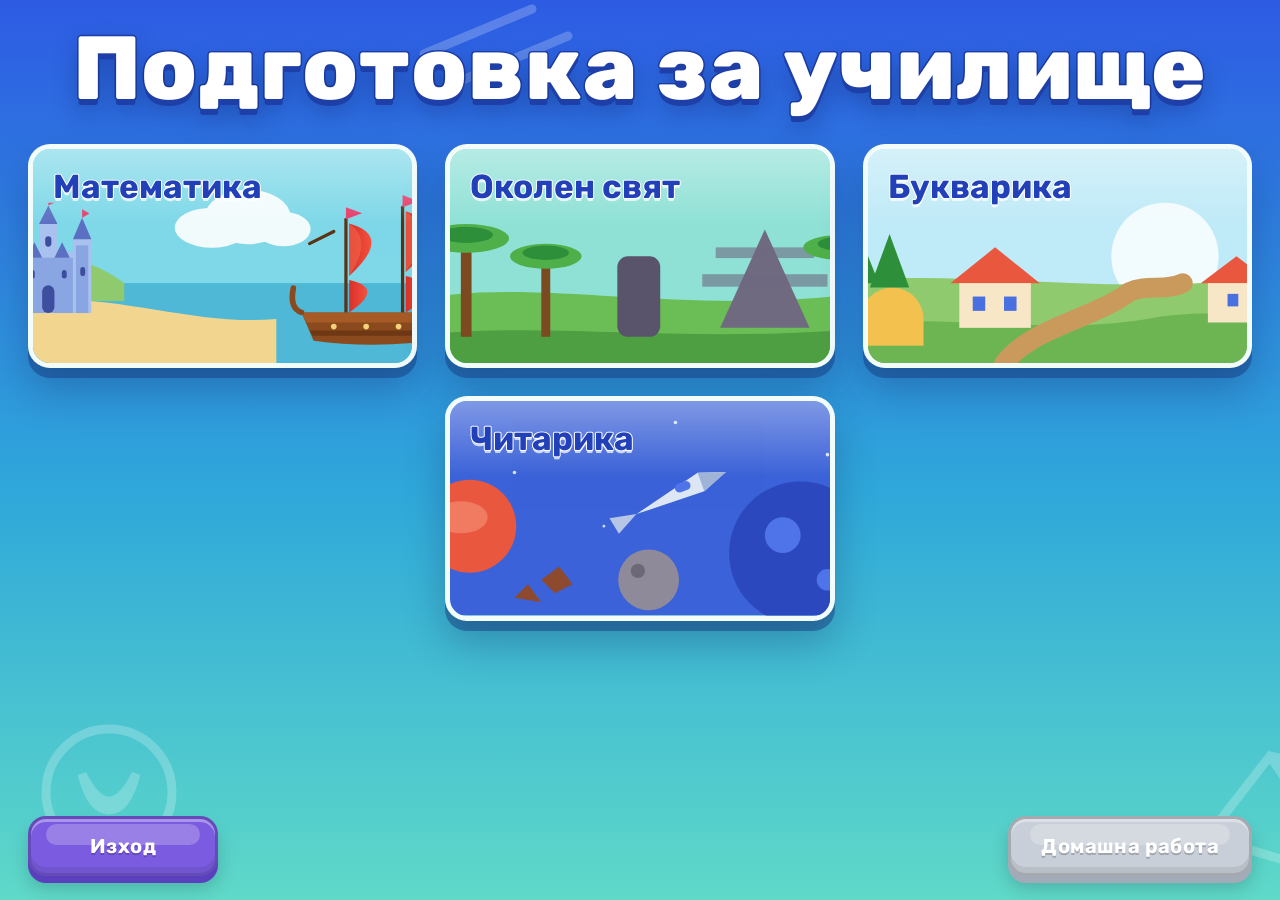
<file: index.html>
<!doctype html>
<html lang="bg">
<head>
<meta charset="utf-8">
<meta name="viewport" content="width=device-width, initial-scale=1, viewport-fit=cover">
<title>Подготовка за училище</title>
<link rel="preconnect" href="https://fonts.googleapis.com">
<link rel="stylesheet" href="https://fonts.googleapis.com/css2?family=Nunito:wght@600;700;800;900&family=Rubik:wght@500;600;700;800;900&display=swap">
<link rel="stylesheet" href="css/app.css?v=202610131936">
<link rel="stylesheet" href="css/polish.css?v=202610131936">
</head>
<body>
<div id="app" class="app">

  <!-- ЕКРАН 0: Карта на модулите -->
  <section id="screen-modules" class="screen screen-modules" hidden>
    <svg class="bg-fill" viewBox="0 0 1600 1000" preserveAspectRatio="xMidYMid slice" aria-hidden="true">
      <rect width="1600" height="1000" fill="url(#g-modules)"/>
      <g fill="none" stroke="#fff" stroke-opacity=".22" stroke-width="10" stroke-linecap="round">
        <path d="M1240 300 c-60 -90 60 -150 90 -70 c40 -90 150 -30 90 60 c-20 30 -70 60 -90 80 c-30 -20 -70 -50 -90 -70z"/>
        <circle cx="210" cy="880" r="70"/><path d="M180 860 q30 60 60 0 q-10 40 -30 40 q-20 0 -30 -40z"/>
        <path d="M1430 930 l70 -90 l90 20 l-60 100z M1500 840 l40 60"/>
        <path d="M560 60 l120 -50 M600 90 l120 -50"/>
      </g>
    </svg>
    <header class="module-head"><h1 class="title-outline">Подготовка за училище</h1></header>
    <div class="modules">
      <button class="module-card" data-module="mathematics">
        <span class="module-name">Математика</span>
        <svg viewBox="0 0 520 240" preserveAspectRatio="xMidYMax slice" aria-hidden="true"><use href="#scene-math-mini"/></svg>
      </button>
      <button class="module-card" data-module="theWorld">
        <span class="module-name">Околен свят</span>
        <svg viewBox="0 0 520 240" preserveAspectRatio="xMidYMax slice" aria-hidden="true"><use href="#scene-world-mini"/></svg>
      </button>
      <button class="module-card" data-module="bukvarica">
        <span class="module-name">Букварика</span>
        <svg viewBox="0 0 520 240" preserveAspectRatio="xMidYMax slice" aria-hidden="true"><use href="#scene-village-mini"/></svg>
      </button>
      <button class="module-card" data-module="readica">
        <span class="module-name">Читарика</span>
        <svg viewBox="0 0 520 240" preserveAspectRatio="xMidYMax slice" aria-hidden="true"><use href="#scene-space-mini"/></svg>
      </button>
    </div>
    <footer class="foot-bar">
      <button class="gbtn gbtn-purple" id="btn-exit-modules">Изход</button>
      <button class="gbtn gbtn-grey" id="btn-homework">Домашна работа</button>
    </footer>
  </section>

  <!-- ЕКРАН 1: Карта на игрите в Математика -->
  <section id="screen-map" class="screen screen-map" hidden>
    <svg class="bg-fill" viewBox="0 0 1600 1000" preserveAspectRatio="xMidYMid slice" aria-hidden="true"><use href="#scene-pirate"/></svg>
    <header class="plank-head"><h1 class="plank">Математика</h1></header>
    <div class="islands" id="islands" role="list" aria-label="Игри"></div>
    <footer class="foot-bar foot-left">
      <button class="gbtn gbtn-purple" data-go="modules">Изход</button>
    </footer>
  </section>

  <!-- ЕКРАН 1б: Букварика — селце с къщички -->
  <section id="screen-bmap" class="screen screen-bmap" hidden>
    <svg class="bg-fill" viewBox="0 0 1600 1000" preserveAspectRatio="xMidYMid slice" aria-hidden="true"><use href="#scene-village"/></svg>
    <header class="plank-head"><h1 class="plank">Букварика</h1></header>
    <div class="village" id="houses" role="list" aria-label="Игри"></div>
    <footer class="foot-bar foot-left">
      <button class="gbtn gbtn-purple" data-go="modules">Изход</button>
    </footer>
  </section>

  <!-- ЕКРАН 1в: Читарика — планети в космоса -->
  <section id="screen-rmap" class="screen screen-rmap" hidden>
    <svg class="bg-fill" viewBox="0 0 1600 1000" preserveAspectRatio="xMidYMid slice" aria-hidden="true"><use href="#scene-space"/></svg>
    <header class="plank-head"><h1 class="plank">Читарика</h1></header>
    <div class="planets" id="planets" role="list" aria-label="Игри"></div>
    <footer class="foot-bar foot-left"><button class="gbtn gbtn-purple" data-go="modules">Изход</button></footer>
  </section>
  <!-- ЕКРАН 1г: Околен свят — палатки в парка -->
  <section id="screen-wmap" class="screen screen-wmap" hidden>
    <svg class="bg-fill" viewBox="0 0 1600 1000" preserveAspectRatio="xMidYMid slice" aria-hidden="true"><use href="#scene-nature"/></svg>
    <header class="plank-head"><h1 class="plank">Околен свят</h1></header>
    <div class="booths" id="booths" role="list" aria-label="Игри"></div>
    <footer class="foot-bar foot-left"><button class="gbtn gbtn-purple" data-go="modules">Изход</button></footer>
  </section>

  <!-- ЕКРАН 2: Настройки върху свитък -->
  <section id="screen-settings" class="screen screen-settings" hidden>
    <svg class="bg-fill" viewBox="0 0 1600 1000" preserveAspectRatio="xMidYMid slice" aria-hidden="true"><use class="bg-theme" href="#scene-pirate" data-buk="#scene-village" data-read="#scene-space" data-world="#scene-nature"/></svg>
    <header class="plank-head"><h1 class="plank plank-wide" id="settings-title">Подводно царство</h1><div class="plank plank-sub">Настройки</div></header>
    <form id="settings-form" class="scroll-wrap" autocomplete="off">
      <svg class="scroll-art" viewBox="0 0 1200 720" preserveAspectRatio="none" aria-hidden="true"><use href="#parchment"/></svg>
      <button type="button" class="info-dot" id="btn-info" aria-label="Какво означават настройките">i</button>
      <div class="cards" id="cards"></div>
      <div class="info-panel" id="info-panel" hidden></div>
    </form>
    <footer class="foot-bar foot-split">
      <button class="gbtn gbtn-purple" data-go="map">Изход</button>
      <button class="gbtn gbtn-green" id="btn-settings-start" type="button">Старт</button>
    </footer>
  </section>

  <!-- ЕКРАН 3: Инструкция и трудност -->
  <section id="screen-intro" class="screen screen-intro" hidden>
    <svg class="bg-fill" viewBox="0 0 1600 1000" preserveAspectRatio="xMidYMid slice" aria-hidden="true"><use class="bg-theme" href="#scene-pirate" data-buk="#scene-village" data-read="#scene-space" data-world="#scene-nature"/></svg>
    <header class="plank-head"><h1 class="plank plank-wide" id="intro-title">Подводно царство</h1><div class="plank plank-sub" id="intro-level">Ниво 1</div></header>
    <div class="intro-panel">
      <div class="intro-left">
        <svg viewBox="0 0 220 180" class="intro-art" aria-hidden="true"><use class="bg-theme" href="#art-bubble-fish" data-buk="#art-letters" data-read="#art-rocket" data-world="#art-leaf"/></svg>
        <p class="task" id="intro-task">Побързай да хванеш балона с верния отговор.</p>
        <button class="gbtn gbtn-sky gbtn-sm" id="btn-speak" type="button">
          <svg viewBox="0 0 24 24" width="22" height="22" aria-hidden="true"><path d="M4 9v6h4l5 4V5L8 9H4z" fill="currentColor"/><path d="M16 8.5a5 5 0 010 7M18.5 6a8.5 8.5 0 010 12" fill="none" stroke="currentColor" stroke-width="2" stroke-linecap="round"/></svg>
          Чуй задачата
        </button>
        <p class="params-line" id="intro-params"></p>
      </div>
      <div class="tiers" role="radiogroup" aria-label="Колко грешки са позволени">
        <label class="tier"><input type="radio" name="tier" value="0"><span class="tier-card"><span class="hearts" data-n="0"></span><b>Не допускай грешки</b></span></label>
        <label class="tier"><input type="radio" name="tier" value="1" checked><span class="tier-card"><span class="hearts" data-n="1"></span><b>Имаш право на 1 грешка</b></span></label>
        <label class="tier"><input type="radio" name="tier" value="2"><span class="tier-card"><span class="hearts" data-n="2"></span><b>Имаш право на 2 грешки</b></span></label>
      </div>
    </div>
    <footer class="foot-bar foot-split">
      <button class="gbtn gbtn-purple" data-go="map">Изход</button>
      <button class="gbtn gbtn-grey" data-go="settings">Настройки</button>
      <button class="gbtn gbtn-green" id="btn-start">Старт</button>
    </footer>
  </section>

  <!-- ЕКРАН 4: Играта -->
  <section id="screen-game" class="screen screen-game" hidden>
    <svg class="bg-fill" viewBox="0 0 1600 1000" preserveAspectRatio="xMidYMid slice" aria-hidden="true"><use class="bg-theme" href="#scene-sunset" data-buk="#scene-village" data-read="#scene-space" data-world="#scene-nature"/></svg>
    <header class="plank-head"><h1 class="plank plank-wide" id="game-title">Подводно царство</h1></header>
    <div class="frame">
      <div class="stage" id="stage">
        <div class="arena" id="arena"></div>
        <div class="hud">
          <div class="hud-pill hud-clock"><svg viewBox="0 0 24 24" aria-hidden="true"><circle cx="12" cy="12" r="9" fill="#fff" stroke="#6F5FD3" stroke-width="2"/><path d="M12 7v5l3 2" fill="none" stroke="#6F5FD3" stroke-width="2" stroke-linecap="round"/></svg><span id="timer">0:00</span></div>
          <div class="hud-pill hud-example" id="example" aria-live="polite"></div>
          <div class="hud-right">
            <button type="button" class="hud-sound" id="btn-sound" aria-label="Изключи звука"><svg viewBox="0 0 24 24" aria-hidden="true"><path d="M4 9v6h4l5 4V5L8 9H4z" fill="currentColor"/><path class="waves" d="M16 8.5a5 5 0 010 7M18.5 6a8.5 8.5 0 010 12" fill="none" stroke="currentColor" stroke-width="2" stroke-linecap="round"/><path class="mute" d="M16 9l6 6M22 9l-6 6" fill="none" stroke="currentColor" stroke-width="2.4" stroke-linecap="round"/></svg></button>
            <div class="lives" id="lives" aria-label="Оставащи грешки"></div>
            <div class="hud-pill hud-score"><span id="score">0</span><svg viewBox="0 0 24 24" aria-hidden="true"><path d="M12 2.5l2.9 6 6.6.9-4.8 4.6 1.2 6.5L12 17.4 6.1 20.5l1.2-6.5L2.5 9.4l6.6-.9z" fill="#7B5CE0"/></svg></div>
          </div>
        </div>
        <ol id="progress" class="progress" aria-label="Напредък"></ol>
        <div id="feedback" class="feedback" aria-live="assertive"></div>
      </div>
    </div>
    <footer class="foot-bar foot-split">
      <button class="gbtn gbtn-purple" id="btn-exit-game">Изход</button>
      <button class="gbtn gbtn-grey" id="btn-game-settings">Настройки</button>
    </footer>
  </section>

  <!-- ЕКРАН 5: Резултат -->
  <section id="screen-result" class="screen screen-result" hidden>
    <svg class="bg-fill" viewBox="0 0 1600 1000" preserveAspectRatio="xMidYMid slice" aria-hidden="true"><use href="#scene-pirate"/></svg>
    <header class="plank-head"><h1 class="plank plank-wide" id="result-title">Браво, Мила!</h1></header>
    <div class="result-scroll">
      <svg class="scroll-art" viewBox="0 0 1200 720" preserveAspectRatio="none" aria-hidden="true"><use href="#parchment"/></svg>
      <div class="result-inner">
        <div class="result-stars" id="result-stars" aria-label="Оценка"></div>
        <p class="result-sub" id="result-sub"></p>
        <p class="rest-note" id="rest-note" hidden></p>
        <dl class="result-stats">
          <div><dt>Верни</dt><dd id="r-correct">0</dd></div>
          <div><dt>Грешки</dt><dd id="r-wrong">0</dd></div>
          <div><dt>Време</dt><dd id="r-time">0:00</dd></div>
          <div><dt>Серия</dt><dd id="r-streak">0</dd></div>
        </dl>
        <details class="parent-box">
          <summary>Какво ще види родителят</summary>
          <div class="parent-grid">
            <div><span class="k">Умение</span><span class="v" id="p-skill">Събиране до 6</span></div>
            <div><span class="k">Точност</span><span class="v" id="p-acc">—</span></div>
            <div><span class="k">Средно време за отговор</span><span class="v" id="p-rt">—</span></div>
            <div><span class="k">Затруднили примери</span><span class="v" id="p-hard">—</span></div>
          </div>
        </details>
      </div>
    </div>
    <footer class="foot-bar foot-split">
      <button class="gbtn gbtn-purple" data-go="map">Към картата</button>
      <button class="gbtn gbtn-grey" data-go="parent">Прогрес</button>
      <button class="gbtn gbtn-green" id="btn-again">Играй пак</button>
    </footer>
  </section>

  <!-- ЕКРАН 6: Прогрес за родителя -->
  <section id="screen-parent" class="screen screen-parent" hidden>
    <header class="topbar-plain">
      <button class="gbtn gbtn-purple gbtn-sm" data-go="map">Назад</button>
      <h1>Мила, прогрес</h1>
      <span class="topbar-note">Изглед за родителя</span>
    </header>
    <div class="parent-body">
      <div class="skill-list" id="skill-list"></div>
      <h2>Последни сесии</h2>
      <table class="sessions" id="sessions"><thead><tr><th>Кога</th><th>Игра</th><th>Ниво</th><th>Верни</th><th>Грешки</th><th>Време</th></tr></thead><tbody></tbody></table>
      <p class="hint">Данните са локални, в този браузър. В реалната платформа ще стоят в общата база и ще захранват отчета на учителя и CRM.</p>
    </div>
  </section>

  <!-- ===================== ГРАФИКА (SVG символи) ===================== -->
  <svg width="0" height="0" style="position:absolute" aria-hidden="true">
    <defs>
      <linearGradient id="g-modules" x1="0" y1="0" x2="0" y2="1"><stop offset="0" stop-color="#2D5BE3"/><stop offset=".55" stop-color="#2FA8DA"/><stop offset="1" stop-color="#5FD9C8"/></linearGradient>
      <linearGradient id="g-space" x1="0" y1="0" x2="0" y2="1"><stop offset="0" stop-color="#1B1F5E"/><stop offset="1" stop-color="#3B4CC0"/></linearGradient>
      <linearGradient id="g-sky" x1="0" y1="0" x2="0" y2="1"><stop offset="0" stop-color="#8ED4F4"/><stop offset="1" stop-color="#DFF4FC"/></linearGradient>
      <linearGradient id="g-sea" x1="0" y1="0" x2="0" y2="1"><stop offset="0" stop-color="#5FD0DE"/><stop offset="1" stop-color="#2A9EC6"/></linearGradient>
      <linearGradient id="g-sand" x1="0" y1="0" x2="0" y2="1"><stop offset="0" stop-color="#F7DE9A"/><stop offset="1" stop-color="#E9C46A"/></linearGradient>
      <linearGradient id="g-water" x1="0" y1="0" x2="0" y2="1"><stop offset="0" stop-color="#8FDCF4"/><stop offset=".55" stop-color="#4FB4E6"/><stop offset="1" stop-color="#3A9AD3"/></linearGradient>
      <linearGradient id="g-sunset" x1="0" y1="0" x2="0" y2="1"><stop offset="0" stop-color="#B7A4F2"/><stop offset=".5" stop-color="#F3C7A0"/><stop offset="1" stop-color="#F9DD9B"/></linearGradient>
      <linearGradient id="g-parch" x1="0" y1="0" x2="0" y2="1"><stop offset="0" stop-color="#F5C57C"/><stop offset="1" stop-color="#E29A55"/></linearGradient>
      <linearGradient id="g-card" x1="0" y1="0" x2="0" y2="1"><stop offset="0" stop-color="#4FB5F0"/><stop offset="1" stop-color="#8ED6F7"/></linearGradient>
      <linearGradient id="g-sail" x1="0" y1="0" x2="1" y2="0"><stop offset="0" stop-color="#D9302A"/><stop offset="1" stop-color="#F4523E"/></linearGradient>
      <radialGradient id="g-bubble" cx=".35" cy=".3" r=".8"><stop offset="0" stop-color="#FFFFFF" stop-opacity=".95"/><stop offset=".7" stop-color="#E4F5FF" stop-opacity=".85"/><stop offset="1" stop-color="#BFE6FA" stop-opacity=".9"/></radialGradient>
      <filter id="soft"><feGaussianBlur stdDeviation="6"/></filter>
      <filter id="grain" x="0" y="0" width="100%" height="100%"><feTurbulence type="fractalNoise" baseFrequency=".9" numOctaves="2" seed="4" result="n"/><feColorMatrix type="saturate" values="0"/><feComponentTransfer><feFuncA type="table" tableValues="0 .10"/></feComponentTransfer><feComposite in2="SourceGraphic" operator="in"/><feBlend in="SourceGraphic" mode="multiply"/></filter>
      <filter id="paper" x="0" y="0" width="100%" height="100%"><feTurbulence type="fractalNoise" baseFrequency=".035" numOctaves="4" seed="9"/><feColorMatrix values="0 0 0 0 .55  0 0 0 0 .32  0 0 0 0 .12  0 0 0 .22 0"/><feComposite in2="SourceGraphic" operator="in"/><feBlend in="SourceGraphic" mode="multiply"/></filter>
      <filter id="blur6"><feGaussianBlur stdDeviation="6"/></filter>
      <filter id="blur14"><feGaussianBlur stdDeviation="14"/></filter>
      <radialGradient id="g-sun" cx=".5" cy=".5" r=".5"><stop offset="0" stop-color="#FFF7D6"/><stop offset=".35" stop-color="#FFE9A8" stop-opacity=".9"/><stop offset="1" stop-color="#FFE9A8" stop-opacity="0"/></radialGradient>
      <radialGradient id="g-glow" cx=".5" cy="0" r=".9"><stop offset="0" stop-color="#FFFFFF" stop-opacity=".75"/><stop offset="1" stop-color="#FFFFFF" stop-opacity="0"/></radialGradient>
      <linearGradient id="g-ray" x1="0" y1="0" x2="0" y2="1"><stop offset="0" stop-color="#FFFFFF" stop-opacity=".55"/><stop offset="1" stop-color="#FFFFFF" stop-opacity="0"/></linearGradient>
      <linearGradient id="g-deep" x1="0" y1="0" x2="0" y2="1"><stop offset="0" stop-color="#7FD6F2"/><stop offset=".45" stop-color="#3FA8DE"/><stop offset="1" stop-color="#2A7FC0"/></linearGradient>
      <linearGradient id="g-sand2" x1="0" y1="0" x2="0" y2="1"><stop offset="0" stop-color="#F8E1A6"/><stop offset="1" stop-color="#E4B866"/></linearGradient>
      <linearGradient id="g-sand3" x1="0" y1="0" x2="0" y2="1"><stop offset="0" stop-color="#EFCB7D"/><stop offset="1" stop-color="#D9A553"/></linearGradient>
      <linearGradient id="g-sea2" x1="0" y1="0" x2="0" y2="1"><stop offset="0" stop-color="#7EE0E6"/><stop offset=".4" stop-color="#41BAD8"/><stop offset="1" stop-color="#2489BF"/></linearGradient>
      <linearGradient id="g-hill" x1="0" y1="0" x2="0" y2="1"><stop offset="0" stop-color="#A6DB7E"/><stop offset="1" stop-color="#6FB552"/></linearGradient>
      <linearGradient id="g-parch2" x1="0" y1="0" x2="0" y2="1"><stop offset="0" stop-color="#FBE3B4"/><stop offset=".55" stop-color="#F3C98A"/><stop offset="1" stop-color="#E6A962"/></linearGradient>
      <linearGradient id="g-roll" x1="0" y1="0" x2="1" y2="0"><stop offset="0" stop-color="#C77D3E"/><stop offset=".35" stop-color="#F6CD8D"/><stop offset=".6" stop-color="#EDB673"/><stop offset="1" stop-color="#B86E33"/></linearGradient>
    </defs>

    <!-- облак -->
    <symbol id="cloud" viewBox="0 0 200 90"><g fill="#fff"><ellipse cx="60" cy="60" rx="52" ry="28"/><ellipse cx="110" cy="45" rx="60" ry="38"/><ellipse cx="160" cy="62" rx="38" ry="24"/></g></symbol>

    <!-- замък -->
    <symbol id="castle" viewBox="0 0 320 360">
      <g fill="#A9C1EE"><rect x="60" y="150" width="200" height="200" rx="6"/><rect x="20" y="110" width="60" height="240"/><rect x="240" y="110" width="60" height="240"/><rect x="130" y="60" width="60" height="120"/></g>
      <g fill="#8AA6E2"><rect x="80" y="170" width="160" height="180"/><rect x="30" y="130" width="40" height="220"/><rect x="250" y="130" width="40" height="220"/></g>
      <g fill="#5C6FC2"><polygon points="20,110 50,40 80,110"/><polygon points="240,110 270,40 300,110"/><polygon points="130,60 160,0 190,60"/><polygon points="90,170 115,120 140,170"/><polygon points="180,170 205,120 230,170"/></g>
      <g fill="#E63E6C"><polygon points="50,40 50,12 74,26"/><polygon points="270,40 270,12 294,26"/><polygon points="160,0 160,-24 186,-12"/></g>
      <g fill="#3E4E9E"><rect x="140" y="260" width="40" height="90" rx="20"/><rect x="40" y="200" width="16" height="30" rx="8"/><rect x="264" y="200" width="16" height="30" rx="8"/><rect x="150" y="100" width="20" height="34" rx="10"/><rect x="100" y="210" width="16" height="28" rx="8"/><rect x="204" y="210" width="16" height="28" rx="8"/></g>
    </symbol>

    <!-- пиратски кораб -->
    <symbol id="ship" viewBox="0 0 420 380">
      <g stroke="#5A3416" stroke-width="8" stroke-linecap="round"><line x1="150" y1="60" x2="150" y2="300"/><line x1="290" y1="30" x2="290" y2="300"/><line x1="60" y1="120" x2="120" y2="90"/></g>
      <g fill="url(#g-sail)"><path d="M158 70 q110 30 0 130 z"/><path d="M158 210 q90 20 0 80 z"/><path d="M298 40 q120 40 0 150 z"/><path d="M298 200 q100 25 0 90 z"/></g>
      <g fill="#F26B4E" opacity=".55"><path d="M158 70 q60 40 0 130 z"/><path d="M298 40 q70 55 0 150 z"/></g>
      <g fill="#E63E6C"><polygon points="150,60 150,30 190,45"/><polygon points="290,30 290,0 330,15"/></g>
      <path d="M40 290 L400 290 L370 360 Q210 380 70 360 Z" fill="#8B4A1E"/>
      <path d="M40 290 L400 290 L390 315 L52 315 Z" fill="#A65A26"/>
      <path d="M60 335 L385 335 L378 348 L68 348 Z" fill="#6E3814"/>
      <g fill="#F3D27A"><circle cx="120" cy="325" r="7"/><circle cx="200" cy="325" r="7"/><circle cx="280" cy="325" r="7"/><circle cx="350" cy="325" r="7"/></g>
      <path d="M40 290 q-30 -10 -20 -60" fill="none" stroke="#8B4A1E" stroke-width="14" stroke-linecap="round"/>
    </symbol>

    <!-- пиратска сцена (карта, настройки, резултат) -->
    <symbol id="scene-pirate" viewBox="0 0 1600 1000">
      <rect width="1600" height="1000" fill="url(#g-sky)"/>
      <circle cx="1180" cy="140" r="260" fill="url(#g-sun)"/>
      <g opacity=".95"><use href="#cloud" x="120" y="60" width="300" height="135"><animateTransform attributeName="transform" type="translate" values="0 0; 60 0; 0 0" dur="38s" repeatCount="indefinite"/></use></g>
      <g><use href="#cloud" x="880" y="30" width="420" height="190" opacity=".95"><animateTransform attributeName="transform" type="translate" values="0 0; -70 0; 0 0" dur="46s" repeatCount="indefinite"/></use></g>
      <use href="#cloud" x="1320" y="190" width="240" height="108" opacity=".75"><animateTransform attributeName="transform" type="translate" values="0 0; -40 6; 0 0" dur="30s" repeatCount="indefinite"/></use>
      <use href="#cloud" x="520" y="160" width="200" height="90" opacity=".6"><animateTransform attributeName="transform" type="translate" values="0 0; 50 0; 0 0" dur="34s" repeatCount="indefinite"/></use>
      <path d="M700 560 C820 500 900 520 980 560 Z" fill="#9CC9DD" opacity=".7"/>
      <rect y="556" width="1600" height="444" fill="url(#g-sea2)"/>
      <rect y="556" width="1600" height="6" fill="#fff" opacity=".55"/>
      <g fill="none" stroke="#fff" stroke-linecap="round" opacity=".45" stroke-width="4">
        <path d="M560 640 q30 -10 60 0 t60 0"><animateTransform attributeName="transform" type="translate" values="0 0; 30 0; 0 0" dur="6s" repeatCount="indefinite"/></path>
        <path d="M900 700 q30 -10 60 0 t60 0 t60 0"><animateTransform attributeName="transform" type="translate" values="0 0; -30 0; 0 0" dur="7s" repeatCount="indefinite"/></path>
        <path d="M700 800 q30 -10 60 0 t60 0"><animateTransform attributeName="transform" type="translate" values="0 0; 24 0; 0 0" dur="5s" repeatCount="indefinite"/></path>
        <path d="M1150 880 q30 -10 60 0 t60 0"><animateTransform attributeName="transform" type="translate" values="0 0; -20 0; 0 0" dur="6.5s" repeatCount="indefinite"/></path>
      </g>
      <path d="M0 560 C120 470 300 480 420 520 C520 560 620 600 700 640 L0 640 Z" fill="url(#g-hill)"/>
      <path d="M0 540 C80 500 160 500 220 520 L220 560 L0 560 Z" fill="#8BCB63" opacity=".8"/>
      <path d="M0 612 C200 552 420 592 620 652 C760 692 900 752 1000 812 L1000 1000 L0 1000 Z" fill="#FFFFFF" opacity=".5"/>
      <path d="M0 620 C200 560 420 600 620 660 C760 700 900 760 1000 820 L1000 1000 L0 1000 Z" fill="url(#g-sand2)" filter="url(#grain)"/>
      <path d="M0 740 C180 700 360 730 520 780 C640 816 720 870 760 1000 L0 1000 Z" fill="url(#g-sand3)" opacity=".7"/>
      <use href="#castle" x="0" y="220" width="330" height="370"/>
      <ellipse cx="1440" cy="775" rx="190" ry="16" fill="#1C6E9E" opacity=".35"/>
      <g><use href="#ship" x="1250" y="420" width="380" height="345"/><animateTransform attributeName="transform" type="rotate" values="-1.2 1440 760; 1.2 1440 760; -1.2 1440 760" dur="5s" repeatCount="indefinite"/></g>
      <g fill="#C9884F"><polygon points="1090,930 1130,860 1180,940"/><polygon points="1160,960 1200,900 1250,970"/><polygon points="80,900 110,860 140,905"/></g>
      <g fill="#A96A3C"><polygon points="1100,930 1130,875 1150,935"/><polygon points="1500,860 1530,820 1560,865"/><polygon points="1180,955 1200,915 1210,960"/></g>
      <g fill="#fff" opacity=".4"><ellipse cx="1140" cy="945" rx="80" ry="8"/><ellipse cx="1530" cy="870" rx="60" ry="6"/></g>
      <g fill="#fff" opacity=".9"><path d="M300 180 q10 -8 20 0 q10 -8 20 0" fill="none" stroke="#3E4E6E" stroke-width="3" stroke-linecap="round"><animateTransform attributeName="transform" type="translate" values="0 0; 120 -20; 240 0" dur="18s" repeatCount="indefinite"/></path><path d="M360 210 q8 -6 16 0 q8 -6 16 0" fill="none" stroke="#3E4E6E" stroke-width="3" stroke-linecap="round"><animateTransform attributeName="transform" type="translate" values="0 0; 110 -14; 220 4" dur="18s" repeatCount="indefinite"/></path></g>
    </symbol>

    <!-- залез (фон около играта) -->
    <symbol id="scene-sunset" viewBox="0 0 1600 1000">
      <rect width="1600" height="1000" fill="url(#g-sunset)"/>
      <use href="#cloud" x="60" y="80" width="360" height="160" opacity=".5"/>
      <use href="#cloud" x="1100" y="120" width="400" height="180" opacity=".45"/>
      <rect y="820" width="1600" height="180" fill="#5DC3DA"/>
      <path d="M0 860 C300 800 600 880 900 850 C1150 830 1400 900 1600 860 L1600 1000 L0 1000 Z" fill="#F0CE7D"/>
      <use href="#ship" x="1320" y="600" width="300" height="270" opacity=".9"/>
    </symbol>

    <!-- подводна сцена (вътре в рамката) -->
    <symbol id="scene-underwater" viewBox="0 0 1200 760">
      <rect width="1200" height="760" fill="url(#g-deep)"/>
      <ellipse cx="600" cy="0" rx="700" ry="260" fill="url(#g-glow)"/>
      <g fill="url(#g-ray)">
        <polygon points="470,0 560,0 470,700 300,700"><animate attributeName="opacity" values=".55;.9;.55" dur="6s" repeatCount="indefinite"/></polygon>
        <polygon points="600,0 660,0 780,700 640,700"><animate attributeName="opacity" values=".8;.4;.8" dur="7s" repeatCount="indefinite"/></polygon>
        <polygon points="700,0 740,0 950,700 860,700"><animate attributeName="opacity" values=".5;.85;.5" dur="5s" repeatCount="indefinite"/></polygon>
        <polygon points="380,0 410,0 190,700 110,700"><animate attributeName="opacity" values=".6;.3;.6" dur="8s" repeatCount="indefinite"/></polygon>
      </g>
      <g fill="#2B78B3" opacity=".45">
        <g><path d="M0 0 l26 -11 l-7 11 l7 11 z" transform="translate(150 300)"/><path d="M0 0 l26 -11 l-7 11 l7 11 z" transform="translate(190 322)"/><path d="M0 0 l26 -11 l-7 11 l7 11 z" transform="translate(140 350)"/><path d="M0 0 l26 -11 l-7 11 l7 11 z" transform="translate(205 290)"/><animateTransform attributeName="transform" type="translate" values="0 0; 80 -12; 0 0" dur="20s" repeatCount="indefinite"/></g>
        <g><path d="M0 0 l-26 -11 l7 11 l-7 11 z" transform="translate(1020 250)"/><path d="M0 0 l-26 -11 l7 11 l-7 11 z" transform="translate(1060 276)"/><path d="M0 0 l-26 -11 l7 11 l-7 11 z" transform="translate(1000 300)"/><animateTransform attributeName="transform" type="translate" values="0 0; -90 10; 0 0" dur="24s" repeatCount="indefinite"/></g>
      </g>
      <g fill="#fff" opacity=".55">
        <circle cx="120" cy="700" r="6"><animate attributeName="cy" values="720;-20" dur="9s" repeatCount="indefinite"/></circle>
        <circle cx="140" cy="700" r="3.5"><animate attributeName="cy" values="720;-20" dur="7s" begin="2s" repeatCount="indefinite"/></circle>
        <circle cx="1080" cy="700" r="5"><animate attributeName="cy" values="720;-20" dur="10s" begin="1s" repeatCount="indefinite"/></circle>
        <circle cx="1100" cy="700" r="3"><animate attributeName="cy" values="720;-20" dur="8s" begin="4s" repeatCount="indefinite"/></circle>
        <circle cx="620" cy="700" r="4"><animate attributeName="cy" values="720;-20" dur="11s" begin="3s" repeatCount="indefinite"/></circle>
        <circle cx="880" cy="700" r="3"><animate attributeName="cy" values="720;-20" dur="9.5s" begin="5s" repeatCount="indefinite"/></circle>
      </g>
      <path d="M0 520 C200 470 380 530 560 510 C760 490 900 550 1200 505 L1200 760 L0 760 Z" fill="#8FCBE0" opacity=".6"/>
      <path d="M0 560 C200 500 380 560 560 540 C760 520 900 580 1200 540 L1200 760 L0 760 Z" fill="url(#g-sand2)" filter="url(#grain)"/>
      <path d="M0 640 C220 600 420 660 640 620 C860 580 1000 660 1200 620 L1200 760 L0 760 Z" fill="url(#g-sand3)" filter="url(#grain)"/>
      <g fill="#fff" opacity=".35"><ellipse cx="600" cy="600" rx="120" ry="8"/><ellipse cx="300" cy="690" rx="90" ry="6"/><ellipse cx="950" cy="680" rx="100" ry="7"/></g>
      <g><image href="assets/img/seaweed_green_a.png" x="60" y="340" width="150" height="240"/><animateTransform attributeName="transform" type="skewX" values="-3;3;-3" dur="4.5s" begin="0s" repeatCount="indefinite" additive="sum"/></g>
      <g><image href="assets/img/seaweed_pink_a.png" x="170" y="420" width="110" height="170"/><animateTransform attributeName="transform" type="skewX" values="-3;3;-3" dur="5.5s" begin="1s" repeatCount="indefinite" additive="sum"/></g>
      <g><image href="assets/img/seaweed_green_c.png" x="980" y="340" width="150" height="240"/><animateTransform attributeName="transform" type="skewX" values="-3;3;-3" dur="5s" begin="0.5s" repeatCount="indefinite" additive="sum"/></g>
      <g><image href="assets/img/seaweed_orange_a.png" x="1080" y="430" width="110" height="160"/><animateTransform attributeName="transform" type="skewX" values="-3;3;-3" dur="4s" begin="1.5s" repeatCount="indefinite" additive="sum"/></g>
      <g><image href="assets/img/seaweed_pink_c.png" x="820" y="470" width="90" height="130"/><animateTransform attributeName="transform" type="skewX" values="-3;3;-3" dur="6s" begin="0.8s" repeatCount="indefinite" additive="sum"/></g>
      <image href="assets/img/rock_a.png" x="480" y="560" width="170" height="110"/>
      <image href="assets/img/rock_b.png" x="230" y="610" width="120" height="80"/>
      <g fill="#F26D8F"><path d="M300 690 l16 -34 l16 34 l36 8 l-28 24 l8 36 l-32 -18 l-32 18 l8 -36 l-28 -24 z"/></g>
      <g fill="#FFFFFF" opacity=".35"><path d="M316 664 l6 12 l-12 0 z"/></g>
      <g fill="#8E6BE0"><circle cx="760" cy="660" r="26"/><circle cx="795" cy="672" r="18"/><circle cx="740" cy="678" r="14"/></g>
      <g fill="#B79CF0" opacity=".7"><circle cx="752" cy="650" r="8"/><circle cx="790" cy="664" r="5"/></g>
      <g fill="#F4A26B"><path d="M920 700 a26 26 0 1 1 52 0 l-8 26 l-36 0 z"/></g>
    </symbol>

    <!-- мини сцени за картите на модулите -->
    <symbol id="scene-math-mini" viewBox="0 0 520 240">
      <rect width="520" height="240" fill="#7ED8E8"/>
      <use href="#cloud" x="200" y="40" width="160" height="72" opacity=".9"/>
      <rect y="150" width="520" height="90" fill="#4EB8D6"/>
      <path d="M0 175 C120 150 220 200 320 190 L320 240 L0 240 Z" fill="#F2D68F"/>
      <path d="M0 140 C60 110 110 120 150 150 L150 170 L0 170 Z" fill="#8FCB6E"/>
      <use href="#castle" x="10" y="60" width="110" height="130"/>
      <use href="#ship" x="330" y="50" width="190" height="175"/>
    </symbol>
    <symbol id="scene-world-mini" viewBox="0 0 520 240">
      <rect width="520" height="240" fill="#8FE1D6"/>
      <path d="M0 170 C150 140 300 190 520 160 L520 240 L0 240 Z" fill="#6BBE55"/>
      <path d="M0 210 C150 190 300 220 520 200 L520 240 L0 240 Z" fill="#4E9E42"/>
      <g fill="#6F6A80"><polygon points="350,200 400,90 450,200"/><rect x="330" y="140" width="140" height="14" opacity=".6"/><rect x="345" y="110" width="110" height="12" opacity=".6"/></g>
      <g fill="#59536B"><rect x="235" y="120" width="48" height="90" rx="12"/><rect x="243" y="140" width="10" height="8"/><rect x="266" y="140" width="10" height="8"/></g>
      <g fill="#7B4A21"><rect x="60" y="100" width="12" height="110"/><rect x="150" y="120" width="10" height="90"/><rect x="480" y="110" width="10" height="100"/></g>
      <g fill="#4FB04A"><ellipse cx="66" cy="100" rx="48" ry="16"/><ellipse cx="155" cy="120" rx="40" ry="14"/><ellipse cx="485" cy="110" rx="42" ry="14"/></g>
      <g fill="#2E8F3B"><ellipse cx="66" cy="96" rx="30" ry="9"/><ellipse cx="155" cy="116" rx="26" ry="8"/><ellipse cx="485" cy="106" rx="26" ry="8"/></g>
    </symbol>
    <symbol id="scene-village-mini" viewBox="0 0 520 240">
      <rect width="520" height="240" fill="#BFEAF7"/>
      <circle cx="380" cy="120" r="60" fill="#fff" opacity=".8"/>
      <path d="M0 150 C160 130 320 170 520 140 L520 240 L0 240 Z" fill="#8FCB6E"/>
      <path d="M0 200 C120 180 240 210 360 190 C440 176 500 190 520 200 L520 240 L0 240 Z" fill="#6DB553"/>
      <path d="M200 240 C230 200 300 190 340 160 C360 150 380 160 400 150" fill="none" stroke="#C99A5C" stroke-width="22" stroke-linecap="round"/>
      <g fill="#F2C14E"><path d="M40 190 a35 35 0 0 1 70 0 z"/><rect x="40" y="190" width="70" height="30"/></g>
      <g fill="#E9573F"><polygon points="140,150 190,110 240,150"/></g><rect x="150" y="150" width="80" height="50" fill="#F7E7C6"/>
      <g fill="#E9573F"><polygon points="420,150 460,120 500,150"/></g><rect x="428" y="150" width="64" height="44" fill="#F7E7C6"/>
      <g fill="#4A6FE0"><rect x="165" y="165" width="14" height="16"/><rect x="200" y="165" width="14" height="16"/><rect x="450" y="162" width="12" height="14"/></g>
      <g fill="#2E8F3B"><polygon points="20,150 40,100 60,150"/><polygon points="50,155 72,95 94,155"/><polygon points="480,140 500,100 520,140"/></g>
    </symbol>
    <symbol id="scene-space-mini" viewBox="0 0 520 240">
      <rect width="520" height="240" fill="#3B62D8"/>
      <g fill="#fff" opacity=".8"><circle cx="40" cy="30" r="2"/><circle cx="120" cy="80" r="2"/><circle cx="300" cy="24" r="2"/><circle cx="470" cy="60" r="2"/><circle cx="220" cy="140" r="1.5"/><circle cx="380" cy="200" r="2"/></g>
      <circle cx="70" cy="140" r="52" fill="#E9573F"/><ellipse cx="60" cy="130" rx="30" ry="18" fill="#F58B6E" opacity=".7"/>
      <circle cx="440" cy="170" r="80" fill="#2C48BF"/><circle cx="420" cy="150" r="20" fill="#4F73E8"/><circle cx="470" cy="200" r="12" fill="#4F73E8"/>
      <circle cx="270" cy="200" r="34" fill="#8E8A9A"/><circle cx="258" cy="190" r="8" fill="#6C6878"/>
      <g transform="rotate(-20 300 100)"><path d="M250 110 L330 90 L360 100 L330 112 Z" fill="#DCE6F5"/><path d="M330 90 L360 100 L330 112 Z" fill="#9FB3D6"/><rect x="300" y="94" width="18" height="10" rx="5" fill="#4F73E8"/><path d="M250 110 l-30 -6 l4 20 z" fill="#B7C6E6"/></g>
      <g fill="#8E4A2E"><polygon points="150,200 170,185 185,205 165,215"/><polygon points="120,220 135,205 150,225"/></g>
    </symbol>

    <!-- свитък / пергамент -->
        <!-- Палуба на кораба (сцена за Умни везни) -->
    <symbol id="scene-deck" viewBox="0 0 1200 760">
      <defs>
        <linearGradient id="g-sky2" x1="0" y1="0" x2="0" y2="1"><stop offset="0" stop-color="#7CCBEE"/><stop offset="1" stop-color="#D6F0FA"/></linearGradient>
        <linearGradient id="g-sea3" x1="0" y1="0" x2="0" y2="1"><stop offset="0" stop-color="#3FB9D6"/><stop offset="1" stop-color="#7FE0DE"/></linearGradient>
        <linearGradient id="g-plank" x1="0" y1="0" x2="0" y2="1"><stop offset="0" stop-color="#C79A64"/><stop offset=".5" stop-color="#B98A55"/><stop offset="1" stop-color="#A67746"/></linearGradient>
        <linearGradient id="g-plank2" x1="0" y1="0" x2="0" y2="1"><stop offset="0" stop-color="#B58553"/><stop offset="1" stop-color="#9C6D3F"/></linearGradient>
        <linearGradient id="g-post" x1="0" y1="0" x2="1" y2="0"><stop offset="0" stop-color="#B98A55"/><stop offset=".5" stop-color="#E2BE8C"/><stop offset="1" stop-color="#A57343"/></linearGradient>
        <linearGradient id="g-crate" x1="0" y1="0" x2="0" y2="1"><stop offset="0" stop-color="#E8C48F"/><stop offset="1" stop-color="#C79A64"/></linearGradient>
        <linearGradient id="g-tray" x1="0" y1="0" x2="0" y2="1"><stop offset="0" stop-color="#D9B98A"/><stop offset="1" stop-color="#B8925E"/></linearGradient>
      </defs>
      <rect width="1200" height="760" fill="url(#g-sky2)"/>
      <g fill="#fff" opacity=".9"><ellipse cx="200" cy="120" rx="90" ry="30"/><ellipse cx="250" cy="100" rx="70" ry="36"/><ellipse cx="300" cy="125" rx="80" ry="26"/><ellipse cx="900" cy="90" rx="100" ry="30"/><ellipse cx="960" cy="70" rx="70" ry="34"/><ellipse cx="1010" cy="95" rx="80" ry="26"/><ellipse cx="620" cy="170" rx="60" ry="18"/></g>
      <rect y="300" width="1200" height="180" fill="url(#g-sea3)"/>
      <g fill="#fff" opacity=".35"><ellipse cx="300" cy="360" rx="120" ry="6"/><ellipse cx="800" cy="400" rx="160" ry="7"/><ellipse cx="1050" cy="340" rx="90" ry="5"/></g>
      <rect y="300" width="1200" height="4" fill="#fff" opacity=".6"/>
      <rect x="0" y="288" width="1200" height="22" rx="6" fill="url(#g-plank)"/>
      <rect x="0" y="420" width="1200" height="16" rx="5" fill="url(#g-plank2)"/>
      <g fill="url(#g-post)"><rect x="70" y="300" width="22" height="150"/><rect x="230" y="300" width="22" height="150"/><rect x="390" y="300" width="22" height="150"/><rect x="550" y="300" width="22" height="150"/><rect x="710" y="300" width="22" height="150"/><rect x="870" y="300" width="22" height="150"/><rect x="1030" y="300" width="22" height="150"/><rect x="1150" y="300" width="22" height="150"/></g>
      <rect y="450" width="1200" height="310" fill="url(#g-plank)"/>
      <g stroke="#8E6438" stroke-width="3" opacity=".7"><line x1="0" y1="510" x2="1200" y2="510"/><line x1="0" y1="580" x2="1200" y2="580"/><line x1="0" y1="650" x2="1200" y2="650"/><line x1="0" y1="720" x2="1200" y2="720"/></g>
      <g stroke="#8E6438" stroke-width="2" opacity=".5"><line x1="300" y1="450" x2="300" y2="510"/><line x1="900" y1="450" x2="900" y2="510"/><line x1="120" y1="510" x2="120" y2="580"/><line x1="600" y1="510" x2="600" y2="580"/><line x1="1080" y1="510" x2="1080" y2="580"/><line x1="420" y1="580" x2="420" y2="650"/><line x1="820" y1="580" x2="820" y2="650"/></g>
      <g fill="#7A5230" opacity=".5"><circle cx="150" cy="480" r="3"/><circle cx="450" cy="545" r="3"/><circle cx="760" cy="545" r="3"/><circle cx="1000" cy="615" r="3"/><circle cx="250" cy="690" r="3"/></g>
      <path d="M300 640 L900 640 L860 560 L340 560 Z" fill="url(#g-tray)"/>
      <path d="M340 560 L860 560 L830 500 L370 500 Z" fill="#CBA875"/>
      <path d="M300 640 L900 640 L900 660 L300 660 Z" fill="#8E6438"/>
      <rect x="360" y="655" width="480" height="105" rx="8" fill="url(#g-crate)"/>
      <g stroke="#9C6D3F" stroke-width="3" opacity=".6"><line x1="360" y1="690" x2="840" y2="690"/><line x1="360" y1="725" x2="840" y2="725"/></g>
      <rect x="352" y="648" width="496" height="14" rx="6" fill="#D9B27E"/>
    </symbol>
    <!-- бронзова везна: основа, стълб и орнамент; гредата и блюдата са в самата игра, за да се движат -->
    <symbol id="balance" viewBox="0 0 800 520">
      <defs>
        <linearGradient id="g-bronze" x1="0" y1="0" x2="1" y2="0"><stop offset="0" stop-color="#6B4A22"/><stop offset=".35" stop-color="#C9A25A"/><stop offset=".55" stop-color="#E9CB84"/><stop offset=".8" stop-color="#B8893F"/><stop offset="1" stop-color="#5E4620"/></linearGradient>
        <linearGradient id="g-bronze-v" x1="0" y1="0" x2="0" y2="1"><stop offset="0" stop-color="#E9CB84"/><stop offset=".5" stop-color="#B8893F"/><stop offset="1" stop-color="#6B4A22"/></linearGradient>
        <radialGradient id="g-pan" cx=".5" cy=".35" r=".7"><stop offset="0" stop-color="#9F7A3A"/><stop offset=".6" stop-color="#6E4F23"/><stop offset="1" stop-color="#4A3316"/></radialGradient>
        <linearGradient id="g-teal" x1="0" y1="0" x2="1" y2="0"><stop offset="0" stop-color="#2E8C7E"/><stop offset=".5" stop-color="#6FD3C2"/><stop offset="1" stop-color="#2E8C7E"/></linearGradient>
      </defs>
      <ellipse cx="400" cy="505" rx="120" ry="14" fill="#000" opacity=".2"/>
      <ellipse cx="400" cy="496" rx="96" ry="18" fill="url(#g-bronze-v)"/>
      <ellipse cx="400" cy="484" rx="72" ry="12" fill="url(#g-teal)"/>
      <ellipse cx="400" cy="474" rx="50" ry="10" fill="url(#g-bronze-v)"/>
      <path d="M382 470 C378 380 372 300 388 220 L412 220 C428 300 422 380 418 470 Z" fill="url(#g-bronze)"/>
      <path d="M384 330 h32 v14 h-32 z" fill="url(#g-teal)"/>
      <path d="M372 222 C360 200 380 170 400 160 C420 170 440 200 428 222 Z" fill="url(#g-bronze)"/>
      <path d="M372 222 h56 v10 h-56 z" fill="url(#g-teal)"/>
      <polygon points="400,70 430,110 400,150 370,110" fill="none" stroke="url(#g-bronze-v)" stroke-width="12" stroke-linejoin="round"/>
      <polygon points="400,92 416,110 400,128 384,110" fill="url(#g-bronze-v)"/>
      <circle cx="400" cy="160" r="12" fill="#5E4620"/>
    </symbol>
    <!-- ===== Сцени по игри (v0.6) ===== -->
    <symbol id="scene-cabin" viewBox="0 0 1200 760">
      <defs>
        <linearGradient id="g-cab-wall" x1="0" y1="0" x2="0" y2="1"><stop offset="0" stop-color="#8A5A34"/><stop offset="1" stop-color="#5E3A1E"/></linearGradient>
        <linearGradient id="g-cab-floor" x1="0" y1="0" x2="0" y2="1"><stop offset="0" stop-color="#A97448"/><stop offset="1" stop-color="#7A4E2A"/></linearGradient>
        <radialGradient id="g-lamp" cx=".5" cy=".5" r=".5"><stop offset="0" stop-color="#FFE9A8" stop-opacity=".9"/><stop offset="1" stop-color="#FFE9A8" stop-opacity="0"/></radialGradient>
        <linearGradient id="g-window" x1="0" y1="0" x2="0" y2="1"><stop offset="0" stop-color="#8ED4F4"/><stop offset=".6" stop-color="#3FA8DE"/><stop offset="1" stop-color="#2489BF"/></linearGradient>
      </defs>
      <rect width="1200" height="760" fill="url(#g-cab-wall)"/>
      <g stroke="#4A2C14" stroke-width="3" opacity=".6"><line x1="0" y1="90" x2="1200" y2="90"/><line x1="0" y1="180" x2="1200" y2="180"/><line x1="0" y1="270" x2="1200" y2="270"/><line x1="0" y1="360" x2="1200" y2="360"/><line x1="0" y1="450" x2="1200" y2="450"/></g>
      <g><circle cx="600" cy="250" r="150" fill="#3E2716"/><circle cx="600" cy="250" r="128" fill="url(#g-window)"/><g fill="#fff" opacity=".8"><ellipse cx="560" cy="200" rx="34" ry="12"/><ellipse cx="650" cy="230" rx="28" ry="10"/></g><path d="M472 300 Q600 280 728 300 L728 378 L472 378 Z" fill="#2489BF" opacity=".9"/><circle cx="600" cy="250" r="128" fill="none" stroke="#B98A55" stroke-width="16"/><circle cx="600" cy="250" r="128" fill="none" stroke="#6B4423" stroke-width="4"/><g fill="#E9CB84"><circle cx="600" cy="110" r="7"/><circle cx="600" cy="390" r="7"/><circle cx="460" cy="250" r="7"/><circle cx="740" cy="250" r="7"/></g></g>
      <rect y="520" width="1200" height="240" fill="url(#g-cab-floor)"/>
      <g stroke="#5E3A1E" stroke-width="3" opacity=".7"><line x1="0" y1="580" x2="1200" y2="580"/><line x1="0" y1="640" x2="1200" y2="640"/><line x1="0" y1="700" x2="1200" y2="700"/></g>
      <g><circle cx="150" cy="150" r="160" fill="url(#g-lamp)"/><rect x="138" y="60" width="24" height="60" rx="6" fill="#5E4620"/><path d="M118 120 h64 l10 60 h-84 z" fill="#E9CB84"/><rect x="128" y="180" width="44" height="30" rx="4" fill="#F5E4B0"/><animate attributeName="opacity" values="1;.92;1" dur="3s" repeatCount="indefinite"/></g>
      <g><circle cx="1050" cy="150" r="160" fill="url(#g-lamp)"/><rect x="1038" y="60" width="24" height="60" rx="6" fill="#5E4620"/><path d="M1018 120 h64 l10 60 h-84 z" fill="#E9CB84"/><rect x="1028" y="180" width="44" height="30" rx="4" fill="#F5E4B0"/></g>
      <g><rect x="60" y="400" width="180" height="120" rx="8" fill="#7A4E2A"/><rect x="60" y="400" width="180" height="16" rx="6" fill="#A97448"/><rect x="140" y="440" width="20" height="20" rx="3" fill="#E9CB84"/><rect x="960" y="400" width="180" height="120" rx="8" fill="#7A4E2A"/><rect x="960" y="400" width="180" height="16" rx="6" fill="#A97448"/><rect x="1040" y="440" width="20" height="20" rx="3" fill="#E9CB84"/></g>
      <g fill="#F2C14E"><circle cx="900" cy="500" r="10"/><circle cx="925" cy="508" r="8"/><circle cx="880" cy="512" r="7"/></g>
    </symbol>

    <symbol id="scene-island" viewBox="0 0 1200 760">
      <defs>
        <linearGradient id="g-isl-sky" x1="0" y1="0" x2="0" y2="1"><stop offset="0" stop-color="#5FBDF0"/><stop offset="1" stop-color="#D8F1FB"/></linearGradient>
        <linearGradient id="g-isl-sea" x1="0" y1="0" x2="0" y2="1"><stop offset="0" stop-color="#2FA9D6"/><stop offset="1" stop-color="#7FE0DE"/></linearGradient>
        <linearGradient id="g-isl-sand" x1="0" y1="0" x2="0" y2="1"><stop offset="0" stop-color="#F8E4AE"/><stop offset="1" stop-color="#E3B96A"/></linearGradient>
      </defs>
      <rect width="1200" height="760" fill="url(#g-isl-sky)"/>
      <circle cx="960" cy="120" r="70" fill="#FFF3B0"/><circle cx="960" cy="120" r="110" fill="#FFF3B0" opacity=".25"/>
      <use href="#cloud" x="80" y="60" width="260" height="117" opacity=".95"><animateTransform attributeName="transform" type="translate" values="0 0;40 0;0 0" dur="30s" repeatCount="indefinite"/></use>
      <use href="#cloud" x="640" y="40" width="220" height="99" opacity=".8"><animateTransform attributeName="transform" type="translate" values="0 0;-50 0;0 0" dur="36s" repeatCount="indefinite"/></use>
      <rect y="330" width="1200" height="430" fill="url(#g-isl-sea)"/>
      <g fill="#fff" opacity=".4"><ellipse cx="200" cy="380" rx="120" ry="6"><animate attributeName="rx" values="120;150;120" dur="5s" repeatCount="indefinite"/></ellipse><ellipse cx="900" cy="420" rx="160" ry="7"><animate attributeName="rx" values="160;120;160" dur="6s" repeatCount="indefinite"/></ellipse></g>
      <use href="#ship" x="60" y="210" width="220" height="200" opacity=".9"><animateTransform attributeName="transform" type="rotate" values="-1.5 170 400;1.5 170 400;-1.5 170 400" dur="5s" repeatCount="indefinite"/></use>
      <path d="M0 560 C200 480 400 520 600 500 C800 480 1000 520 1200 480 L1200 760 L0 760 Z" fill="#FFFFFF" opacity=".5"/>
      <path d="M0 570 C200 490 400 530 600 510 C800 490 1000 530 1200 490 L1200 760 L0 760 Z" fill="url(#g-isl-sand)" filter="url(#grain)"/>
      <g><rect x="1010" y="360" width="16" height="200" rx="6" fill="#8B4A1E" transform="rotate(-6 1018 460)"/><g fill="#4FB04A"><ellipse cx="985" cy="352" rx="70" ry="18" transform="rotate(-30 985 352)"/><ellipse cx="1055" cy="352" rx="70" ry="18" transform="rotate(25 1055 352)"/><ellipse cx="1000" cy="330" rx="18" ry="60" transform="rotate(-10 1000 330)"/><ellipse cx="1040" cy="330" rx="18" ry="60" transform="rotate(12 1040 330)"/></g><g fill="#2E8F3B"><ellipse cx="1020" cy="345" rx="60" ry="14"/></g><g fill="#8B4A1E"><circle cx="1010" cy="370" r="9"/><circle cx="1030" cy="372" r="9"/></g></g>
      <g><rect x="140" y="420" width="14" height="160" rx="6" fill="#8B4A1E" transform="rotate(8 147 500)"/><g fill="#4FB04A"><ellipse cx="120" cy="415" rx="56" ry="14" transform="rotate(-25 120 415)"/><ellipse cx="180" cy="415" rx="56" ry="14" transform="rotate(20 180 415)"/><ellipse cx="150" cy="395" rx="14" ry="48"/></g></g>
      <g fill="#C9884F"><polygon points="700,600 760,540 820,610"/><polygon points="760,620 800,580 840,625"/></g><g fill="#A96A3C"><polygon points="710,600 760,555 780,605"/></g>
      <g fill="#F26D8F"><path d="M420 660 l10 -22 l10 22 l24 5 l-18 16 l5 24 l-21 -12 l-21 12 l5 -24 l-18 -16 z"/></g>
      <g fill="#F4A26B"><path d="M560 690 a18 18 0 1 1 36 0 l-6 18 l-24 0 z"/></g>
    </symbol>

    <symbol id="scene-treasure" viewBox="0 0 1200 760">
      <defs>
        <linearGradient id="g-cave" x1="0" y1="0" x2="0" y2="1"><stop offset="0" stop-color="#2B1B3D"/><stop offset="1" stop-color="#4A2C5A"/></linearGradient>
        <radialGradient id="g-gold-glow" cx=".5" cy=".7" r=".6"><stop offset="0" stop-color="#FFD76A" stop-opacity=".55"/><stop offset="1" stop-color="#FFD76A" stop-opacity="0"/></radialGradient>
        <linearGradient id="g-rock" x1="0" y1="0" x2="0" y2="1"><stop offset="0" stop-color="#7A5E8C"/><stop offset="1" stop-color="#4A3560"/></linearGradient>
        <linearGradient id="g-cave-floor" x1="0" y1="0" x2="0" y2="1"><stop offset="0" stop-color="#6B4E7C"/><stop offset="1" stop-color="#3E2A50"/></linearGradient>
      </defs>
      <rect width="1200" height="760" fill="url(#g-cave)"/>
      <g fill="url(#g-rock)"><path d="M0 0 L0 300 C60 240 120 260 160 180 C200 100 120 60 200 0 Z"/><path d="M1200 0 L1200 320 C1140 260 1080 280 1040 200 C1000 120 1080 60 1000 0 Z"/><path d="M300 0 C340 80 300 120 360 160 C420 200 380 260 440 300 L500 0 Z" opacity=".8"/><path d="M760 0 C720 90 780 140 720 180 C660 220 700 280 640 320 L600 0 Z" opacity=".8"/></g>
      <g fill="#8E74A6" opacity=".6"><polygon points="330,0 350,120 380,0"/><polygon points="820,0 850,150 890,0"/><polygon points="120,0 130,90 160,0"/></g>
      <ellipse cx="600" cy="620" rx="520" ry="220" fill="url(#g-gold-glow)"><animate attributeName="opacity" values="1;.7;1" dur="4s" repeatCount="indefinite"/></ellipse>
      <rect y="560" width="1200" height="200" fill="url(#g-cave-floor)"/>
      <g fill="#F2C14E"><circle cx="240" cy="640" r="12"/><circle cx="270" cy="652" r="10"/><circle cx="220" cy="662" r="9"/><circle cx="960" cy="650" r="12"/><circle cx="990" cy="640" r="9"/><circle cx="930" cy="664" r="10"/><circle cx="600" cy="700" r="8"/><circle cx="640" cy="712" r="7"/></g>
      <g fill="#FFE9A8" opacity=".9"><circle cx="246" cy="634" r="4"/><circle cx="966" cy="644" r="4"/></g>
      <g><rect x="440" y="580" width="140" height="90" rx="8" fill="#8B4A1E"/><path d="M440 600 a70 30 0 0 1 140 0 v-10 a70 30 0 0 0 -140 0 z" fill="#A65A26"/><rect x="440" y="580" width="140" height="22" rx="8" fill="#A65A26"/><rect x="500" y="594" width="20" height="20" rx="3" fill="#F2C14E"/><g fill="#F5D76E"><circle cx="470" cy="578" r="7"/><circle cx="510" cy="572" r="8"/><circle cx="550" cy="578" r="7"/></g></g>
      <g fill="#5FC8F0" opacity=".9"><polygon points="1080,620 1100,560 1120,620"/><polygon points="1110,630 1125,585 1140,630"/></g>
      <g fill="#F26D8F" opacity=".9"><polygon points="90,610 105,560 120,610"/><polygon points="120,625 130,590 140,625"/></g>
    </symbol>

    <symbol id="scene-night" viewBox="0 0 1200 760">
      <defs>
        <linearGradient id="g-night" x1="0" y1="0" x2="0" y2="1"><stop offset="0" stop-color="#1B2A5E"/><stop offset=".6" stop-color="#3E4F9E"/><stop offset="1" stop-color="#6A78C4"/></linearGradient>
        <linearGradient id="g-night-sea" x1="0" y1="0" x2="0" y2="1"><stop offset="0" stop-color="#2F4A9A"/><stop offset="1" stop-color="#1A2C63"/></linearGradient>
      </defs>
      <rect width="1200" height="760" fill="url(#g-night)"/>
      <g fill="#fff"><circle cx="100" cy="80" r="2.5"><animate attributeName="opacity" values="1;.3;1" dur="2.5s" repeatCount="indefinite"/></circle><circle cx="300" cy="140" r="2"/><circle cx="520" cy="60" r="2.5"><animate attributeName="opacity" values=".4;1;.4" dur="3s" repeatCount="indefinite"/></circle><circle cx="760" cy="120" r="2"/><circle cx="980" cy="70" r="2.5"><animate attributeName="opacity" values="1;.3;1" dur="2s" repeatCount="indefinite"/></circle><circle cx="1120" cy="180" r="2"/><circle cx="200" cy="230" r="1.5"/><circle cx="880" cy="230" r="1.5"/><circle cx="640" cy="200" r="1.5"/><circle cx="420" cy="260" r="2"/></g>
      <circle cx="960" cy="140" r="64" fill="#FFF3C4"/><circle cx="985" cy="120" r="56" fill="url(#g-night)"/>
      <rect y="470" width="1200" height="290" fill="url(#g-night-sea)"/>
      <path d="M860 470 L1060 470 L1000 760 L920 760 Z" fill="#FFF3C4" opacity=".12"/>
      <g fill="#fff" opacity=".35"><ellipse cx="300" cy="520" rx="100" ry="5"><animate attributeName="rx" values="100;140;100" dur="5s" repeatCount="indefinite"/></ellipse><ellipse cx="700" cy="580" rx="140" ry="6"><animate attributeName="rx" values="140;100;140" dur="6s" repeatCount="indefinite"/></ellipse></g>
      <use href="#ship" x="120" y="300" width="300" height="270" opacity=".95"><animateTransform attributeName="transform" type="rotate" values="-1.5 270 560;1.5 270 560;-1.5 270 560" dur="5.5s" repeatCount="indefinite"/></use>
      <g><circle cx="270" cy="520" r="90" fill="#FFE9A8" opacity=".12"/></g>
    </symbol>

    <symbol id="scene-jungle" viewBox="0 0 1200 760">
      <defs>
        <linearGradient id="g-jsky" x1="0" y1="0" x2="0" y2="1"><stop offset="0" stop-color="#9FE0F5"/><stop offset="1" stop-color="#E4F7DA"/></linearGradient>
        <linearGradient id="g-jgrass" x1="0" y1="0" x2="0" y2="1"><stop offset="0" stop-color="#8FD86A"/><stop offset="1" stop-color="#4E9E42"/></linearGradient>
        <linearGradient id="g-leaf" x1="0" y1="0" x2="1" y2="1"><stop offset="0" stop-color="#5FC957"/><stop offset="1" stop-color="#2E8F3B"/></linearGradient>
      </defs>
      <rect width="1200" height="760" fill="url(#g-jsky)"/>
      <circle cx="600" cy="140" r="90" fill="#FFF3B0" opacity=".8"/>
      <g fill="url(#g-leaf)"><ellipse cx="80" cy="120" rx="160" ry="60" transform="rotate(-35 80 120)"/><ellipse cx="40" cy="300" rx="180" ry="55" transform="rotate(-10 40 300)"/><ellipse cx="1120" cy="110" rx="160" ry="60" transform="rotate(35 1120 110)"/><ellipse cx="1160" cy="290" rx="180" ry="55" transform="rotate(10 1160 290)"/></g>
      <g fill="#2E8F3B" opacity=".85"><ellipse cx="120" cy="60" rx="120" ry="40" transform="rotate(-50 120 60)"/><ellipse cx="1080" cy="50" rx="120" ry="40" transform="rotate(50 1080 50)"/></g>
      <g stroke="#6B4423" stroke-width="10" stroke-linecap="round" fill="none"><path d="M300 0 C320 120 260 200 300 320"/><path d="M900 0 C880 120 940 200 900 320"/></g>
      <g fill="#F26D8F"><circle cx="300" cy="330" r="16"/><circle cx="900" cy="330" r="16"/></g><g fill="#FFD34D"><circle cx="300" cy="330" r="6"/><circle cx="900" cy="330" r="6"/></g>
      <path d="M0 480 C200 440 400 500 600 470 C800 440 1000 500 1200 460 L1200 760 L0 760 Z" fill="url(#g-jgrass)"/>
      <path d="M0 560 C300 520 500 580 700 550 C900 520 1050 570 1200 540 L1200 760 L0 760 Z" fill="#3E8F3A" opacity=".7"/>
      <g fill="#F5C542"><ellipse cx="200" cy="690" rx="120" ry="24"/><ellipse cx="1000" cy="700" rx="120" ry="24"/></g>
      <g fill="#8B4A1E"><rect x="560" y="560" width="80" height="110" rx="10"/><rect x="556" y="556" width="88" height="20" rx="8" fill="#A65A26"/></g><g fill="#F2C14E"><circle cx="600" cy="620" r="9"/><rect x="590" y="580" width="20" height="14" rx="3"/></g>
      <g fill="#F0A33A"><path d="M420 640 c-10 -30 30 -50 40 -20 c20 -10 40 20 10 40 z"/></g>
      <g fill="#8E6BE0"><path d="M780 660 c-10 -30 30 -50 40 -20 c20 -10 40 20 10 40 z"/></g>
    </symbol>

    <symbol id="scene-crowsnest" viewBox="0 0 1200 760">
      <defs>
        <linearGradient id="g-cn-sky" x1="0" y1="0" x2="0" y2="1"><stop offset="0" stop-color="#4FB0EE"/><stop offset="1" stop-color="#C9EBFA"/></linearGradient>
        <linearGradient id="g-cn-sea" x1="0" y1="0" x2="0" y2="1"><stop offset="0" stop-color="#2A9EC6"/><stop offset="1" stop-color="#6FD8E0"/></linearGradient>
      </defs>
      <rect width="1200" height="760" fill="url(#g-cn-sky)"/>
      <use href="#cloud" x="40" y="120" width="300" height="135" opacity=".95"><animateTransform attributeName="transform" type="translate" values="0 0;60 0;0 0" dur="34s" repeatCount="indefinite"/></use>
      <use href="#cloud" x="820" y="80" width="340" height="153" opacity=".9"><animateTransform attributeName="transform" type="translate" values="0 0;-60 0;0 0" dur="40s" repeatCount="indefinite"/></use>
      <rect y="560" width="1200" height="200" fill="url(#g-cn-sea)"/>
      <g fill="#fff" opacity=".4"><ellipse cx="260" cy="600" rx="120" ry="5"/><ellipse cx="900" cy="640" rx="150" ry="6"/></g>
      <g fill="#8B4A1E"><rect x="585" y="0" width="30" height="760"/></g><g fill="#A65A26"><rect x="590" y="0" width="8" height="760" opacity=".7"/></g>
      <g stroke="#3E2A12" stroke-width="5" fill="none"><line x1="600" y1="40" x2="120" y2="520"/><line x1="600" y1="40" x2="1080" y2="520"/><line x1="600" y1="40" x2="300" y2="760"/><line x1="600" y1="40" x2="900" y2="760"/></g>
      <g stroke="#3E2A12" stroke-width="3" fill="none" opacity=".7"><line x1="360" y1="280" x2="840" y2="280"/><line x1="240" y1="400" x2="960" y2="400"/><line x1="420" y1="220" x2="780" y2="220"/></g>
      <g fill="url(#g-sail)"><path d="M612 120 q260 40 0 300 z" opacity=".95"/><path d="M588 120 q-260 40 0 300 z" opacity=".95"/></g>
      <g fill="#E63E6C"><polygon points="600,40 600,0 660,20"/></g>
      <g fill="#fff"><path d="M980 300 q10 -8 20 0 q10 -8 20 0" fill="none" stroke="#2E4A6E" stroke-width="3" stroke-linecap="round"><animateTransform attributeName="transform" type="translate" values="0 0;-160 30;-320 0" dur="20s" repeatCount="indefinite"/></path></g>
    </symbol>
    <symbol id="scene-beach" viewBox="0 0 1200 760">
      <defs><linearGradient id="g-bsky" x1="0" y1="0" x2="0" y2="1"><stop offset="0" stop-color="#F7B267"/><stop offset=".5" stop-color="#F4A0A6"/><stop offset="1" stop-color="#C9A7E8"/></linearGradient><linearGradient id="g-bsea" x1="0" y1="0" x2="0" y2="1"><stop offset="0" stop-color="#5E8FD9"/><stop offset="1" stop-color="#8ED0E6"/></linearGradient><linearGradient id="g-bsand" x1="0" y1="0" x2="0" y2="1"><stop offset="0" stop-color="#F9E1AA"/><stop offset="1" stop-color="#E2B266"/></linearGradient></defs>
      <rect width="1200" height="760" fill="url(#g-bsky)"/>
      <circle cx="600" cy="330" r="90" fill="#FFE27A"/><circle cx="600" cy="330" r="130" fill="#FFE27A" opacity=".25"/>
      <g fill="#fff" opacity=".7"><ellipse cx="220" cy="150" rx="110" ry="24"/><ellipse cx="980" cy="120" rx="130" ry="26"/></g>
      <rect y="340" width="1200" height="240" fill="url(#g-bsea)"/>
      <g fill="#FFE27A" opacity=".5"><ellipse cx="600" cy="380" rx="120" ry="6"/><ellipse cx="600" cy="420" rx="200" ry="7"/><ellipse cx="600" cy="470" rx="140" ry="6"/></g>
      <path d="M0 560 C300 520 600 600 1200 540 L1200 760 L0 760 Z" fill="url(#g-bsand)" filter="url(#grain)"/>
      <g><rect x="1040" y="380" width="14" height="200" rx="6" fill="#8B4A1E" transform="rotate(-8 1047 480)"/><g fill="#3E9A3B"><ellipse cx="1010" cy="372" rx="70" ry="16" transform="rotate(-30 1010 372)"/><ellipse cx="1080" cy="372" rx="70" ry="16" transform="rotate(25 1080 372)"/><ellipse cx="1045" cy="350" rx="16" ry="56"/></g></g>
      <g fill="#F26D8F"><path d="M300 640 l12 -26 l12 26 l28 6 l-21 18 l6 28 l-25 -14 l-25 14 l6 -28 l-21 -18 z"/></g>
      <g fill="#F4A26B"><path d="M820 680 a20 20 0 1 1 40 0 l-6 20 l-28 0 z"/></g>
      <g fill="#fff" opacity=".6"><ellipse cx="500" cy="600" rx="80" ry="5"/><ellipse cx="900" cy="620" rx="100" ry="6"/></g>
    </symbol>
    <symbol id="scene-hold" viewBox="0 0 1200 760">
      <defs><linearGradient id="g-hwall" x1="0" y1="0" x2="0" y2="1"><stop offset="0" stop-color="#6E4628"/><stop offset="1" stop-color="#3F2612"/></linearGradient><linearGradient id="g-hfloor" x1="0" y1="0" x2="0" y2="1"><stop offset="0" stop-color="#8E5E36"/><stop offset="1" stop-color="#5C3A1D"/></linearGradient><radialGradient id="g-hlight" cx=".5" cy="0" r=".8"><stop offset="0" stop-color="#FFE9A8" stop-opacity=".6"/><stop offset="1" stop-color="#FFE9A8" stop-opacity="0"/></radialGradient></defs>
      <rect width="1200" height="760" fill="url(#g-hwall)"/>
      <g stroke="#2E1A0A" stroke-width="4" opacity=".7"><path d="M0 120 Q600 80 1200 120"/><path d="M0 240 Q600 200 1200 240"/><path d="M0 360 Q600 320 1200 360"/></g>
      <rect x="520" y="0" width="160" height="60" fill="#1B1F2E"/><rect x="520" y="0" width="160" height="60" fill="url(#g-hlight)"/><ellipse cx="600" cy="20" rx="420" ry="360" fill="url(#g-hlight)"/>
      <rect y="520" width="1200" height="240" fill="url(#g-hfloor)"/>
      <g stroke="#4A2C14" stroke-width="3" opacity=".7"><line x1="0" y1="580" x2="1200" y2="580"/><line x1="0" y1="640" x2="1200" y2="640"/><line x1="0" y1="700" x2="1200" y2="700"/></g>
      <g><ellipse cx="150" cy="520" rx="70" ry="14" fill="#2E1A0A" opacity=".6"/><rect x="90" y="380" width="120" height="140" rx="20" fill="#8B5A2B"/><rect x="90" y="400" width="120" height="14" fill="#4A2C14"/><rect x="90" y="486" width="120" height="14" fill="#4A2C14"/><ellipse cx="150" cy="380" rx="60" ry="14" fill="#A66F3A"/></g>
      <g><ellipse cx="1050" cy="520" rx="70" ry="14" fill="#2E1A0A" opacity=".6"/><rect x="990" y="380" width="120" height="140" rx="20" fill="#8B5A2B"/><rect x="990" y="400" width="120" height="14" fill="#4A2C14"/><rect x="990" y="486" width="120" height="14" fill="#4A2C14"/><ellipse cx="1050" cy="380" rx="60" ry="14" fill="#A66F3A"/></g>
      <g><rect x="240" y="430" width="110" height="90" rx="6" fill="#A66F3A"/><g stroke="#4A2C14" stroke-width="4"><line x1="240" y1="430" x2="350" y2="520"/><line x1="350" y1="430" x2="240" y2="520"/></g><rect x="850" y="450" width="90" height="70" rx="6" fill="#A66F3A"/><g stroke="#4A2C14" stroke-width="4"><line x1="850" y1="450" x2="940" y2="520"/><line x1="940" y1="450" x2="850" y2="520"/></g></g>
      <g stroke="#3E2A12" stroke-width="6" fill="none" stroke-linecap="round"><path d="M400 0 C420 120 380 200 420 300"/><path d="M800 0 C780 120 820 200 780 300"/></g>
      <g fill="#F2C14E"><circle cx="600" cy="700" r="8"/><circle cx="630" cy="712" r="6"/></g>
    </symbol>
    <symbol id="scene-chartroom" viewBox="0 0 1200 760">
      <defs><linearGradient id="g-cwall" x1="0" y1="0" x2="0" y2="1"><stop offset="0" stop-color="#7A4E2A"/><stop offset="1" stop-color="#4E2F16"/></linearGradient><linearGradient id="g-ctable" x1="0" y1="0" x2="0" y2="1"><stop offset="0" stop-color="#B98A55"/><stop offset="1" stop-color="#8E6438"/></linearGradient><linearGradient id="g-cmap" x1="0" y1="0" x2="0" y2="1"><stop offset="0" stop-color="#F6E1B5"/><stop offset="1" stop-color="#E4C48A"/></linearGradient></defs>
      <rect width="1200" height="760" fill="url(#g-cwall)"/>
      <g stroke="#3E2510" stroke-width="3" opacity=".6"><line x1="0" y1="100" x2="1200" y2="100"/><line x1="0" y1="200" x2="1200" y2="200"/><line x1="0" y1="300" x2="1200" y2="300"/><line x1="0" y1="400" x2="1200" y2="400"/></g>
      <g><rect x="120" y="60" width="300" height="200" rx="6" fill="url(#g-cmap)"/><rect x="120" y="60" width="300" height="200" rx="6" fill="none" stroke="#8E6438" stroke-width="6"/><path d="M160 200 C200 120 260 220 300 140 C330 100 370 150 390 110" fill="none" stroke="#B26A2E" stroke-width="3" stroke-dasharray="8 6"/><g stroke="#B26A2E" stroke-width="4"><line x1="380" y1="100" x2="400" y2="120"/><line x1="400" y1="100" x2="380" y2="120"/></g><path d="M170 100 c20 -20 50 -10 60 10 c-30 10 -50 20 -60 -10 z" fill="#7BC96F"/></g>
      <g><circle cx="960" cy="160" r="90" fill="#E9CB84"/><circle cx="960" cy="160" r="90" fill="none" stroke="#6B4423" stroke-width="10"/><circle cx="960" cy="160" r="70" fill="none" stroke="#B98A55" stroke-width="3"/><g stroke="#3E2A12" stroke-width="4" stroke-linecap="round"><line x1="960" y1="90" x2="960" y2="110"/><line x1="960" y1="210" x2="960" y2="230"/><line x1="890" y1="160" x2="910" y2="160"/><line x1="1010" y1="160" x2="1030" y2="160"/></g><polygon points="960,100 975,160 960,220 945,160" fill="#D9302A"/><polygon points="960,100 975,160 945,160" fill="#F26D8F"/><circle cx="960" cy="160" r="8" fill="#3E2A12"/></g>
      <path d="M0 470 L1200 470 L1200 760 L0 760 Z" fill="url(#g-ctable)"/>
      <path d="M0 470 L1200 470 L1200 490 L0 490 Z" fill="#D9B27E"/>
      <g stroke="#6B4423" stroke-width="2" opacity=".5"><line x1="0" y1="560" x2="1200" y2="560"/><line x1="0" y1="650" x2="1200" y2="650"/></g>
      <g><rect x="80" y="520" width="60" height="120" rx="6" fill="#F6E1B5" transform="rotate(12 110 580)"/><rect x="1060" y="530" width="60" height="120" rx="6" fill="#F6E1B5" transform="rotate(-10 1090 590)"/></g>
      <g><path d="M560 600 h80 v40 h-80 z" fill="#3E2A12"/><path d="M600 600 l0 -50" stroke="#3E2A12" stroke-width="6"/><path d="M585 550 q15 -30 30 0" fill="#FFB84D"/><ellipse cx="600" cy="540" rx="14" ry="20" fill="#FFE27A" opacity=".9"><animate attributeName="ry" values="20;24;20" dur="1.4s" repeatCount="indefinite"/></ellipse></g>
    </symbol>
    <!-- Букварика: селце (карта/настройки) -->
    <symbol id="scene-village" viewBox="0 0 1600 1000">
      <rect width="1600" height="1000" fill="url(#g-sky)"/>
      <circle cx="300" cy="150" r="230" fill="url(#g-sun)"/>
      <use href="#cloud" x="900" y="60" width="360" height="160" opacity=".95"><animateTransform attributeName="transform" type="translate" values="0 0; -60 0; 0 0" dur="44s" repeatCount="indefinite"/></use>
      <use href="#cloud" x="1250" y="200" width="240" height="108" opacity=".8"><animateTransform attributeName="transform" type="translate" values="0 0; -40 4; 0 0" dur="32s" repeatCount="indefinite"/></use>
      <use href="#cloud" x="80" y="330" width="220" height="100" opacity=".7"/>
      <path d="M0 520 C200 440 420 470 620 430 C820 390 1000 470 1200 420 C1380 375 1500 420 1600 400 L1600 1000 L0 1000 Z" fill="#9BD37A"/>
      <path d="M0 640 C260 590 480 660 760 610 C1040 560 1300 640 1600 590 L1600 1000 L0 1000 Z" fill="#7FC262"/>
      <path d="M0 800 C300 760 600 830 900 790 C1200 750 1400 810 1600 780 L1600 1000 L0 1000 Z" fill="#6AB350"/>
      <path d="M-40 920 C260 840 520 900 760 780 C960 680 1160 720 1380 640 C1480 600 1560 560 1640 540" fill="none" stroke="#C99A5C" stroke-width="64" stroke-linecap="round"/>
      <path d="M-40 920 C260 840 520 900 760 780 C960 680 1160 720 1380 640 C1480 600 1560 560 1640 540" fill="none" stroke="#E2BC86" stroke-width="44" stroke-linecap="round"/>
      <g fill="#2E8F3B"><polygon points="60,560 110,440 160,560"/><polygon points="130,580 190,430 250,580"/><polygon points="1380,520 1430,400 1480,520"/><polygon points="1470,560 1530,420 1590,560"/></g>
      <g fill="#8B5A2B"><rect x="102" y="560" width="16" height="30"/><rect x="182" y="580" width="16" height="30"/><rect x="1422" y="520" width="16" height="28"/><rect x="1522" y="560" width="16" height="30"/></g>
      <g fill="#F7D65A"><circle cx="420" cy="700" r="8"/><circle cx="1240" cy="560" r="8"/><circle cx="1100" cy="880" r="8"/><circle cx="300" cy="860" r="8"/></g>
      <g fill="#fff"><circle cx="520" cy="740" r="6"/><circle cx="980" cy="620" r="6"/><circle cx="1320" cy="900" r="6"/></g>
      <g stroke="#4E9A3A" stroke-width="5" stroke-linecap="round" fill="none"><path d="M700 900 l0 -30 M690 900 l-12 -24 M712 900 l12 -22"/><path d="M1180 760 l0 -26 M1170 760 l-10 -20 M1190 760 l10 -20"/><path d="M380 620 l0 -26 M370 620 l-10 -20 M390 620 l10 -20"/></g>
    </symbol>
    <!-- Букварика: поляна с планини (фон на играта) -->
    <symbol id="scene-meadow" viewBox="0 0 1200 760">
      <rect width="1200" height="760" fill="url(#g-sky)"/>
      <use href="#cloud" x="120" y="60" width="260" height="118" opacity=".95"><animateTransform attributeName="transform" type="translate" values="0 0; 40 0; 0 0" dur="36s" repeatCount="indefinite"/></use>
      <use href="#cloud" x="820" y="40" width="300" height="136" opacity=".9"><animateTransform attributeName="transform" type="translate" values="0 0; -50 0; 0 0" dur="42s" repeatCount="indefinite"/></use>
      <path d="M0 420 L120 280 L240 380 L360 230 L500 400 L620 250 L760 380 L900 240 L1040 370 L1200 260 L1200 480 L0 480 Z" fill="#B9D7E8"/>
      <path d="M340 260 L360 230 L385 265 Z M600 275 L620 250 L645 282 Z M880 265 L900 240 L925 270 Z" fill="#fff" opacity=".9"/>
      <path d="M0 440 C200 380 400 440 600 400 C800 360 1000 430 1200 390 L1200 760 L0 760 Z" fill="#9BD37A"/>
      <path d="M0 540 C220 500 420 560 640 520 C860 480 1040 540 1200 510 L1200 760 L0 760 Z" fill="#7FC262"/>
      <path d="M0 660 C260 620 520 680 800 640 C1000 610 1120 650 1200 640 L1200 760 L0 760 Z" fill="#6AB350"/>
      <path d="M-20 700 C200 620 420 700 640 600 C820 520 1000 560 1220 500" fill="none" stroke="#8ED6F7" stroke-width="18" stroke-linecap="round" opacity=".9"/>
      <g fill="#2E8F3B"><polygon points="40,470 80,370 120,470"/><polygon points="1090,450 1130,350 1170,450"/><polygon points="1140,480 1175,390 1200,480"/></g>
      <g fill="#8B5A2B"><rect x="74" y="470" width="12" height="24"/><rect x="1124" y="450" width="12" height="24"/></g>
      <g fill="#F7D65A"><circle cx="220" cy="600" r="6"/><circle cx="960" cy="700" r="6"/><circle cx="1060" cy="560" r="6"/></g>
      <g fill="#fff"><circle cx="340" cy="720" r="5"/><circle cx="880" cy="590" r="5"/></g>
      <g stroke="#4E9A3A" stroke-width="4" stroke-linecap="round" fill="none"><path d="M160 740 l0 -24 M150 740 l-10 -18 M170 740 l10 -18"/><path d="M1010 640 l0 -22 M1000 640 l-8 -16 M1020 640 l8 -16"/></g>
    </symbol>
    <!-- Къщички на селцето (200x200) -->
    <symbol id="house-1" viewBox="0 0 200 200"><ellipse cx="100" cy="180" rx="80" ry="16" fill="#5FA84A"/><rect x="46" y="96" width="108" height="76" rx="6" fill="#8E5BD9"/><rect x="46" y="96" width="108" height="14" fill="#6D3FB8"/><path d="M36 100 L100 44 L164 100 Z" fill="#B23A3A"/><path d="M50 98 L100 56 L150 98 Z" fill="#D14848"/><rect x="88" y="128" width="26" height="44" rx="12" fill="#F2C14E"/><circle cx="68" cy="130" r="10" fill="#FFF3C4" stroke="#F2C14E" stroke-width="3"/><circle cx="134" cy="130" r="10" fill="#FFF3C4" stroke="#F2C14E" stroke-width="3"/><g transform="rotate(-30 118 40)"><rect x="98" y="34" width="52" height="14" rx="6" fill="#C98A52"/><rect x="142" y="31" width="14" height="20" rx="4" fill="#8ED6F7"/></g><rect x="96" y="14" width="4" height="40" fill="#C98A52"/><circle cx="98" cy="12" r="6" fill="#F2C14E"/><g fill="#FFE27A"><path d="M60 68 l3 7 7 1 -5 5 1 7 -6 -3 -6 3 1 -7 -5 -5 7 -1z"/></g></symbol>
    <symbol id="house-2" viewBox="0 0 200 200"><ellipse cx="100" cy="180" rx="84" ry="16" fill="#5FA84A"/><rect x="40" y="94" width="120" height="78" rx="6" fill="#F7E7C6"/><path d="M28 100 L100 40 L172 100 Z" fill="#C7502E"/><path d="M44 98 L100 52 L156 98 Z" fill="#E9663F"/><rect x="132" y="50" width="18" height="40" fill="#9C5A3A"/><rect x="128" y="44" width="26" height="10" rx="3" fill="#7A4326"/><rect x="86" y="126" width="28" height="46" rx="12" fill="#8B5A2B"/><rect x="52" y="118" width="24" height="24" rx="4" fill="#8ED6F7" stroke="#C98A52" stroke-width="4"/><rect x="124" y="118" width="24" height="24" rx="4" fill="#8ED6F7" stroke="#C98A52" stroke-width="4"/><path d="M52 150 h24 M124 150 h24" stroke="#E9663F" stroke-width="6" stroke-linecap="round"/><g fill="#F2C14E"><circle cx="56" cy="156" r="5"/><circle cx="66" cy="158" r="5"/><circle cx="130" cy="156" r="5"/><circle cx="142" cy="158" r="5"/></g><ellipse cx="141" cy="36" rx="12" ry="6" fill="#fff" opacity=".8"/></symbol>
    <symbol id="house-3" viewBox="0 0 200 200"><ellipse cx="100" cy="180" rx="84" ry="16" fill="#5FA84A"/><rect x="36" y="100" width="128" height="72" rx="8" fill="#F2C14E"/><path d="M36 104 a64 60 0 0 1 128 0 z" fill="#4B4B5C"/><path d="M52 104 a48 46 0 0 1 96 0 z" fill="#5E5E72"/><rect x="88" y="126" width="26" height="46" rx="13" fill="#6B3A16"/><circle cx="100" cy="82" r="12" fill="#FFF3C4" stroke="#C98A52" stroke-width="3"/><rect x="50" y="122" width="22" height="22" rx="4" fill="#8ED6F7" stroke="#C98A52" stroke-width="4"/><rect x="128" y="122" width="22" height="22" rx="4" fill="#8ED6F7" stroke="#C98A52" stroke-width="4"/><rect x="150" y="30" width="4" height="60" fill="#8B5A2B"/><path d="M154 32 l30 8 -30 10 z" fill="#D14848"/><rect x="44" y="34" width="4" height="60" fill="#8B5A2B"/><path d="M48 36 l30 8 -30 10 z" fill="#D14848"/><g fill="#8E5BD9"><circle cx="46" cy="160" r="5"/><circle cx="56" cy="164" r="5"/><circle cx="148" cy="160" r="5"/><circle cx="156" cy="164" r="5"/></g></symbol>
    <symbol id="house-4" viewBox="0 0 200 200"><ellipse cx="100" cy="180" rx="84" ry="16" fill="#5FA84A"/><path d="M50 172 V100 a50 50 0 0 1 100 0 V172 Z" fill="#FBF3E4"/><path d="M28 104 a72 44 0 0 1 144 0 z" fill="#E0452E"/><path d="M40 100 a60 36 0 0 1 120 0 z" fill="#F06045"/><g fill="#FFF3C4"><circle cx="70" cy="82" r="8"/><circle cx="118" cy="74" r="10"/><circle cx="150" cy="90" r="6"/></g><rect x="86" y="128" width="28" height="44" rx="14" fill="#4A6FE0"/><circle cx="66" cy="126" r="11" fill="#8ED6F7" stroke="#C98A52" stroke-width="4"/><circle cx="134" cy="126" r="11" fill="#8ED6F7" stroke="#C98A52" stroke-width="4"/><path d="M60 56 q10 -18 24 -6 q10 -10 22 0" fill="none" stroke="#6BC24A" stroke-width="8" stroke-linecap="round"/><circle cx="110" cy="50" r="6" fill="#6BC24A"/><circle cx="112" cy="48" r="2" fill="#1B2A3A"/><rect x="150" y="120" width="6" height="52" fill="#8B5A2B"/><circle cx="153" cy="116" r="8" fill="#F2C14E"/></symbol>
    <symbol id="house-5" viewBox="0 0 200 200"><ellipse cx="100" cy="180" rx="86" ry="16" fill="#5FA84A"/><rect x="34" y="104" width="132" height="68" rx="6" fill="#E9CFA0"/><path d="M22 108 L100 46 L178 108 Z" fill="#B23A3A"/><path d="M40 106 L100 58 L160 106 Z" fill="#D14848"/><path d="M60 78 L100 46 L140 78" fill="none" stroke="#8B5A2B" stroke-width="6" stroke-linecap="round"/><rect x="86" y="128" width="28" height="44" rx="4" fill="#8B5A2B"/><rect x="46" y="120" width="26" height="26" rx="3" fill="#8ED6F7" stroke="#8B5A2B" stroke-width="4"/><rect x="128" y="120" width="26" height="26" rx="3" fill="#8ED6F7" stroke="#8B5A2B" stroke-width="4"/><path d="M34 104 h132 M34 172 h132" stroke="#8B5A2B" stroke-width="6"/><g fill="#8B5A2B"><rect x="28" y="100" width="10" height="76" rx="3"/><rect x="162" y="100" width="10" height="76" rx="3"/></g><g fill="#F2C14E"><circle cx="150" cy="60" r="8"/><path d="M146 66 l4 -14 l4 14z"/></g><ellipse cx="160" cy="170" rx="14" ry="8" fill="#5E5E72"/><circle cx="170" cy="164" r="6" fill="#5E5E72"/></symbol>
    <symbol id="house-6" viewBox="0 0 200 200"><ellipse cx="100" cy="180" rx="86" ry="16" fill="#5FA84A"/><rect x="60" y="104" width="112" height="68" rx="6" fill="#A86A3A"/><path d="M60 110 h112 M60 126 h112 M60 142 h112 M60 158 h112" stroke="#8B5A2B" stroke-width="3"/><path d="M46 108 L116 44 L186 108 Z" fill="#E4C05A"/><path d="M58 106 L116 56 L174 106 Z" fill="#F2D06B"/><rect x="128" y="128" width="26" height="44" rx="4" fill="#5B3A1E"/><rect x="82" y="122" width="26" height="24" rx="3" fill="#8ED6F7" stroke="#5B3A1E" stroke-width="4"/><g><path d="M14 172 a34 34 0 0 1 68 0 z" fill="#F06045"/><path d="M20 172 a28 28 0 0 1 56 0 z" fill="#F2C14E"/><path d="M26 172 a22 22 0 0 1 44 0 z" fill="#6BC24A"/><path d="M32 172 a16 16 0 0 1 32 0 z" fill="#4A6FE0"/><path d="M38 172 a10 10 0 0 1 20 0 z" fill="#8E5BD9"/></g><g fill="#FFE27A"><path d="M36 120 l3 7 7 1 -5 5 1 7 -6 -3 -6 3 1 -7 -5 -5 7 -1z"/></g></symbol>
    <!-- Чудовища за „Намери чудовището“ (120x90, надничат зад картата) -->
    <symbol id="mo-1" viewBox="0 0 120 90"><path d="M18 90 V50 a42 42 0 0 1 84 0 V90 Z" fill="#5CD0D6"/><path d="M52 18 q8 -16 16 -4 q6 -14 12 2 q-8 -2 -14 6 q-4 -8 -14 -4z" fill="#B14BD6"/><circle cx="44" cy="52" r="11" fill="#fff"/><circle cx="76" cy="52" r="11" fill="#fff"/><circle cx="46" cy="54" r="5" fill="#1B2A3A"/><circle cx="78" cy="54" r="5" fill="#1B2A3A"/><path d="M48 72 q12 10 24 0" fill="none" stroke="#1B2A3A" stroke-width="3" stroke-linecap="round"/><g fill="#B14BD6"><circle cx="30" cy="70" r="3"/><circle cx="36" cy="78" r="2.5"/><circle cx="90" cy="70" r="3"/><circle cx="84" cy="78" r="2.5"/></g></symbol>
    <symbol id="mo-2" viewBox="0 0 120 90"><path d="M22 90 V56 a38 34 0 0 1 76 0 V90 Z" fill="#F0554A"/><g stroke="#F0554A" stroke-width="8" stroke-linecap="round"><path d="M40 40 l-6 -22 M80 40 l6 -22"/></g><circle cx="34" cy="16" r="11" fill="#fff"/><circle cx="86" cy="16" r="11" fill="#fff"/><circle cx="35" cy="17" r="5" fill="#1B2A3A"/><circle cx="87" cy="17" r="5" fill="#1B2A3A"/><ellipse cx="60" cy="68" rx="12" ry="9" fill="#1B2A3A"/><path d="M50 66 h20 v4 h-20z" fill="#fff"/><g fill="#fff"><path d="M42 82 l2 -8 M78 82 l-2 -8" stroke="#fff" stroke-width="2"/></g></symbol>
    <symbol id="mo-3" viewBox="0 0 120 90"><rect x="18" y="26" width="84" height="70" rx="20" fill="#9CB74A"/><path d="M18 60 q40 -30 84 -10 V26 H18z" fill="#C8A94A"/><g fill="#6B8F2E"><path d="M34 26 l4 -16 4 16z M50 26 l4 -18 4 18z M66 26 l4 -18 4 18z M82 26 l4 -16 4 16z"/></g><circle cx="44" cy="54" r="10" fill="#fff"/><circle cx="76" cy="54" r="10" fill="#fff"/><circle cx="45" cy="55" r="5" fill="#8B4A1E"/><circle cx="77" cy="55" r="5" fill="#8B4A1E"/><path d="M50 74 q10 8 22 -2" fill="none" stroke="#1B2A3A" stroke-width="3" stroke-linecap="round"/></symbol>
    <symbol id="mo-4" viewBox="0 0 120 90"><path d="M24 90 V52 a36 40 0 0 1 72 0 V90 Z" fill="#F2C838"/><path d="M40 20 a20 12 0 0 1 40 0 q-20 -4 -40 0z" fill="#D9AC1E"/><path d="M14 58 l12 -8 -2 16z M106 58 l-12 -8 2 16z" fill="#8FB84A"/><circle cx="46" cy="50" r="10" fill="#fff"/><circle cx="74" cy="50" r="10" fill="#fff"/><circle cx="47" cy="51" r="5" fill="#1B2A3A"/><circle cx="75" cy="51" r="5" fill="#1B2A3A"/><rect x="46" y="66" width="28" height="12" rx="4" fill="#1B2A3A"/><path d="M50 66 l3 6 3 -6 3 6 3 -6 3 6 3 -6 3 6 3 -6" fill="#fff"/></symbol>
    <symbol id="mo-5" viewBox="0 0 120 90"><path d="M20 90 V54 a40 36 0 0 1 80 0 V90 Z" fill="#3E8F4E"/><path d="M40 24 q-8 -14 4 -18 q6 8 8 16z M80 24 q8 -14 -4 -18 q-6 8 -8 16z" fill="#F08A2A"/><circle cx="42" cy="52" r="11" fill="#fff"/><circle cx="78" cy="52" r="11" fill="#fff"/><circle cx="43" cy="53" r="5" fill="#1B2A3A"/><circle cx="79" cy="53" r="5" fill="#1B2A3A"/><ellipse cx="60" cy="74" rx="8" ry="7" fill="#C23A2A"/><ellipse cx="60" cy="72" rx="4" ry="3" fill="#1B2A3A"/><g fill="#F08A2A"><circle cx="30" cy="72" r="4"/><circle cx="90" cy="72" r="4"/></g></symbol>
    <symbol id="mo-6" viewBox="0 0 120 90"><path d="M22 90 V50 a38 40 0 0 1 76 0 V90 Z" fill="#F29A3A"/><g fill="#F29A3A"><path d="M40 16 l6 -14 6 14z M56 12 l4 -12 4 12z M72 16 l-6 -14 -6 14z M26 34 l-12 -8 12 -4z M94 34 l12 -8 -12 -4z"/></g><g fill="#4A8FD6"><path d="M30 28 l-14 -10 q2 14 12 16z M90 28 l14 -10 q-2 14 -12 16z"/></g><circle cx="44" cy="52" r="10" fill="#fff"/><circle cx="76" cy="52" r="10" fill="#fff"/><circle cx="45" cy="53" r="5" fill="#1B2A3A"/><circle cx="77" cy="53" r="5" fill="#1B2A3A"/><path d="M50 72 q10 8 20 0" fill="none" stroke="#1B2A3A" stroke-width="3" stroke-linecap="round"/><g fill="#4A8FD6"><circle cx="32" cy="66" r="2.5"/><circle cx="38" cy="72" r="2.5"/><circle cx="88" cy="66" r="2.5"/><circle cx="82" cy="72" r="2.5"/></g></symbol>
    <symbol id="art-letters" viewBox="0 0 220 180"><g transform="translate(40 70)"><use href="#mo-6" x="0" y="-52" width="96" height="72"/><rect x="-2" y="10" width="100" height="72" rx="12" fill="#FFF4D1" stroke="#C4A580" stroke-width="5"/><text x="48" y="62" text-anchor="middle" font-family="Rubik, sans-serif" font-weight="700" font-size="46" fill="#4A2A10">а</text></g><g transform="translate(120 96)"><use href="#mo-2" x="0" y="-52" width="80" height="60"/><rect x="0" y="6" width="80" height="60" rx="10" fill="#FFF4D1" stroke="#C4A580" stroke-width="5"/><text x="40" y="50" text-anchor="middle" font-family="Rubik, sans-serif" font-weight="700" font-size="38" fill="#4A2A10">б</text></g><g fill="#FFD34D"><path d="M186 30 l4 9 9 1 -7 6 2 9 -8 -4 -8 4 2 -9 -7 -6 9 -1z"/><path d="M20 20 l3 6 6 1 -5 4 1 6 -5 -3 -5 3 1 -6 -5 -4 6 -1z"/></g></symbol>
    <!-- Чипове за звукове (Букварика): червен = гласна, син = твърда съгласна, зелен = мека, сив = без твърдост; камбанка = звучна, слушалки = беззвучна -->
    <symbol id="chip-base" viewBox="0 0 100 100"><circle cx="50" cy="52" r="46" fill="rgba(0,0,0,.18)"/><circle cx="50" cy="48" r="46" fill="var(--c2)"/><circle cx="50" cy="48" r="38" fill="var(--c1)"/><ellipse cx="38" cy="30" rx="18" ry="10" fill="#fff" opacity=".45"/></symbol>
    <symbol id="icon-bell" viewBox="0 0 100 100"><path d="M50 22 a18 18 0 0 1 18 18 v14 l8 12 H24 l8 -12 V40 a18 18 0 0 1 18 -18z" fill="#F7C948" stroke="#8A5A00" stroke-width="3" stroke-linejoin="round"/><circle cx="50" cy="19" r="4" fill="#8A5A00"/><path d="M42 68 a8 8 0 0 0 16 0z" fill="#8A5A00"/></symbol>
    <symbol id="icon-headphones" viewBox="0 0 100 100"><path d="M26 62 V48 a24 24 0 0 1 48 0 v14" fill="none" stroke="#2B2B2B" stroke-width="6" stroke-linecap="round"/><rect x="20" y="56" width="14" height="22" rx="5" fill="#F79A2B" stroke="#2B2B2B" stroke-width="3"/><rect x="66" y="56" width="14" height="22" rx="5" fill="#F79A2B" stroke="#2B2B2B" stroke-width="3"/></symbol>
    <symbol id="chip-vowel" viewBox="0 0 100 100" style="--c1:#E0453A;--c2:#B3231C"><use href="#chip-base"/></symbol>
    <symbol id="chip-voiced" viewBox="0 0 100 100" style="--c1:#3F6FD8;--c2:#2748A8"><use href="#chip-base"/><use href="#icon-bell" x="14" y="12" width="72" height="72"/></symbol>
    <symbol id="chip-unvoiced" viewBox="0 0 100 100" style="--c1:#3F6FD8;--c2:#2748A8"><use href="#chip-base"/><use href="#icon-headphones" x="14" y="12" width="72" height="72"/></symbol>
    <symbol id="chip-voiced-soft" viewBox="0 0 100 100" style="--c1:#4CB84A;--c2:#2E8A2C"><use href="#chip-base"/><use href="#icon-bell" x="14" y="12" width="72" height="72"/></symbol>
    <symbol id="chip-unvoiced-soft" viewBox="0 0 100 100" style="--c1:#4CB84A;--c2:#2E8A2C"><use href="#chip-base"/><use href="#icon-headphones" x="14" y="12" width="72" height="72"/></symbol>
    <symbol id="chip-grey-voiced" viewBox="0 0 100 100" style="--c1:#C9C9C9;--c2:#9A9A9A"><use href="#chip-base"/><use href="#icon-bell" x="14" y="12" width="72" height="72"/></symbol>
    <symbol id="chip-grey-unvoiced" viewBox="0 0 100 100" style="--c1:#C9C9C9;--c2:#9A9A9A"><use href="#chip-base"/><use href="#icon-headphones" x="14" y="12" width="72" height="72"/></symbol>
    <symbol id="chip-hard" viewBox="0 0 100 100" style="--c1:#3F6FD8;--c2:#2748A8"><use href="#chip-base"/></symbol>
    <symbol id="chip-soft" viewBox="0 0 100 100" style="--c1:#4CB84A;--c2:#2E8A2C"><use href="#chip-base"/></symbol>
    <!-- Картинки за думи (Букварика), 100x100 -->
    <symbol id="pic-elha" viewBox="0 0 100 100"><polygon points="50,8 22,48 78,48" fill="#2E8F3B"/><polygon points="50,30 16,74 84,74" fill="#3AA648"/><rect x="43" y="74" width="14" height="18" fill="#8B5A2B"/><g fill="#F2C14E"><circle cx="40" cy="52" r="4"/><circle cx="62" cy="64" r="4"/><circle cx="50" cy="40" r="3.5"/></g><path d="M50 4 l3 6 6 1 -4 4 1 6 -6 -3 -6 3 1 -6 -4 -4 6 -1z" fill="#FFD34D"/></symbol>
    <symbol id="pic-jaba" viewBox="0 0 100 100"><ellipse cx="50" cy="62" rx="34" ry="24" fill="#5CB24A"/><circle cx="34" cy="38" r="12" fill="#5CB24A"/><circle cx="66" cy="38" r="12" fill="#5CB24A"/><circle cx="34" cy="37" r="7" fill="#fff"/><circle cx="66" cy="37" r="7" fill="#fff"/><circle cx="35" cy="38" r="3.5" fill="#1B2A3A"/><circle cx="67" cy="38" r="3.5" fill="#1B2A3A"/><path d="M36 66 q14 10 28 0" fill="none" stroke="#1B2A3A" stroke-width="3" stroke-linecap="round"/><g fill="#4E9A3A"><ellipse cx="20" cy="82" rx="12" ry="6"/><ellipse cx="80" cy="82" rx="12" ry="6"/></g></symbol>
    <symbol id="pic-zvezda" viewBox="0 0 100 100"><path d="M50 8 l12 27 29 3 -22 19 7 29 -26 -15 -26 15 7 -29 -22 -19 29 -3z" fill="#F5B70A" stroke="#C98A0A" stroke-width="3" stroke-linejoin="round"/><path d="M50 22 l7 16 17 2 -13 11 4 17 -15 -9z" fill="#FFD34D" opacity=".7"/></symbol>
    <symbol id="pic-igla" viewBox="0 0 100 100"><path d="M18 82 L78 22" stroke="#9AA3B2" stroke-width="7" stroke-linecap="round"/><path d="M78 22 l6 -6" stroke="#6B7280" stroke-width="7" stroke-linecap="round"/><ellipse cx="24" cy="76" rx="7" ry="4" transform="rotate(-45 24 76)" fill="none" stroke="#6B7280" stroke-width="4"/><path d="M22 78 q-14 10 -6 18 q10 6 20 -4" fill="none" stroke="#E0453A" stroke-width="4" stroke-linecap="round"/></symbol>
    <symbol id="pic-jogurt" viewBox="0 0 100 100"><path d="M26 30 h48 l-6 56 h-36z" fill="#F7F1E1" stroke="#C4A580" stroke-width="3"/><rect x="22" y="22" width="56" height="12" rx="4" fill="#E0453A"/><path d="M34 52 q16 -10 32 0" fill="none" stroke="#E0453A" stroke-width="5" stroke-linecap="round"/><circle cx="50" cy="66" r="6" fill="#E0453A"/></symbol>
    <symbol id="pic-nojica" viewBox="0 0 100 100"><circle cx="30" cy="72" r="12" fill="none" stroke="#E0453A" stroke-width="7"/><circle cx="62" cy="80" r="12" fill="none" stroke="#E0453A" stroke-width="7"/><path d="M38 64 L80 18 M54 70 L20 20" stroke="#9AA3B2" stroke-width="8" stroke-linecap="round"/><circle cx="47" cy="47" r="4" fill="#1B2A3A"/></symbol>
    <symbol id="pic-ochila" viewBox="0 0 100 100"><circle cx="30" cy="54" r="18" fill="#BFE6FA" stroke="#1B2A3A" stroke-width="6"/><circle cx="70" cy="54" r="18" fill="#BFE6FA" stroke="#1B2A3A" stroke-width="6"/><path d="M48 54 h4 M12 50 l-8 -10 M88 50 l8 -10" stroke="#1B2A3A" stroke-width="6" stroke-linecap="round"/></symbol>
    <symbol id="pic-uho" viewBox="0 0 100 100"><path d="M36 70 C20 60 22 24 50 20 C76 16 80 44 68 54 C60 62 58 74 50 82 C44 88 38 84 36 70z" fill="#F7C9A4" stroke="#C98A6A" stroke-width="4"/><path d="M42 48 c2 -14 18 -14 18 -2 c0 8 -8 10 -8 20" fill="none" stroke="#C98A6A" stroke-width="4" stroke-linecap="round"/></symbol>
    <symbol id="pic-flag" viewBox="0 0 100 100"><rect x="22" y="12" width="6" height="80" rx="3" fill="#6B3A16"/><path d="M28 16 h50 l-12 16 12 16 h-50z" fill="#E0453A"/><path d="M28 30 h38 l-4 6 4 6 h-38z" fill="#F7F1E1" opacity=".5"/></symbol>
    <symbol id="pic-hvarchilo" viewBox="0 0 100 100"><polygon points="50,8 82,44 50,76 18,44" fill="#4A6FE0"/><polygon points="50,8 82,44 50,44" fill="#F5B70A"/><polygon points="50,44 18,44 50,76" fill="#E0453A"/><path d="M50 76 q-10 10 0 16 q10 6 0 14" fill="none" stroke="#1B2A3A" stroke-width="3"/><g fill="#F5B70A"><path d="M44 86 l6 -4 6 4 -6 4z"/><path d="M46 98 l4 -3 4 3 -4 3z"/></g></symbol>
    <symbol id="pic-shapka" viewBox="0 0 100 100"><ellipse cx="50" cy="70" rx="40" ry="10" fill="#4A2A10"/><path d="M28 70 V40 a22 22 0 0 1 44 0 V70z" fill="#6B3A16"/><rect x="28" y="56" width="44" height="8" fill="#E0453A"/></symbol>
    <symbol id="pic-shtipka" viewBox="0 0 100 100"><path d="M30 14 h14 v46 l-8 26 h-6z" fill="#E9C46A" stroke="#B08A5E" stroke-width="3"/><path d="M56 14 h14 v46 l0 26 h-6 l-8 -26z" fill="#E9C46A" stroke="#B08A5E" stroke-width="3"/><path d="M28 44 a22 6 0 0 0 44 0" fill="none" stroke="#9AA3B2" stroke-width="5"/></symbol>
    <symbol id="pic-jumruk" viewBox="0 0 100 100"><rect x="22" y="34" width="52" height="44" rx="14" fill="#F7C9A4" stroke="#C98A6A" stroke-width="4"/><g stroke="#C98A6A" stroke-width="3" fill="none"><path d="M36 34 v18 M48 34 v18 M60 34 v18"/></g><path d="M22 56 q-10 6 -2 18 h10" fill="#F7C9A4" stroke="#C98A6A" stroke-width="4"/><rect x="34" y="18" width="40" height="20" rx="10" fill="#F7C9A4" stroke="#C98A6A" stroke-width="4"/></symbol>
    <symbol id="pic-nos" viewBox="0 0 100 100"><path d="M50 18 C46 40 34 52 36 66 C38 78 62 78 64 66 C66 52 54 40 50 18z" fill="#F7C9A4" stroke="#C98A6A" stroke-width="4"/><g fill="#C98A6A"><ellipse cx="42" cy="70" rx="5" ry="3"/><ellipse cx="58" cy="70" rx="5" ry="3"/></g></symbol>
    <symbol id="pic-kliuch" viewBox="0 0 100 100"><circle cx="32" cy="36" r="18" fill="none" stroke="#F5B70A" stroke-width="9"/><path d="M44 48 L84 88 M74 78 l8 -8 M66 70 l8 -8" stroke="#F5B70A" stroke-width="9" stroke-linecap="round"/></symbol>
    <symbol id="pic-samolet" viewBox="0 0 100 100"><path d="M10 50 h60 l16 -8 q10 0 6 8 q4 8 -6 8 l-16 -8z" fill="#8ED6F7" stroke="#2A7FC0" stroke-width="3"/><path d="M36 50 l-14 -26 h10 l22 26z M36 50 l-14 26 h10 l22 -26z" fill="#4A6FE0"/><path d="M14 50 l-6 -12 h8 l6 12z" fill="#4A6FE0"/><g fill="#fff"><circle cx="48" cy="48" r="3"/><circle cx="58" cy="48" r="3"/></g></symbol>
    <symbol id="pic-topka" viewBox="0 0 100 100"><circle cx="50" cy="50" r="36" fill="#fff" stroke="#1B2A3A" stroke-width="4"/><polygon points="50,30 66,42 60,60 40,60 34,42" fill="#1B2A3A"/><g stroke="#1B2A3A" stroke-width="4" fill="none"><path d="M50 30 v-16 M66 42 l16 -6 M60 60 l10 14 M40 60 l-10 14 M34 42 l-16 -6"/></g></symbol>
    <symbol id="pic-vrata" viewBox="0 0 100 100"><rect x="26" y="10" width="48" height="84" rx="4" fill="#A86A3A" stroke="#6B3A16" stroke-width="4"/><rect x="34" y="18" width="32" height="30" rx="3" fill="#C98A52"/><rect x="34" y="54" width="32" height="30" rx="3" fill="#C98A52"/><circle cx="66" cy="54" r="4" fill="#F5B70A"/></symbol>
    <symbol id="pic-zab" viewBox="0 0 100 100"><path d="M30 24 C18 24 16 46 24 60 C28 68 30 90 38 90 C46 90 44 66 50 66 C56 66 54 90 62 90 C70 90 72 68 76 60 C84 46 82 24 70 24 C60 24 58 30 50 30 C42 30 40 24 30 24z" fill="#fff" stroke="#9AA3B2" stroke-width="4"/></symbol>
    <symbol id="pic-oko" viewBox="0 0 100 100"><path d="M8 50 Q50 10 92 50 Q50 90 8 50z" fill="#fff" stroke="#1B2A3A" stroke-width="4"/><circle cx="50" cy="50" r="18" fill="#4A6FE0"/><circle cx="50" cy="50" r="8" fill="#1B2A3A"/><circle cx="56" cy="44" r="3" fill="#fff"/></symbol>
    <symbol id="pic-usmivka" viewBox="0 0 100 100"><circle cx="50" cy="50" r="40" fill="#FFD34D" stroke="#C98A0A" stroke-width="4"/><circle cx="36" cy="42" r="5" fill="#1B2A3A"/><circle cx="64" cy="42" r="5" fill="#1B2A3A"/><path d="M30 60 q20 20 40 0" fill="none" stroke="#1B2A3A" stroke-width="5" stroke-linecap="round"/></symbol>
    <!-- Читарика: космос -->
    <symbol id="scene-space" viewBox="0 0 1600 1000">
      <rect width="1600" height="1000" fill="url(#g-space)"/>
      <g fill="#fff"><circle cx="120" cy="90" r="2.5"/><circle cx="340" cy="160" r="1.8"/><circle cx="560" cy="60" r="2.2"/><circle cx="780" cy="220" r="1.6"/><circle cx="990" cy="80" r="2.4"/><circle cx="1240" cy="150" r="1.8"/><circle cx="1480" cy="70" r="2.6"/><circle cx="200" cy="420" r="1.5"/><circle cx="470" cy="520" r="2"/><circle cx="880" cy="470" r="1.6"/><circle cx="1130" cy="400" r="2.2"/><circle cx="1400" cy="520" r="1.7"/><circle cx="90" cy="760" r="2"/><circle cx="640" cy="820" r="1.8"/><circle cx="1010" cy="880" r="2.3"/><circle cx="1330" cy="800" r="1.6"/><circle cx="1560" cy="940" r="2"/><circle cx="700" cy="330" r="1.4"/></g>
      <g fill="#FFE27A" opacity=".9"><path d="M300 300 l4 10 10 1 -7 7 2 10 -9 -5 -9 5 2 -10 -7 -7 10 -1z"/><path d="M1300 680 l4 10 10 1 -7 7 2 10 -9 -5 -9 5 2 -10 -7 -7 10 -1z"/><path d="M900 120 l3 8 8 1 -6 5 2 8 -7 -4 -7 4 2 -8 -6 -5 8 -1z"/></g>
      <ellipse cx="1350" cy="220" rx="140" ry="140" fill="#F2A65A"/><ellipse cx="1350" cy="220" rx="200" ry="34" fill="none" stroke="#FFD9A8" stroke-width="12" transform="rotate(-18 1350 220)"/><ellipse cx="1310" cy="190" rx="60" ry="30" fill="#F7C08A" opacity=".7"/>
      <circle cx="180" cy="260" r="70" fill="#C9CCD6"/><circle cx="160" cy="240" r="16" fill="#A9ADBA"/><circle cx="205" cy="285" r="10" fill="#A9ADBA"/>
      <path d="M0 860 C260 800 520 900 800 830 C1080 760 1340 860 1600 800 L1600 1000 L0 1000 Z" fill="#5A4BB8"/>
      <path d="M0 920 C300 880 600 960 900 900 C1200 840 1400 920 1600 880 L1600 1000 L0 1000 Z" fill="#3E338E"/>
      <g fill="#9F8CF0" opacity=".5"><ellipse cx="400" cy="880" rx="60" ry="14"/><ellipse cx="1100" cy="900" rx="80" ry="16"/></g>
    </symbol>
    <symbol id="scene-space-game" viewBox="0 0 1200 760">
      <rect width="1200" height="760" fill="url(#g-space)"/>
      <g fill="#fff"><circle cx="90" cy="80" r="2.2"/><circle cx="260" cy="150" r="1.6"/><circle cx="430" cy="50" r="2"/><circle cx="600" cy="200" r="1.5"/><circle cx="760" cy="70" r="2.2"/><circle cx="950" cy="140" r="1.7"/><circle cx="1130" cy="60" r="2.4"/><circle cx="150" cy="400" r="1.4"/><circle cx="360" cy="480" r="1.8"/><circle cx="680" cy="430" r="1.5"/><circle cx="870" cy="380" r="2"/><circle cx="1080" cy="470" r="1.6"/><circle cx="500" cy="640" r="1.8"/><circle cx="1000" cy="680" r="2"/></g>
      <circle cx="1040" cy="150" r="90" fill="#F2A65A"/><ellipse cx="1040" cy="150" rx="130" ry="22" fill="none" stroke="#FFD9A8" stroke-width="9" transform="rotate(-18 1040 150)"/>
      <circle cx="130" cy="180" r="48" fill="#C9CCD6"/><circle cx="118" cy="168" r="11" fill="#A9ADBA"/><circle cx="148" cy="196" r="7" fill="#A9ADBA"/>
      <path d="M0 660 C200 610 400 690 600 640 C800 590 1000 670 1200 620 L1200 760 L0 760 Z" fill="#5A4BB8"/>
      <path d="M0 710 C240 680 480 740 720 700 C960 660 1080 720 1200 690 L1200 760 L0 760 Z" fill="#3E338E"/>
    </symbol>
    <symbol id="planet" viewBox="0 0 200 200"><circle cx="100" cy="100" r="74" fill="var(--p2)"/><circle cx="100" cy="100" r="74" fill="var(--p1)" clip-path="inset(0 0 40% 0)"/><ellipse cx="80" cy="70" rx="30" ry="16" fill="#fff" opacity=".35"/><circle cx="130" cy="120" r="12" fill="var(--p2)" opacity=".8"/><circle cx="70" cy="125" r="8" fill="var(--p2)" opacity=".8"/><ellipse cx="100" cy="100" rx="108" ry="22" fill="none" stroke="var(--ring)" stroke-width="10" transform="rotate(-18 100 100)" opacity="var(--ringop, 1)"/></symbol>
    <symbol id="art-rocket" viewBox="0 0 220 180"><g transform="rotate(-30 110 90)"><path d="M60 90 h80 l40 -20 v40 l-40 -20z" fill="#DCE6F5"/><path d="M140 70 l40 20 -40 20z" fill="#9FB3D6"/><rect x="60" y="70" width="80" height="40" rx="18" fill="#F0F4FA" stroke="#9FB3D6" stroke-width="4"/><circle cx="100" cy="90" r="12" fill="#4A6FE0" stroke="#fff" stroke-width="4"/><path d="M60 78 l-20 -14 v52 l20 -14z" fill="#E0453A"/><path d="M40 90 q-20 -14 -34 0 q14 14 34 0z" fill="#F5B70A"/><path d="M40 90 q-12 -8 -20 0 q8 8 20 0z" fill="#FFE27A"/></g><g fill="#FFE27A"><path d="M190 30 l4 9 9 1 -7 6 2 9 -8 -4 -8 4 2 -9 -7 -6 9 -1z"/><path d="M26 140 l3 6 6 1 -5 4 1 6 -5 -3 -5 3 1 -6 -5 -4 6 -1z"/></g></symbol>
    <!-- Околен свят: парк -->
    <symbol id="scene-nature" viewBox="0 0 1600 1000">
      <rect width="1600" height="1000" fill="url(#g-sky)"/>
      <circle cx="1300" cy="160" r="230" fill="url(#g-sun)"/>
      <use href="#cloud" x="200" y="70" width="320" height="140" opacity=".95"><animateTransform attributeName="transform" type="translate" values="0 0; 50 0; 0 0" dur="40s" repeatCount="indefinite"/></use>
      <use href="#cloud" x="900" y="120" width="240" height="108" opacity=".8"/>
      <path d="M0 460 L180 300 L340 420 L520 250 L700 430 L880 280 L1060 420 L1240 300 L1420 430 L1600 320 L1600 560 L0 560 Z" fill="#B9D7E8"/>
      <path d="M0 560 C260 500 520 560 800 510 C1080 460 1340 540 1600 490 L1600 1000 L0 1000 Z" fill="#8FCB6E"/>
      <path d="M0 700 C300 650 600 720 900 670 C1200 620 1400 700 1600 660 L1600 1000 L0 1000 Z" fill="#6DB553"/>
      <path d="M-40 940 C260 860 560 920 800 800 C1040 680 1300 740 1640 640" fill="none" stroke="#D8C39A" stroke-width="54" stroke-linecap="round"/>
      <g fill="#8ED6F7"><ellipse cx="1250" cy="780" rx="220" ry="60"/><ellipse cx="1250" cy="775" rx="180" ry="40" fill="#BFE6FA" opacity=".6"/></g>
      <g fill="#2E8F3B"><polygon points="80,600 130,470 180,600"/><polygon points="160,640 220,480 280,640"/><polygon points="1400,560 1450,430 1500,560"/><polygon points="1500,600 1550,470 1600,600"/></g>
      <g fill="#8B5A2B"><rect x="122" y="600" width="16" height="34"/><rect x="212" y="640" width="16" height="34"/><rect x="1442" y="560" width="16" height="34"/><rect x="1542" y="600" width="16" height="34"/></g>
      <g fill="#4FB04A"><circle cx="520" cy="560" r="54"/><circle cx="980" cy="520" r="48"/></g><g fill="#7B4A21"><rect x="512" y="600" width="16" height="40"/><rect x="972" y="560" width="16" height="36"/></g>
      <g fill="#F7D65A"><circle cx="420" cy="760" r="8"/><circle cx="1180" cy="900" r="8"/><circle cx="700" cy="880" r="8"/></g><g fill="#fff"><circle cx="560" cy="820" r="6"/><circle cx="1020" cy="700" r="6"/><circle cx="300" cy="900" r="6"/></g>
    </symbol>
    <symbol id="scene-nature-game" viewBox="0 0 1200 760">
      <rect width="1200" height="760" fill="url(#g-sky)"/>
      <use href="#cloud" x="100" y="50" width="240" height="108" opacity=".95"/><use href="#cloud" x="820" y="90" width="260" height="118" opacity=".85"/>
      <path d="M0 400 C200 340 400 400 600 360 C800 320 1000 390 1200 350 L1200 760 L0 760 Z" fill="#8FCB6E"/>
      <path d="M0 520 C240 480 480 540 720 500 C960 460 1080 520 1200 500 L1200 760 L0 760 Z" fill="#6DB553"/>
      <g fill="#8ED6F7"><ellipse cx="940" cy="600" rx="170" ry="44"/><ellipse cx="940" cy="596" rx="130" ry="28" fill="#BFE6FA" opacity=".6"/></g>
      <g fill="#4FB04A"><circle cx="120" cy="420" r="60"/><circle cx="1080" cy="380" r="52"/></g><g fill="#7B4A21"><rect x="112" y="470" width="16" height="50"/><rect x="1072" y="425" width="16" height="44"/></g>
      <g fill="#2E8F3B"><polygon points="260,470 300,360 340,470"/><polygon points="900,440 940,340 980,440"/></g><g fill="#8B5A2B"><rect x="294" y="470" width="12" height="26"/><rect x="934" y="440" width="12" height="26"/></g>
      <g fill="#F7D65A"><circle cx="220" cy="640" r="6"/><circle cx="700" cy="700" r="6"/></g><g fill="#fff"><circle cx="420" cy="690" r="5"/><circle cx="1100" cy="720" r="5"/></g>
    </symbol>
    <symbol id="booth" viewBox="0 0 200 200"><ellipse cx="100" cy="182" rx="82" ry="14" fill="#5FA84A"/><path d="M30 92 L100 30 L170 92 Z" fill="var(--b1)"/><path d="M40 92 L100 40 L160 92 Z" fill="var(--b2)"/><rect x="36" y="92" width="128" height="80" rx="6" fill="#FBF3E4" stroke="#C4A580" stroke-width="4"/><rect x="36" y="92" width="128" height="18" fill="var(--b1)"/><path d="M36 110 h128" stroke="#fff" stroke-width="3" stroke-dasharray="14 10"/><rect x="82" y="120" width="36" height="52" rx="4" fill="var(--b2)"/><circle cx="100" cy="30" r="8" fill="#F5B70A"/><path d="M100 22 l22 -8 -22 -8z" fill="#E0453A"/></symbol>
    <symbol id="art-leaf" viewBox="0 0 220 180"><path d="M40 150 C40 60 110 30 190 30 C190 110 130 160 40 150z" fill="#5CB24A"/><path d="M40 150 C90 110 130 80 190 30" fill="none" stroke="#2E8F3B" stroke-width="6" stroke-linecap="round"/><g stroke="#2E8F3B" stroke-width="4" stroke-linecap="round" fill="none"><path d="M80 118 l20 -30 M110 96 l20 -30 M140 74 l16 -24"/></g><circle cx="160" cy="130" r="14" fill="#E0453A"/><circle cx="150" cy="122" r="4" fill="#fff" opacity=".7"/></symbol>
    <!-- Общи икони по категория за карти без картинка -->
    <symbol id="pic-cat-mushroom" viewBox="0 0 100 100"><path d="M14 52 a36 30 0 0 1 72 0 z" fill="#E0453A"/><rect x="40" y="50" width="20" height="34" rx="8" fill="#F7E1C6" stroke="#C4A580" stroke-width="3"/><g fill="#fff"><circle cx="34" cy="38" r="5"/><circle cx="56" cy="30" r="6"/><circle cx="70" cy="44" r="4"/></g></symbol>
    <symbol id="pic-cat-transport" viewBox="0 0 100 100"><path d="M14 62 v-14 l12 -18 h40 l16 18 v14z" fill="#4A6FE0"/><rect x="30" y="36" width="16" height="12" fill="#BFE6FA"/><rect x="52" y="36" width="16" height="12" fill="#BFE6FA"/><circle cx="30" cy="66" r="9" fill="#1B2A3A"/><circle cx="70" cy="66" r="9" fill="#1B2A3A"/><circle cx="30" cy="66" r="4" fill="#9AA3B2"/><circle cx="70" cy="66" r="4" fill="#9AA3B2"/></symbol>
    <symbol id="pic-cat-animal" viewBox="0 0 100 100"><ellipse cx="50" cy="66" rx="20" ry="16" fill="#8B5A2B"/><g fill="#8B5A2B"><circle cx="26" cy="46" r="9"/><circle cx="42" cy="34" r="9"/><circle cx="58" cy="34" r="9"/><circle cx="74" cy="46" r="9"/></g></symbol>
    <symbol id="pic-cat-tree" viewBox="0 0 100 100"><circle cx="50" cy="40" r="26" fill="#4FB04A"/><circle cx="34" cy="50" r="16" fill="#3AA648"/><circle cx="66" cy="50" r="16" fill="#3AA648"/><rect x="44" y="60" width="12" height="28" fill="#8B5A2B"/></symbol>
    <symbol id="pic-cat-person" viewBox="0 0 100 100"><circle cx="50" cy="34" r="16" fill="#F7C9A4"/><path d="M22 90 a28 28 0 0 1 56 0z" fill="#4A6FE0"/><path d="M34 30 a16 12 0 0 1 32 0 v-4 a16 10 0 0 0 -32 0z" fill="#6B3A16"/></symbol>
    <symbol id="pic-cat-item" viewBox="0 0 100 100"><rect x="22" y="30" width="56" height="48" rx="6" fill="#E9C46A" stroke="#B08A5E" stroke-width="3"/><path d="M22 44 h56 M50 30 v48" stroke="#B08A5E" stroke-width="3"/></symbol>
    <symbol id="pic-cat-school" viewBox="0 0 100 100"><path d="M26 22 h48 v56 h-48z" fill="#fff" stroke="#8E5BD9" stroke-width="4"/><path d="M36 38 h28 M36 50 h28 M36 62 h18" stroke="#8E5BD9" stroke-width="4" stroke-linecap="round"/></symbol>
    <symbol id="pic-cat-emotion" viewBox="0 0 100 100"><circle cx="50" cy="50" r="30" fill="#FFD34D" stroke="#C98A0A" stroke-width="3"/><circle cx="40" cy="44" r="4" fill="#1B2A3A"/><circle cx="60" cy="44" r="4" fill="#1B2A3A"/><path d="M38 60 q12 10 24 0" fill="none" stroke="#1B2A3A" stroke-width="4" stroke-linecap="round"/></symbol>
    <symbol id="pic-cat-sense" viewBox="0 0 100 100"><path d="M14 50 Q50 18 86 50 Q50 82 14 50z" fill="#fff" stroke="#1B2A3A" stroke-width="4"/><circle cx="50" cy="50" r="14" fill="#4A6FE0"/><circle cx="50" cy="50" r="6" fill="#1B2A3A"/></symbol>
    <symbol id="parchment" viewBox="0 0 1200 720">
      <path d="M96 86 Q600 36 1104 86 L1104 646 Q600 696 96 646 Z" fill="#000" opacity=".18" filter="url(#blur14)" transform="translate(0 14)"/>
      <path d="M96 80 Q600 30 1104 80 L1104 640 Q600 690 96 640 Z" fill="url(#g-parch2)" filter="url(#paper)"/>
      <path d="M96 80 Q600 30 1104 80 L1104 640 Q600 690 96 640 Z" fill="none" stroke="#B9672C" stroke-width="10" stroke-opacity=".35"/>
      <path d="M110 92 Q600 44 1090 92" fill="none" stroke="#fff" stroke-width="4" stroke-opacity=".45"/>
      <g fill="none" stroke="#9C5A26" stroke-width="3" stroke-dasharray="12 10" opacity=".35"><path d="M300 520 q80 -60 180 -20 t220 -30"/></g>
      <g stroke="#9C5A26" stroke-width="5" opacity=".45" stroke-linecap="round"><line x1="690" y1="460" x2="712" y2="482"/><line x1="712" y1="460" x2="690" y2="482"/></g>
      <g fill="none" stroke="#9C5A26" stroke-width="3" opacity=".25"><circle cx="980" cy="170" r="46"/><path d="M980 124 v92 M934 170 h92"/></g>
      <rect x="36" y="36" width="80" height="648" rx="40" fill="url(#g-roll)"/>
      <rect x="1084" y="36" width="80" height="648" rx="40" fill="url(#g-roll)"/>
      <g fill="#8B4A1E"><ellipse cx="76" cy="40" rx="30" ry="12"/><ellipse cx="76" cy="680" rx="30" ry="12"/><ellipse cx="1124" cy="40" rx="30" ry="12"/><ellipse cx="1124" cy="680" rx="30" ry="12"/></g>
      <g fill="#fff" opacity=".35"><rect x="56" y="60" width="10" height="600" rx="5"/><rect x="1104" y="60" width="10" height="600" rx="5"/></g>
    </symbol>

    <!-- летящ остров: база + връх (върхът се сменя по вид) -->
    <symbol id="isl-base" viewBox="0 0 160 150">
      <ellipse cx="80" cy="146" rx="34" ry="4" fill="#0B3B5E" opacity=".18"/>
      <polygon points="28,80 132,80 114,120 90,142 68,142 46,120" fill="#A8683A"/>
      <polygon points="28,80 132,80 126,94 34,94" fill="#C98A52"/>
      <polygon points="40,94 120,94 104,120 84,136 74,136 56,118" fill="#83492A"/>
      <polygon points="80,94 120,94 104,120 88,134" fill="#6A3A20"/>
      <polygon points="62,112 98,112 90,130 72,130" fill="#55301A"/>
      <path d="M46 100 l6 10 M100 104 l-6 12 M72 120 l4 8" stroke="#5B321A" stroke-width="2.5" stroke-linecap="round"/>
    </symbol>
    <symbol id="art-bubble-fish" viewBox="0 0 220 180"><circle cx="110" cy="90" r="70" fill="url(#g-bubble)"/><circle cx="110" cy="90" r="70" fill="none" stroke="#8ED3F5" stroke-width="5"/><image href="assets/img/fish_orange.png" x="55" y="35" width="110" height="110"/><circle cx="42" cy="34" r="8" fill="#DDF3FF"/><circle cx="186" cy="130" r="11" fill="#DDF3FF"/></symbol>

    <!-- морски животни -->
    <symbol id="cr-fish" viewBox="0 0 100 100"><path d="M14 50 L36 30 V70 Z" fill="#F0A33A"/><ellipse cx="60" cy="50" rx="32" ry="22" fill="#FFB84D"/><path d="M40 50 q20 -18 40 0 q-20 18 -40 0z" fill="#FFD27A" opacity=".8"/><circle cx="76" cy="44" r="5" fill="#1B2A3A"/><circle cx="78" cy="42" r="1.8" fill="#fff"/><path d="M52 62 q6 6 12 0" fill="none" stroke="#E08A1C" stroke-width="3" stroke-linecap="round"/></symbol>
    <symbol id="cr-octo" viewBox="0 0 100 100"><circle cx="50" cy="42" r="27" fill="#EF5A7A"/><ellipse cx="50" cy="34" rx="18" ry="10" fill="#F78BA4" opacity=".7"/><circle cx="41" cy="44" r="5" fill="#1B2A3A"/><circle cx="59" cy="44" r="5" fill="#1B2A3A"/><circle cx="43" cy="42" r="1.8" fill="#fff"/><circle cx="61" cy="42" r="1.8" fill="#fff"/><path d="M26 62 q-10 18 6 24 M40 66 q-4 18 8 22 M60 66 q4 18 -8 22 M74 62 q10 18 -6 24" fill="none" stroke="#EF5A7A" stroke-width="9" stroke-linecap="round"/></symbol>
    <symbol id="cr-jelly" viewBox="0 0 100 100"><path d="M20 52 a30 28 0 0 1 60 0 z" fill="#A98BF0"/><path d="M28 48 a22 20 0 0 1 44 0 z" fill="#C2ABF7" opacity=".7"/><path d="M28 54 v26 M40 54 v32 M52 54 v28 M64 54 v30" stroke="#A98BF0" stroke-width="6" stroke-linecap="round"/><circle cx="42" cy="40" r="4" fill="#1B2A3A"/><circle cx="58" cy="40" r="4" fill="#1B2A3A"/></symbol>
    <symbol id="cr-star" viewBox="0 0 100 100"><path d="M50 12 l12 26 l28 3 l-21 19 l6 28 l-25 -14 l-25 14 l6 -28 l-21 -19 l28 -3 z" fill="#F26D8F"/><path d="M50 22 l8 18 l19 2 l-14 13 l4 19 l-17 -9 z" fill="#F98DA8" opacity=".6"/><circle cx="44" cy="46" r="3.5" fill="#1B2A3A"/><circle cx="56" cy="46" r="3.5" fill="#1B2A3A"/><path d="M45 56 q5 4 10 0" fill="none" stroke="#1B2A3A" stroke-width="2" stroke-linecap="round"/></symbol>
    <symbol id="cr-turtle" viewBox="0 0 100 100"><ellipse cx="48" cy="54" rx="30" ry="21" fill="#3FBF8F"/><ellipse cx="48" cy="51" rx="20" ry="13" fill="#2F9E74"/><path d="M36 51 l12 -8 l12 8 l-12 8 z" fill="#3FBF8F"/><circle cx="80" cy="48" r="10" fill="#3FBF8F"/><circle cx="84" cy="46" r="3" fill="#1B2A3A"/><path d="M26 68 l-8 8 M70 68 l8 8" stroke="#3FBF8F" stroke-width="7" stroke-linecap="round"/></symbol>
    <symbol id="cr-crab" viewBox="0 0 100 100"><ellipse cx="50" cy="58" rx="27" ry="19" fill="#F0664A"/><ellipse cx="50" cy="52" rx="18" ry="10" fill="#F5866E" opacity=".7"/><circle cx="40" cy="44" r="6" fill="#fff"/><circle cx="60" cy="44" r="6" fill="#fff"/><circle cx="41" cy="45" r="3" fill="#1B2A3A"/><circle cx="61" cy="45" r="3" fill="#1B2A3A"/><path d="M26 50 q-14 -14 -6 -24 M74 50 q14 -14 6 -24" fill="none" stroke="#F0664A" stroke-width="8" stroke-linecap="round"/><path d="M30 72 l-8 8 M42 76 l-4 10 M58 76 l4 10 M70 72 l8 8" stroke="#F0664A" stroke-width="6" stroke-linecap="round"/></symbol>
  </svg>
</div>
<script>fetch("content/brainstorm.json").then(r => r.json()).then(j => { window.BRAINSTORM_BANK = j; }).catch(() => {});</script>
<script>
// Ресурси на Букварика (от съдържанието на академията): азбука, план на уроците, срички.
window.BUK = { readica: {}, world: {} };
window.BUK.ready = Promise.all([
  ...["alphabet", "lesson-plan-letters", "syllables"].map(n => fetch(`content/clean/bukvarika/resources_ru/${n}/ru.json`).then(r => r.json()).then(j => { window.BUK[n] = j; }).catch(() => {})),
  fetch("content/clean/readica-dict/words-with-pairs-images/5.json").then(r => r.json()).then(j => { window.BUK.readica.pairs = j; }).catch(() => {}),
  fetch("content/clean/readica-dict/sentences/5.json").then(r => r.json()).then(j => { window.BUK.readica.sentences = j; }).catch(() => {}),
  fetch("content/clean/readica-dict/grouped-words/5.json").then(r => r.json()).then(j => { window.BUK.readica.grouped = j; }).catch(() => {}),
  fetch("content/clean/readica-dict/base-vocabulary/5.json").then(r => r.json()).then(j => { window.BUK.readica.base = j; }).catch(() => {}),
  fetch("content/clean/readica-dict/syllables/5.json").then(r => r.json()).then(j => { window.BUK.readica.syllables = j; }).catch(() => {}),
  fetch("content/clean/readica-dict/mixed-syllables/5.json").then(r => r.json()).then(j => { window.BUK.readica.mixed = j; }).catch(() => {}),
  fetch("content/clean/readica-dict/texts/5.json").then(r => r.json()).then(j => { window.BUK.readica.texts = j; }).catch(() => {}),
  fetch("content/clean/readica-dict/phrases-with-pairs-images/5.json").then(r => r.json()).then(j => { window.BUK.readica.phrases = j; }).catch(() => {}),
  fetch("content/clean/readica-dict/short-vocabulary-with-images/5.json").then(r => r.json()).then(j => { window.BUK.readica.shortVocab = j; }).catch(() => {}),
  ...["outwardThings", "forestKingdom", "professions"].map(n => fetch(`content/clean/pts/subjects/theWorld/games-content/${n}/ru.json`).then(r => r.json()).then(j => { window.BUK.world[n] = j; }).catch(() => {}))
]);
</script>
<script src="js/games/base.js"></script>
<script src="js/games/words.js"></script>
<script src="js/games/pics.js"></script>
<script src="js/games/underwater.js"></script>
<script src="js/games/cobweb.js"></script>
<script src="js/games/scales.js"></script>
<script src="js/games/composition.js"></script>
<script src="js/games/order.js"></script><script src="js/games/numberLine.js"></script>
<script src="js/games/brainCrush.js"></script>
<script src="js/games/brainstorm.js"></script>
<script src="js/games/pirateCipher.js"></script>
<script src="js/games/brightNumbers.js"></script>
<script src="js/games/shadowMap.js"></script>
<script src="js/games/secretCards.js"></script>
<script src="js/games/piratesTreasures.js"></script>
<script src="js/games/alphabet.js"></script>
<script src="js/games/readca.js"></script>
<script src="js/games/soundLetterParsing.js"></script>
<script src="js/games/letterOfElements.js"></script>
<script src="js/games/phonemicHearing.js"></script>
<script src="js/games/phonetics.js"></script>
<script src="js/games/worldChoice.js"></script>
<script src="js/games/readWords.js"></script>
<script src="js/games/readMore.js"></script>
<script src="js/games/worldMemory.js"></script>
<script src="js/games/readMore2.js"></script>
<script src="js/games/worldMore.js"></script>
<script src="js/app.js?v=202610131936"></script>
</body>
</html>
</file>
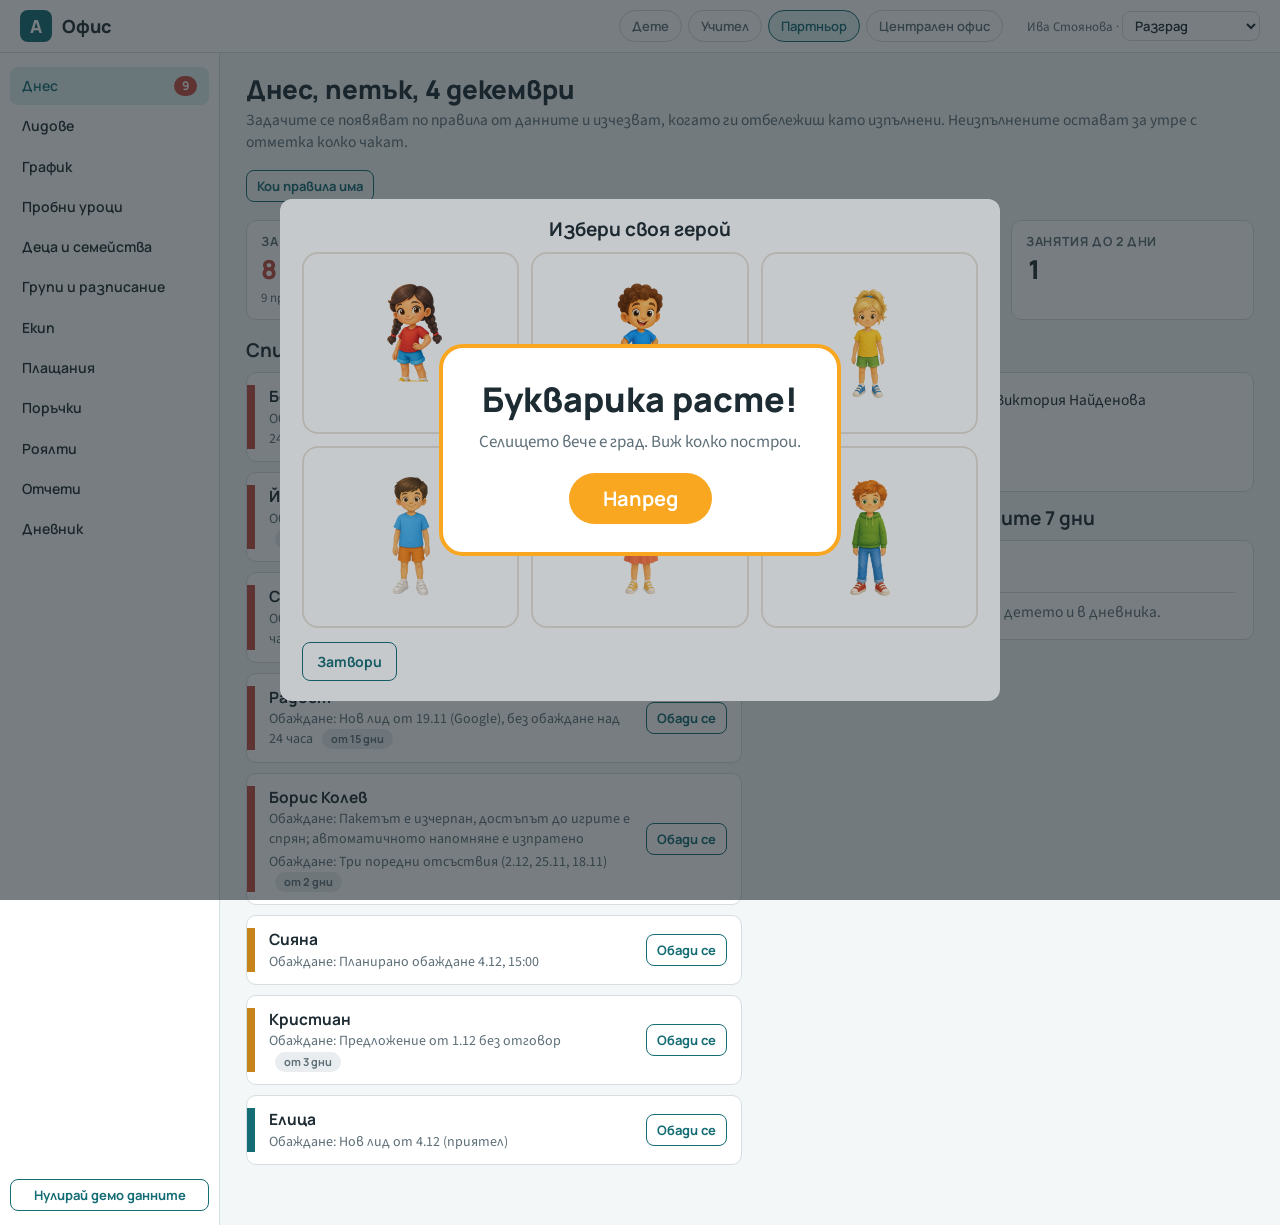
<file: office/index.html>
<!doctype html>
<html lang="bg">
<head>
<meta charset="utf-8">
<meta name="viewport" content="width=device-width, initial-scale=1">
<title>Офис — Подготовка за училище</title>
<link rel="preconnect" href="https://fonts.googleapis.com">
<link rel="stylesheet" href="https://fonts.googleapis.com/css2?family=Manrope:wght@500;600;700;800&family=Source+Sans+3:wght@400;600;700&display=swap">
<link rel="stylesheet" href="office.css?v=202610131936">
</head>
<body>
<header class="top">
  <div class="brand"><span class="logo">A</span><span>Офис</span></div>
  <nav class="roles" id="roles" aria-label="Роля"></nav>
  <div class="who" id="who"></div>
</header>
<div class="shell">
  <aside class="side"><nav id="nav" aria-label="Раздели"></nav><button class="btn ghost small" id="reset">Нулирай демо данните</button></aside>
  <main class="main" id="main"></main>
</div>
<div class="modal" id="modal" hidden><div class="modal-box" id="modal-box"></div></div>
<script src="../js/games/base.js"></script>
<script src="../js/games/words.js"></script>
<script src="../js/games/pics.js"></script>
<script src="../js/games/underwater.js"></script><script src="../js/games/cobweb.js"></script><script src="../js/games/scales.js"></script><script src="../js/games/composition.js"></script><script src="../js/games/order.js"></script><script src="../js/games/brainCrush.js"></script><script src="../js/games/brainstorm.js"></script><script src="../js/games/pirateCipher.js"></script><script src="../js/games/brightNumbers.js"></script><script src="../js/games/shadowMap.js"></script><script src="../js/games/secretCards.js"></script><script src="../js/games/piratesTreasures.js"></script>
<script src="../js/games/alphabet.js"></script><script src="../js/games/readca.js"></script><script src="../js/games/soundLetterParsing.js"></script><script src="../js/games/letterOfElements.js"></script><script src="../js/games/phonemicHearing.js"></script><script src="../js/games/phonetics.js"></script>
<script src="../js/games/numberLine.js"></script><script src="../js/games/worldChoice.js"></script><script src="../js/games/readWords.js"></script><script src="../js/games/readMore.js"></script><script src="../js/games/worldMemory.js"></script><script src="../js/games/readMore2.js"></script><script src="../js/games/worldMore.js"></script>
<script src="seed.js?v=202610131936"></script>
<script src="office.js?v=202610131936"></script>
</body>
</html>
</file>
<file: css/app.css>
/* Платформа — прототип v0.2: следва структурата и визуалния език на досегашната платформа
   (сцена на фон, дървени табели, свитък, игрови бутони), с по-чиста типография и по-добра обратна връзка. */
:root {
  --ink: #14263A; --muted: #5D7186; --line: #CFDDEA;
  --wood: #F1D3A3; --wood-edge: #C98A52; --wood-ink: #6B3A16;
  --purple: #7B5CE0; --purple-deep: #5A3FBF;
  --green: #5CC24A; --green-deep: #3E9A31;
  --grey: #C9CFD8; --grey-deep: #A3ABB8;
  --sky: #4FB5F0; --sky-deep: #2C8FD4; --gold: #F5B532;
  --good: #22A56A; --bad: #E2493F; --star: #F5B70A;
  --tap: 64px;
}
* { box-sizing: border-box; }
html, body { height: 100%; }
body { margin: 0; background: #2FA8DA; color: var(--ink); font-family: "Nunito", "Trebuchet MS", system-ui, sans-serif; font-size: 18px; line-height: 1.35; font-weight: 700; -webkit-font-smoothing: antialiased; -webkit-tap-highlight-color: transparent; overscroll-behavior: none; }
h1, h2 { margin: 0; line-height: 1.1; }
p { margin: 0; }
button { font: inherit; color: inherit; cursor: pointer; }
button:disabled { cursor: default; }
button:focus-visible, input:focus-visible, select:focus-visible { outline: 4px solid #fff; outline-offset: 3px; }
[hidden] { display: none !important; }
.app { min-height: 100%; }
.screen { position: relative; min-height: 100vh; min-height: 100dvh; display: flex; flex-direction: column; overflow: hidden; }
.bg-fill { position: absolute; inset: 0; width: 100%; height: 100%; z-index: 0; }
.screen > *:not(.bg-fill) { position: relative; z-index: 1; }

/* Игрови бутони (стил на платформата: плътен цвят, дебела долна сянка) */
.gbtn { display: inline-flex; align-items: center; justify-content: center; gap: 10px; min-width: 190px; min-height: 60px; padding: 0 30px; border: 0; border-radius: 14px; font-weight: 800; font-size: 20px; color: #fff; box-shadow: 0 6px 0 var(--btn-deep, #444); transition: transform .08s; }
.gbtn:active { transform: translateY(4px); box-shadow: 0 2px 0 var(--btn-deep, #444); }
.gbtn-purple { background: var(--purple); --btn-deep: var(--purple-deep); }
.gbtn-green { background: var(--green); --btn-deep: var(--green-deep); }
.gbtn-grey { background: var(--grey); --btn-deep: var(--grey-deep); }
.gbtn-sky { background: var(--sky); --btn-deep: var(--sky-deep); }
.gbtn-sm { min-width: 0; min-height: 50px; font-size: 17px; padding: 0 20px; }
.foot-bar { display: flex; justify-content: space-between; align-items: center; gap: 14px; padding: 12px 28px calc(24px + env(safe-area-inset-bottom, 0px)); margin-top: auto; }
.foot-left { justify-content: flex-start; }
.foot-split { justify-content: space-between; }
.foot-split > :nth-child(2):not(:last-child) { margin-left: auto; margin-right: auto; }

/* Дървени табели */
.plank-head { display: flex; flex-direction: column; align-items: center; gap: 10px; padding: 14px 20px 6px; padding-top: calc(14px + env(safe-area-inset-top, 0px)); }
.plank { background: var(--wood); color: var(--wood-ink); border: 4px solid var(--wood-edge); border-radius: 10px; padding: 8px 40px; font-size: clamp(26px, 3.6vw, 40px); font-weight: 900; box-shadow: 0 6px 0 rgba(90, 50, 10, .35), inset 0 -8px 0 rgba(180, 120, 60, .25); text-align: center; text-wrap: balance; }
.plank-wide { min-width: min(640px, 90vw); }
.plank-sub { font-size: 22px; padding: 4px 26px; }

/* ЕКРАН 0: модули */
.module-head { padding: 24px 20px 6px; padding-top: calc(24px + env(safe-area-inset-top, 0px)); text-align: center; }
.title-outline { color: #fff; font-size: clamp(40px, 7vw, 92px); font-weight: 900; line-height: 1; letter-spacing: .01em; text-shadow: 0 4px 0 rgba(0,0,0,.18); text-wrap: balance; }
.modules { display: grid; grid-template-columns: repeat(3, minmax(0, 1fr)); gap: 28px; max-width: 1400px; width: 100%; margin: 24px auto 0; padding: 0 28px; }
.module-card { position: relative; display: block; padding: 0; border: 0; border-radius: 18px; background: #A8EFE7; overflow: hidden; aspect-ratio: 520 / 300; box-shadow: 0 8px 0 rgba(20, 50, 90, .35), 0 16px 30px rgba(0,0,0,.15); text-align: left; transition: transform .1s; }
.module-card:nth-child(4) { grid-column: 2; }
.module-card:not(:disabled):hover { transform: translateY(-3px); }
.module-card:not(:disabled):active { transform: translateY(4px); box-shadow: 0 3px 0 rgba(20, 50, 90, .35); }
.module-card:disabled { filter: saturate(.75); }
.module-card:disabled::after { content: "Скоро"; position: absolute; top: 14px; right: 16px; background: rgba(255,255,255,.85); color: var(--muted); font-size: 14px; padding: 4px 10px; border-radius: 999px; }
.module-card svg { position: absolute; inset: 0; width: 100%; height: 100%; }
.module-name { position: absolute; top: 18px; left: 22px; z-index: 1; font-size: clamp(22px, 2.6vw, 34px); font-weight: 900; color: #2F4BC4; text-shadow: 0 2px 0 rgba(255,255,255,.6); }

/* ЕКРАН 1: острови */
.islands { display: grid; grid-template-columns: repeat(4, minmax(0, 1fr)); gap: 26px 20px; width: min(900px, 100%); margin: 14px auto 0; padding: 10px 24px; align-self: center; }
.island { position: relative; display: flex; flex-direction: column; align-items: center; background: none; border: 0; padding: 0; }
.island-art { width: 176px; height: 165px; margin-bottom: -58px; z-index: 1; filter: drop-shadow(0 10px 6px rgba(0,0,0,.18)); transition: transform .12s; }
.island:not(:disabled):hover .island-art { transform: translateY(-6px); }
.island-label { width: 100%; min-height: 112px; padding: 60px 8px 12px; background: #F3D9B0; color: var(--wood-ink); border: 3px solid #C99A5C; border-radius: 6px; font-size: 18px; font-weight: 800; line-height: 1.15; text-align: center; text-wrap: balance; box-shadow: 0 5px 0 rgba(120, 70, 20, .35); }
.island-label::before, .island-label::after { content: ""; position: absolute; bottom: -4px; width: 10px; height: 118px; background: #E1B77E; border: 3px solid #C99A5C; border-radius: 6px; }
.island-label::before { left: -6px; } .island-label::after { right: -6px; }
.island:disabled { opacity: .78; }
.island:disabled .island-art { filter: grayscale(.35) drop-shadow(0 10px 6px rgba(0,0,0,.14)); }
.island.done .island-label::after { content: ""; }
.island .done-mark { position: absolute; top: 4px; right: 12px; z-index: 2; width: 34px; height: 34px; border-radius: 50%; background: var(--star); display: none; place-items: center; box-shadow: 0 3px 0 #B9860A; }
.island.done .done-mark { display: grid; }

/* ЕКРАН 2: настройки на свитък */
.scroll-wrap { position: relative; width: min(1100px, 100%); margin: 0 auto; padding: 0 20px; flex: 1; display: flex; flex-direction: column; justify-content: center; }
.scroll-art { position: absolute; inset: 0; width: 100%; height: 100%; }
.cards { position: relative; display: grid; grid-template-columns: repeat(3, minmax(0, 1fr)); gap: 24px 26px; padding: 84px 120px 90px; }
.cards > :nth-child(4) { grid-column: 1 / span 1; margin-left: 15%; width: 100%; }
.cards > :nth-child(5) { grid-column: 3; margin-right: 15%; }
.cards > :nth-child(4), .cards > :nth-child(5) { grid-row: 2; }
.card { display: flex; flex-direction: column; align-items: center; gap: 6px; padding: 16px 18px 14px; border-radius: 22px; background: linear-gradient(180deg, #4FB5F0, #8ED6F7); border: 5px solid var(--gold); box-shadow: 0 6px 0 rgba(150, 100, 20, .35); color: #fff; min-height: 190px; }
.card-title { font-size: 20px; font-weight: 900; text-align: center; text-shadow: 0 2px 0 rgba(0,0,0,.15); text-wrap: balance; }
.card-value { font-size: 54px; font-weight: 900; line-height: 1; text-shadow: 0 3px 0 rgba(0,0,0,.18); font-variant-numeric: tabular-nums; }
.card-value-row { display: flex; align-items: center; gap: 12px; }
.unit { background: rgba(255,255,255,.35); border-radius: 10px; padding: 6px 12px; font-size: 18px; }
.card input[type=range] { width: 100%; height: 36px; margin: 4px 0 0; accent-color: #58C34A; }
.range-ends { display: flex; justify-content: space-between; width: 100%; font-size: 14px; opacity: .9; }
.select-wrap { width: 100%; margin-top: auto; }
.select-wrap select { width: 100%; height: 66px; border-radius: 14px; border: 4px solid #58C34A; background: rgba(255,255,255,.35); color: #fff; font: inherit; font-size: 40px; font-weight: 900; text-align: center; text-align-last: center; appearance: none; -webkit-appearance: none; background-image: url("data:image/svg+xml,%3Csvg xmlns='http://www.w3.org/2000/svg' viewBox='0 0 24 24'%3E%3Ccircle cx='12' cy='12' r='11' fill='%2358C34A'/%3E%3Cpath d='M7 10l5 5 5-5' fill='none' stroke='%23fff' stroke-width='3' stroke-linecap='round'/%3E%3C/svg%3E"); background-repeat: no-repeat; background-position: right 12px center; background-size: 30px; padding-right: 50px; }
.select-wrap option { color: var(--ink); font-size: 20px; }
.arrows { display: grid; grid-template-columns: 52px 1fr 52px; align-items: center; gap: 8px; width: 100%; margin-top: auto; }
.arrow { width: 52px; height: 52px; border-radius: 50%; border: 0; background: #58C34A; color: #fff; display: grid; place-items: center; box-shadow: 0 4px 0 #3E9A31; }
.arrow svg { width: 26px; height: 26px; }
.arrow-value { background: rgba(255,255,255,.35); border-radius: 12px; padding: 10px 6px; text-align: center; font-size: 20px; font-weight: 800; }
.info-dot { position: absolute; top: 96px; right: 150px; z-index: 2; width: 44px; height: 44px; border-radius: 50%; border: 3px solid #fff; background: var(--sky); color: #FFE27A; font-size: 24px; font-weight: 900; box-shadow: 0 3px 0 var(--sky-deep); }
.info-panel { position: absolute; left: 50%; bottom: 70px; transform: translateX(-50%); z-index: 3; width: min(560px, 90%); background: #fff; color: var(--ink); border-radius: 16px; padding: 14px 18px; box-shadow: 0 10px 30px rgba(0,0,0,.25); font-weight: 600; font-size: 16px; display: flex; flex-direction: column; gap: 8px; }
.info-panel b { color: var(--sky-deep); }

/* ЕКРАН 3: инструкция */
.intro-panel { width: min(1000px, 100%); margin: 8px auto 0; padding: 20px 24px; display: grid; grid-template-columns: 1.1fr 1fr; gap: 26px; align-items: center; flex: 1; }
.intro-left { display: flex; flex-direction: column; align-items: center; gap: 14px; text-align: center; background: rgba(255,255,255,.75); border-radius: 24px; padding: 22px 24px; box-shadow: 0 8px 0 rgba(20,50,90,.15); }
.intro-art { width: min(220px, 50vw); height: auto; }
.task { font-size: clamp(22px, 2.8vw, 30px); font-weight: 900; max-width: 22ch; text-wrap: balance; }
.params-line { color: var(--muted); font-size: 15px; font-weight: 700; }
.tiers { display: flex; flex-direction: column; gap: 14px; }
.tier input { position: absolute; opacity: 0; width: 1px; height: 1px; }
.tier-card { display: flex; align-items: center; gap: 16px; padding: 16px 20px; border-radius: 18px; background: linear-gradient(180deg, #4FB5F0, #8ED6F7); border: 5px solid transparent; color: #fff; box-shadow: 0 6px 0 rgba(20,50,90,.25); cursor: pointer; font-size: 20px; font-weight: 800; text-shadow: 0 2px 0 rgba(0,0,0,.12); min-height: 84px; }
.tier input:checked + .tier-card { border-color: var(--gold); }
.hearts { display: flex; gap: 4px; min-width: 88px; }
.hearts i, .lives i { width: 26px; height: 26px; display: inline-block; background: #FF4D7A; -webkit-mask: url("data:image/svg+xml,%3Csvg xmlns='http://www.w3.org/2000/svg' viewBox='0 0 24 24'%3E%3Cpath d='M12 21s-7.5-4.6-9.6-9.1C.9 8.5 3 5 6.4 5c2 0 3.3 1 4.1 2.1C11.3 6 12.6 5 14.6 5 18 5 20.1 8.5 18.6 11.9 16.5 16.4 12 21 12 21z'/%3E%3C/svg%3E") center / contain no-repeat; mask: url("data:image/svg+xml,%3Csvg xmlns='http://www.w3.org/2000/svg' viewBox='0 0 24 24'%3E%3Cpath d='M12 21s-7.5-4.6-9.6-9.1C.9 8.5 3 5 6.4 5c2 0 3.3 1 4.1 2.1C11.3 6 12.6 5 14.6 5 18 5 20.1 8.5 18.6 11.9 16.5 16.4 12 21 12 21z'/%3E%3C/svg%3E") center / contain no-repeat; }
.hearts.zero i { background: rgba(255,255,255,.55); }
.lives i.off { background: rgba(255,255,255,.35); }

/* ЕКРАН 4: игра */
.frame { flex: 1; display: flex; padding: 6px 24px 10px; min-height: 0; }
.stage { position: relative; flex: 1; border-radius: 30px; border: 10px solid #8E7FD8; box-shadow: 0 0 0 4px #B8ACF2, 0 16px 40px rgba(0,0,0,.25); overflow: hidden; min-height: 440px; background: #4FB4E6; }
.sea { position: absolute; inset: 0; width: 100%; height: 100%; }
.hud { position: absolute; top: 14px; left: 16px; right: 16px; z-index: 3; display: grid; grid-template-columns: 1fr auto 1fr; align-items: center; gap: 10px; }
.hud-pill { display: inline-flex; align-items: center; gap: 8px; background: #EEE6FF; border: 4px solid #8E7FD8; border-radius: 999px; padding: 4px 14px; color: #E0157A; font-weight: 900; font-variant-numeric: tabular-nums; box-shadow: 0 4px 0 rgba(90,63,191,.35); }
.hud-clock { justify-self: start; font-size: 22px; } .hud-clock svg { width: 30px; height: 30px; }
.hud-example { font-size: clamp(30px, 4vw, 44px); padding: 2px 30px; letter-spacing: .04em; }
.hud-right { justify-self: end; display: flex; align-items: center; gap: 12px; }
.hud-score { font-size: 22px; } .hud-score svg { width: 30px; height: 30px; }
.lives { display: flex; gap: 4px; }
.progress { position: absolute; top: 78px; left: 50%; transform: translateX(-50%); z-index: 3; list-style: none; margin: 0; padding: 0; display: flex; gap: 5px; width: min(440px, 60%); }
.progress li { flex: 1; height: 10px; border-radius: 5px; background: rgba(255,255,255,.45); box-shadow: 0 1px 0 rgba(0,0,0,.15); }
.progress li.ok { background: var(--good); } .progress li.bad { background: var(--bad); } .progress li.now { background: #fff; }
.bubbles { position: absolute; inset: 0; z-index: 2; }
.bubble { position: absolute; bottom: -200px; width: var(--size, 150px); height: var(--size, 150px); border-radius: 50%; border: 0; padding: 0; background: radial-gradient(circle at 35% 30%, rgba(255,255,255,.95), rgba(228,245,255,.85) 65%, rgba(191,230,250,.9)); box-shadow: inset 0 0 0 5px rgba(160, 220, 250, .95), inset -10px -14px 20px rgba(120,180,230,.25), 0 10px 22px rgba(0,0,0,.2); display: grid; place-items: center; touch-action: manipulation; animation: rise var(--dur, 10s) linear forwards; will-change: transform; }
.bubble::before { content: ""; position: absolute; top: 12%; left: 18%; width: 26%; height: 16%; border-radius: 50%; background: rgba(255,255,255,.9); transform: rotate(-30deg); }
.bubble svg { width: 66%; height: 66%; position: absolute; top: 8%; }
.bubble b { position: absolute; bottom: 9%; font-size: calc(var(--size, 150px) * .28); font-weight: 900; color: #4A1A6B; background: #fff; border: 3px solid #E9D6FF; border-radius: 999px; padding: 0 .4em; line-height: 1.3; font-variant-numeric: tabular-nums; }
.bubble.paused { animation-play-state: paused; }
.bubble.pop { animation: pop .4s ease-out forwards; }
.bubble.shake { animation: shake .45s ease; box-shadow: inset 0 0 0 6px var(--bad), 0 10px 22px rgba(0,0,0,.2); }
.bubble.miss { opacity: .35; }
@keyframes rise { from { transform: translateY(0) } to { transform: translateY(calc(-100vh - 240px)) } }
@keyframes pop { 0% { transform: scale(1); box-shadow: 0 0 0 0 rgba(34,165,106,.6) } 100% { transform: scale(1.5); opacity: 0; box-shadow: 0 0 0 30px rgba(34,165,106,0) } }
@keyframes shake { 0%,100% { translate: 0 } 20% { translate: -14px 0 } 40% { translate: 12px 0 } 60% { translate: -8px 0 } 80% { translate: 6px 0 } }
.feedback { position: absolute; left: 50%; bottom: 26px; transform: translateX(-50%); z-index: 4; padding: 12px 28px; border-radius: 999px; font-size: 26px; font-weight: 900; opacity: 0; transition: opacity .15s; pointer-events: none; color: #fff; box-shadow: 0 5px 0 rgba(0,0,0,.2); }
.feedback.show { opacity: 1; } .feedback.good { background: var(--good); } .feedback.bad { background: var(--bad); }

/* ЕКРАН 5: резултат */
.result-scroll { position: relative; width: min(900px, 100%); margin: 0 auto; padding: 0 20px; flex: 1; display: flex; flex-direction: column; justify-content: center; }
.result-inner { position: relative; padding: 70px 120px 80px; display: flex; flex-direction: column; align-items: center; gap: 14px; text-align: center; color: var(--wood-ink); }
.result-stars { display: flex; gap: 8px; }
.result-stars svg { width: 68px; height: 68px; color: rgba(255,255,255,.55); filter: drop-shadow(0 3px 0 rgba(120,70,20,.3)); }
.result-stars svg.on { color: var(--star); }
.result-sub { font-size: 20px; }
.result-stats { display: grid; grid-template-columns: repeat(4, 1fr); gap: 12px; width: 100%; margin: 6px 0; }
.result-stats div { background: rgba(255,255,255,.55); border-radius: 16px; padding: 10px 6px; border: 3px solid rgba(201,138,82,.5); }
.result-stats dt { font-size: 13px; text-transform: uppercase; letter-spacing: .05em; }
.result-stats dd { margin: 2px 0 0; font-size: 30px; font-weight: 900; font-variant-numeric: tabular-nums; }
.parent-box { width: 100%; background: rgba(255,255,255,.65); border-radius: 14px; padding: 10px 16px; text-align: left; font-weight: 700; }
.parent-box summary { cursor: pointer; }
.parent-grid { display: grid; grid-template-columns: 1fr 1fr; gap: 8px 16px; margin-top: 10px; }
.parent-grid div { display: flex; flex-direction: column; }
.parent-grid .k { font-size: 12px; text-transform: uppercase; letter-spacing: .05em; opacity: .8; }

/* ЕКРАН 6: прогрес за родителя (работен изглед) */
.screen-parent { background: #EEF5FB; }
.topbar-plain { display: grid; grid-template-columns: auto 1fr auto; align-items: center; gap: 14px; padding: 16px 20px; }
.topbar-plain h1 { font-size: 26px; text-align: center; }
.topbar-note { color: var(--muted); font-size: 15px; }
.parent-body { max-width: 760px; width: 100%; margin: 0 auto; padding: 8px 20px 40px; display: flex; flex-direction: column; gap: 18px; }
.parent-body h2 { font-size: 20px; }
.hint { color: var(--muted); font-size: 15px; font-weight: 600; }
.skill-list { display: flex; flex-direction: column; gap: 12px; }
.skill { background: #fff; border-radius: 16px; padding: 14px 18px; box-shadow: 0 4px 14px rgba(20,38,58,.08); display: grid; grid-template-columns: 1fr auto; gap: 6px 12px; align-items: center; }
.skill .lvl { color: var(--muted); font-size: 14px; }
.skill .bar { grid-column: 1 / -1; display: flex; gap: 4px; }
.skill .bar i { flex: 1; height: 10px; border-radius: 5px; background: var(--line); }
.skill .bar i.on { background: var(--sky-deep); }
.sessions { width: 100%; border-collapse: collapse; background: #fff; border-radius: 14px; overflow: hidden; box-shadow: 0 4px 14px rgba(20,38,58,.08); font-size: 15px; font-weight: 600; }
.sessions th { text-align: left; font-size: 12px; color: var(--muted); text-transform: uppercase; letter-spacing: .05em; padding: 10px 12px; border-bottom: 1px solid var(--line); }
.sessions td { padding: 10px 12px; border-bottom: 1px solid var(--line); font-variant-numeric: tabular-nums; }
.sessions tr:last-child td { border-bottom: 0; }

@media (max-width: 900px) {
  .modules { grid-template-columns: 1fr 1fr; } .module-card:nth-child(4) { grid-column: auto; }
  .islands { grid-template-columns: repeat(3, 1fr); }
  .cards { grid-template-columns: 1fr 1fr; padding: 70px 70px 80px; }
  .cards > :nth-child(4), .cards > :nth-child(5) { grid-row: auto; grid-column: auto; margin: 0; }
  .info-dot { right: 90px; top: 80px; }
  .intro-panel { grid-template-columns: 1fr; }
  .result-inner { padding: 60px 70px 70px; }
}
@media (max-width: 600px) {
  .modules { grid-template-columns: 1fr; }
  .islands { grid-template-columns: repeat(2, 1fr); }
  .cards { grid-template-columns: 1fr; padding: 60px 50px 70px; }
  .foot-bar { flex-wrap: wrap; } .gbtn { min-width: 0; flex: 1; }
  .result-stats { grid-template-columns: 1fr 1fr; }
  .hud-example { font-size: 26px; }
}
@media (prefers-reduced-motion: reduce) { .bubble.shake, .bubble.pop { animation: none; } }
</file>
<file: css/polish.css>
/* Слой за визуално подобрение v0.3: игрова типография, текстури, обем, анимации. */
:root { --display: "Rubik", "Nunito", "Trebuchet MS", system-ui, sans-serif; }

/* Типография */
.plank, .island-label, .card-title, .card-value, .gbtn, .module-name, .title-outline, .hud-pill, .tier-card b, .task, .result-stats dd, .arrow-value, .select-wrap select, .bubble b { font-family: var(--display); }
.title-outline {
  font-weight: 700; letter-spacing: .01em;
  color: #fff;
  -webkit-text-stroke: 3px #1E3FA8; paint-order: stroke fill;
  text-shadow: 0 6px 0 #1E3FA8, 0 12px 24px rgba(10, 30, 90, .35);
}

/* Игрови бутони: контур, лъскав горен ръб, по-дебела основа */
.gbtn {
  border: 3px solid rgba(0,0,0,.18); border-radius: 18px; font-weight: 600; letter-spacing: .02em;
  text-shadow: 0 2px 0 rgba(0,0,0,.2);
  box-shadow: 0 7px 0 var(--btn-deep, #444), 0 12px 18px rgba(0,0,0,.18), inset 0 3px 0 rgba(255,255,255,.35), inset 0 -6px 0 rgba(0,0,0,.08);
  position: relative; overflow: hidden;
}
.gbtn::after { content: ""; position: absolute; left: 8%; right: 8%; top: 5px; height: 38%; border-radius: 12px; background: rgba(255,255,255,.22); pointer-events: none; }
.gbtn:active { transform: translateY(5px); box-shadow: 0 2px 0 var(--btn-deep, #444), inset 0 3px 0 rgba(255,255,255,.3); }
.gbtn-grey { color: #fff; }

/* Дървени табели: дървесни влакна, гвоздеи, обем */
.plank {
  position: relative; font-weight: 700; letter-spacing: .01em;
  color: #6A3510; text-shadow: 0 2px 0 rgba(255,255,255,.45);
  background:
    repeating-linear-gradient(0deg, rgba(160, 95, 40, .10) 0 2px, transparent 2px 9px),
    repeating-linear-gradient(0deg, rgba(255, 255, 255, .12) 0 1px, transparent 1px 17px),
    linear-gradient(180deg, #F8DDB0 0%, #EFCB91 55%, #E5B878 100%);
  border: 4px solid #B87838; border-radius: 12px;
  box-shadow: 0 7px 0 #8A5222, 0 14px 22px rgba(60, 30, 5, .28), inset 0 3px 0 rgba(255,255,255,.5), inset 0 -5px 0 rgba(150, 90, 35, .25);
}
.plank::before, .plank::after { content: ""; position: absolute; top: 50%; width: 10px; height: 10px; margin-top: -5px; border-radius: 50%; background: radial-gradient(circle at 35% 35%, #E9D2B0, #7A5230 70%); box-shadow: 0 1px 0 rgba(255,255,255,.4); }
.plank::before { left: 14px; } .plank::after { right: 14px; }
.plank-sub { color: #7A4318; }

/* Карти на модулите: рамка, дълбочина, наклонено осветяване */
.module-card { border: 5px solid rgba(255,255,255,.85); border-radius: 22px; box-shadow: 0 10px 0 rgba(22, 52, 120, .45), 0 22px 40px rgba(10, 30, 80, .28); }
.module-card::before { content: ""; position: absolute; inset: 0; z-index: 1; background: linear-gradient(180deg, rgba(255,255,255,.35) 0%, rgba(255,255,255,0) 35%); pointer-events: none; }
.module-name { z-index: 2; font-weight: 700; color: #2240B8; -webkit-text-stroke: 2px #fff; paint-order: stroke fill; text-shadow: 0 3px 0 rgba(255,255,255,.7); }
.module-card:not(:disabled):hover { transform: translateY(-5px) rotate(-.4deg); }

/* Острови: плаване, сянка, по-плътна табела */
.island-art { animation: bob 4.8s ease-in-out infinite; transform-origin: 50% 80%; }
.island:nth-child(3n+2) .island-art { animation-delay: -1.6s; }
.island:nth-child(3n+3) .island-art { animation-delay: -3.1s; }
.island:nth-child(4n) .island-art { animation-duration: 5.6s; }
@keyframes bob { 0%, 100% { transform: translateY(0) } 50% { transform: translateY(-9px) } }
.island:not(:disabled):hover .island-art { animation-play-state: paused; transform: translateY(-12px) scale(1.04); }
.island-label {
  font-family: var(--display); font-weight: 600; color: #6A3510; letter-spacing: .01em;
  background:
    repeating-linear-gradient(0deg, rgba(160, 95, 40, .10) 0 2px, transparent 2px 10px),
    linear-gradient(180deg, #F9E3BD 0%, #F0D09E 100%);
  border: 3px solid #B98244; border-radius: 8px;
  box-shadow: 0 6px 0 #9A6230, 0 12px 18px rgba(40, 20, 0, .22), inset 0 2px 0 rgba(255,255,255,.55);
}
.island-label::before, .island-label::after { background: linear-gradient(90deg, #C98A52, #F2CD95 45%, #B97A40); border-color: #9A6230; }
.island:not(:disabled) .island-label { box-shadow: 0 6px 0 #9A6230, 0 0 0 4px #FFD34D, 0 14px 22px rgba(40, 20, 0, .25), inset 0 2px 0 rgba(255,255,255,.55); }
.island:not(:disabled)::after { content: "Играй"; position: absolute; left: 50%; bottom: -18px; transform: translateX(-50%); z-index: 3; background: var(--green); color: #fff; font-family: var(--display); font-weight: 600; font-size: 15px; padding: 3px 14px; border-radius: 999px; border: 2px solid rgba(0,0,0,.15); box-shadow: 0 3px 0 var(--green-deep); animation: pulse 1.8s ease-in-out infinite; }
@keyframes pulse { 0%, 100% { transform: translateX(-50%) scale(1) } 50% { transform: translateX(-50%) scale(1.08) } }
.island:disabled { opacity: .92; }
.island:disabled .island-label { color: #8C6A4A; }
.island:disabled .island-art { filter: saturate(.7) brightness(.97) drop-shadow(0 10px 6px rgba(0,0,0,.14)); }

/* Карти с настройки: по-плътен кант, вътрешен блясък, лъскав плъзгач */
.card {
  border: 6px solid #FFC93C; border-radius: 26px;
  background: linear-gradient(180deg, #45A9EE 0%, #6FC6F4 55%, #9FDDF9 100%);
  box-shadow: 0 7px 0 #D8931E, 0 16px 24px rgba(90, 50, 10, .25), inset 0 3px 0 rgba(255,255,255,.45), inset 0 -8px 16px rgba(20, 90, 160, .18);
}
.card-title { font-weight: 600; letter-spacing: .01em; text-shadow: 0 2px 0 rgba(20, 70, 130, .35); }
.card-value { font-weight: 700; -webkit-text-stroke: 2px #2E7BC4; paint-order: stroke fill; text-shadow: 0 4px 0 rgba(20, 70, 130, .35); }
.card input[type=range] { -webkit-appearance: none; appearance: none; height: 34px; background: transparent; }
.card input[type=range]::-webkit-slider-runnable-track { height: 12px; border-radius: 6px; background: linear-gradient(180deg, #2F7FC1, #4B9BD8); box-shadow: inset 0 2px 3px rgba(0,0,0,.25); }
.card input[type=range]::-webkit-slider-thumb { -webkit-appearance: none; width: 34px; height: 34px; margin-top: -11px; border-radius: 50%; background: radial-gradient(circle at 35% 30%, #A8F08A, #4DB33A 70%); border: 3px solid #fff; box-shadow: 0 3px 0 #2F7E22, 0 4px 8px rgba(0,0,0,.25); }
.card input[type=range]::-moz-range-track { height: 12px; border-radius: 6px; background: #2F7FC1; }
.card input[type=range]::-moz-range-thumb { width: 30px; height: 30px; border-radius: 50%; background: #58C34A; border: 3px solid #fff; }
.range-ends { font-family: var(--display); font-weight: 600; }
.arrow { background: radial-gradient(circle at 35% 30%, #A8F08A, #4DB33A 70%); border: 3px solid #fff; box-shadow: 0 4px 0 #2F7E22, 0 6px 10px rgba(0,0,0,.2); }
.info-dot { background: radial-gradient(circle at 35% 30%, #8FD6FA, #2C8FD4 75%); font-family: var(--display); }

/* Инструкция */
.intro-left { background: rgba(255, 250, 240, .9); border: 4px solid #fff; box-shadow: 0 10px 0 rgba(20, 60, 110, .18), 0 20px 34px rgba(10, 40, 80, .2); }
.task { font-weight: 600; color: #1D3557; }
.tier-card { border-radius: 22px; border: 6px solid #fff; background: linear-gradient(180deg, #45A9EE, #8ED6F7); box-shadow: 0 7px 0 #2A7FC0, 0 14px 22px rgba(10, 40, 80, .2), inset 0 3px 0 rgba(255,255,255,.4); font-weight: 600; }
.tier input:checked + .tier-card { border-color: #FFC93C; box-shadow: 0 7px 0 #D8931E, 0 0 0 4px rgba(255, 201, 60, .35), 0 14px 22px rgba(10, 40, 80, .2); transform: translateX(6px); }
.tier-card { transition: transform .12s; }

/* Игра: рамка като илюминатор, HUD с обем, по-реалистични балони */
.stage { border: 12px solid #7E6FD6; box-shadow: 0 0 0 5px #C4BAF7, 0 0 0 9px #7E6FD6, 0 20px 50px rgba(20, 10, 60, .35), inset 0 0 60px rgba(10, 40, 90, .35); border-radius: 36px; }
.stage::after { content: ""; position: absolute; inset: 0; z-index: 2; pointer-events: none; border-radius: 24px; box-shadow: inset 0 0 80px rgba(8, 40, 90, .35); }
.hud-pill { background: linear-gradient(180deg, #FFFFFF, #EDE4FF); border: 4px solid #7E6FD6; box-shadow: 0 5px 0 #5A45B8, 0 8px 14px rgba(20, 10, 60, .25), inset 0 2px 0 #fff; color: #E0157A; font-weight: 700; }
.hud-example { font-size: clamp(34px, 4.4vw, 50px); -webkit-text-stroke: 1px #B80E62; }
.bubble {
  background: radial-gradient(circle at 32% 28%, rgba(255,255,255,.95) 0 8%, rgba(255,255,255,.55) 16%, rgba(210, 238, 255, .35) 45%, rgba(170, 220, 250, .55) 78%, rgba(120, 190, 240, .75) 100%);
  box-shadow: inset 0 0 0 3px rgba(255,255,255,.75), inset -12px -16px 24px rgba(80, 160, 230, .35), inset 10px 12px 20px rgba(255,255,255,.35), 0 12px 24px rgba(10, 50, 100, .25);
  backdrop-filter: blur(1px);
}
.bubble::before { top: 10%; left: 16%; width: 30%; height: 18%; background: radial-gradient(ellipse, rgba(255,255,255,.95), rgba(255,255,255,0) 70%); }
.bubble::after { content: ""; position: absolute; bottom: 14%; right: 16%; width: 12%; height: 8%; border-radius: 50%; background: rgba(255,255,255,.6); }
.bubble img.creature { position: absolute; top: 10%; width: 64%; height: 64%; object-fit: contain; filter: drop-shadow(0 4px 3px rgba(0,0,0,.18)); animation: swim 2.4s ease-in-out infinite; }
@keyframes swim { 0%, 100% { transform: translateX(-4%) rotate(-3deg) } 50% { transform: translateX(4%) rotate(3deg) } }
.bubble b { font-weight: 700; color: #4A1A6B; border: 3px solid #D8C2FF; box-shadow: 0 3px 0 rgba(90, 60, 160, .35); }
.bubble { animation: rise var(--dur, 10s) linear forwards, sway 3s ease-in-out infinite; }
@keyframes sway { 0%, 100% { margin-left: -8px } 50% { margin-left: 8px } }
.bubble.paused { animation-play-state: paused, paused; }
.feedback { font-family: var(--display); font-weight: 700; border: 4px solid #fff; }
.progress li { height: 12px; border: 2px solid rgba(255,255,255,.7); }

/* Резултат */
.result-stars svg { width: 84px; height: 84px; filter: drop-shadow(0 4px 0 rgba(160, 100, 20, .45)); }
.result-stars svg.on { animation: starIn .5s cubic-bezier(.3, 1.6, .5, 1) both; }
.result-stars svg.on:nth-child(2) { animation-delay: .18s; } .result-stars svg.on:nth-child(3) { animation-delay: .36s; }
.result-stars svg:nth-child(2) { transform: translateY(-14px); width: 100px; height: 100px; }
@keyframes starIn { from { transform: scale(0) rotate(-40deg); opacity: 0 } to { transform: scale(1) rotate(0); opacity: 1 } }
.result-stats div { background: rgba(255, 250, 238, .75); border: 3px solid #D9A25E; box-shadow: 0 4px 0 rgba(150, 90, 35, .3); }
.result-sub { font-family: var(--display); font-weight: 600; color: #6A3510; }

@media (prefers-reduced-motion: reduce) {
  .island-art, .island:not(:disabled)::after, .bubble img.creature, .result-stars svg.on { animation: none; }
  .bubble { animation: rise var(--dur, 10s) linear forwards; }
}

/* корекции след преглед */
.plank, .island-label, .gbtn, .module-name, .card-title { font-weight: 700; }
.title-outline, .card-value, .hud-pill, .bubble b, .result-stats dd { font-weight: 800; }
.islands { gap: 14px 18px; margin-top: 4px; width: min(860px, 100%); }
.island-art { width: 150px; height: 140px; margin-bottom: -50px; }
.island-label { min-height: 96px; padding-top: 54px; font-size: 17px; }
.island-label::before, .island-label::after { height: 100px; }
.screen-map .foot-bar { padding-top: 4px; padding-bottom: calc(14px + env(safe-area-inset-bottom, 0px)); }
.module-name { top: 16px; left: 20px; }

/* Обща арена на играта + полетата на „Улов“ */
.arena { position: absolute; inset: 0; }
.arena .sea { position: absolute; inset: 0; width: 100%; height: 100%; }
.arena .bubbles { position: absolute; inset: 0; z-index: 2; }
.fields { position: absolute; left: 4%; right: 4%; top: 120px; bottom: 28px; z-index: 2; display: grid; grid-template-columns: repeat(var(--n, 3), minmax(0, 1fr)); gap: 3%; align-items: stretch; }
.field { position: relative; display: flex; flex-direction: column; align-items: center; justify-content: space-between; padding: 14px 12px 64px; border-radius: 26px; border: 6px solid rgba(255,255,255,.85); background: linear-gradient(180deg, rgba(255,255,255,.55), rgba(230,246,255,.4)); box-shadow: 0 8px 0 rgba(30,90,150,.35), 0 14px 26px rgba(10,50,100,.25), inset 0 2px 0 #fff; cursor: pointer; transition: transform .1s; backdrop-filter: blur(2px); }
.field:not(:disabled):hover { transform: translateY(-4px); }
.field .pics { display: grid; grid-template-columns: repeat(var(--cols, 3), 1fr); gap: 6px; width: 100%; flex: 1; align-content: center; justify-items: center; }
.field .pics img { width: 100%; max-width: 96px; aspect-ratio: 1; object-fit: contain; filter: drop-shadow(0 3px 2px rgba(0,0,0,.15)); }
.field .num { position: absolute; bottom: 12px; left: 50%; transform: translateX(-50%); min-width: 84px; padding: 4px 18px; border-radius: 999px; background: linear-gradient(180deg, #FFFFFF, #EDE4FF); border: 4px solid #7E6FD6; color: #E0157A; font-family: var(--display); font-size: 38px; font-weight: 800; line-height: 1.2; box-shadow: 0 5px 0 #5A45B8; }
.field.right { border-color: var(--good); box-shadow: 0 0 0 6px rgba(34,165,106,.45), 0 8px 0 #167A4C, 0 14px 26px rgba(10,50,100,.25); }
.field.wrong { border-color: var(--bad); animation: shake .45s ease; }
.field:disabled { cursor: default; }
@media (max-width: 700px) { .fields { top: 110px; gap: 8px; } .field { padding: 8px 6px 50px; border-radius: 18px; } .field .num { font-size: 26px; min-width: 60px; bottom: 6px; } }

.progress { top: 102px; }
.fields { top: 128px; }

/* Улов: компактни квадратни полета като в досегашната платформа */
.fields { top: auto; bottom: 22%; left: 50%; right: auto; transform: translateX(-50%); width: min(92%, calc(var(--n, 3) * 250px)); display: grid; grid-template-columns: repeat(var(--n, 3), minmax(0, 1fr)); gap: 24px; align-items: stretch; }
.field { aspect-ratio: 1 / 1; padding: 12px 12px 44px; border-radius: 18px; border: 4px solid #2E7C8A; background: linear-gradient(180deg, rgba(240,250,255,.92), rgba(220,242,250,.85)); box-shadow: 0 6px 0 rgba(20,70,90,.35), 0 12px 22px rgba(10,50,100,.25); justify-content: flex-start; }
.field .pics { align-content: start; justify-items: start; gap: 4px; }
.field .pics img { max-width: 52px; width: 100%; }
.field .num { left: auto; right: 10px; bottom: 6px; transform: none; min-width: 0; padding: 0 6px; border: 0; background: none; box-shadow: none; color: #1E6C7A; font-size: 46px; }
.field .order { position: absolute; right: 8px; bottom: 6px; min-width: 40px; height: 40px; border-radius: 50%; background: var(--green); color: #fff; font-family: var(--display); font-size: 24px; font-weight: 800; line-height: 40px; text-align: center; box-shadow: 0 3px 0 var(--green-deep); opacity: 0; }
.field.right .order { opacity: 1; }
.field.picked { border-color: #FFC93C; box-shadow: 0 0 0 5px rgba(255,201,60,.5), 0 6px 0 rgba(20,70,90,.35); transform: translateY(-4px); }
.field.right { border-color: var(--good); background: linear-gradient(180deg, #E4F8EC, #CFF1DD); }
.numrow { position: absolute; left: 50%; bottom: 5%; transform: translateX(-50%); z-index: 2; display: flex; gap: 22px; }
.numrow:empty { display: none; }
.numtile { width: 92px; height: 92px; border-radius: 18px; border: 4px solid #7E6FD6; background: linear-gradient(180deg, #FFFFFF, #EDE4FF); color: #E0157A; font-family: var(--display); font-size: 44px; font-weight: 800; box-shadow: 0 6px 0 #5A45B8, 0 10px 16px rgba(20,10,60,.25); cursor: pointer; }
.numtile.right { border-color: var(--good); color: var(--good); opacity: .75; }
.numtile.wrong { animation: shake .45s ease; border-color: var(--bad); }
.numtile:disabled { cursor: default; }
@media (max-width: 700px) { .fields { gap: 10px; bottom: 26%; } .field { padding: 6px 6px 34px; border-radius: 12px; } .field .num { font-size: 30px; } .numtile { width: 64px; height: 64px; font-size: 30px; } .numrow { gap: 10px; } }

/* Улов: изчезване на свързаната двойка (ниво 2) и ред на подредбата (ниво 3) */
.field, .numtile { transition: opacity .35s, transform .35s; }
.field.gone, .numtile.gone { opacity: 0; transform: scale(.6); pointer-events: none; }
.field.empty { background: rgba(255,255,255,.35); border: 3px dashed rgba(46,124,138,.55); box-shadow: none; }
.numrow.seqrow { bottom: 4%; gap: 24px; width: min(92%, calc(var(--n, 3) * 250px)); display: grid; grid-template-columns: repeat(var(--n, 3), minmax(0, 1fr)); }
.numrow.seqrow:empty { display: none; }
.seqslot { display: block; aspect-ratio: 1 / 1; border-radius: 18px; border: 3px dashed rgba(255,255,255,.7); }
.seqslot .field { width: 100%; height: 100%; border-color: var(--good); animation: dropIn .35s ease-out; }
@keyframes dropIn { from { transform: translateY(-40px); opacity: .4 } to { transform: none; opacity: 1 } }
.fields:has(~ .numrow.seqrow) { bottom: auto; top: 118px; }

/* Промени по препоръките: глас, връщащи се балони, броене на глас, почивка */
.hud-sound { width: 46px; height: 46px; border-radius: 50%; border: 4px solid #7E6FD6; background: linear-gradient(180deg, #FFFFFF, #EDE4FF); color: #5A45B8; display: grid; place-items: center; box-shadow: 0 4px 0 #5A45B8; padding: 0; }
.hud-sound svg { width: 26px; height: 26px; } .hud-sound .mute { display: none; } .hud-sound.off .waves { display: none; } .hud-sound.off .mute { display: block; } .hud-sound.off { color: var(--bad); }
.bubble.loop { animation: rise var(--dur, 10s) linear infinite, sway 3s ease-in-out infinite; }
.bubble.loop.paused { animation-play-state: paused, paused; }
.field img.counted { transform: scale(1.35); filter: drop-shadow(0 0 6px #22A56A) drop-shadow(0 3px 2px rgba(0,0,0,.2)); transition: transform .2s; }
.rest-note { background: #FFF3C4; border: 3px solid #F5B532; border-radius: 12px; padding: 8px 14px; font-weight: 700; color: #7A4A00; }

/* Умни везни: везна на палуба */
.balance-wrap { position: absolute; left: 50%; top: 6%; transform: translateX(-50%); width: min(78%, 780px); aspect-ratio: 800 / 520; z-index: 2; }
.balance { position: absolute; inset: 0; width: 100%; height: 100%; filter: drop-shadow(0 10px 10px rgba(0,0,0,.25)); }
.balance #beam, .balance #panL, .balance #panR { transition: transform .9s cubic-bezier(.3,1.3,.5,1); transform-box: fill-box; }
.balance #beam { transform-origin: 50% 50%; }
.pan-items { position: absolute; width: 24%; height: 34%; display: flex; align-items: flex-end; justify-content: center; top: 38%; transform: translateY(calc(var(--dy, 0) * 1px * var(--scale, 1))); transition: transform .9s cubic-bezier(.3,1.3,.5,1); pointer-events: none; }
#itemsL { left: 0.5%; } #itemsR { right: 0.5%; }
.pan-pics { display: grid; grid-template-columns: repeat(var(--cols, 3), auto); gap: 2px; justify-items: center; align-items: end; padding-bottom: 4%; }
.pan-pics img { width: clamp(30px, 3.6vw, 52px); height: auto; filter: drop-shadow(0 3px 2px rgba(0,0,0,.25)); }
.pan-num { font-family: var(--display); font-size: clamp(56px, 8vw, 110px); font-weight: 800; color: #fff; -webkit-text-stroke: 3px #2E7BC4; paint-order: stroke fill; text-shadow: 0 6px 0 rgba(20,70,130,.35); line-height: 1; padding-bottom: 8%; }
.ring-sign { position: absolute; left: 50%; top: 52%; transform: translate(-50%, -50%); width: 12%; aspect-ratio: 1; border-radius: 50%; border: 6px solid #E9CB84; background: rgba(94,70,32,.85); color: #fff; display: grid; place-items: center; font-family: var(--display); font-size: clamp(30px, 4.4vw, 60px); font-weight: 800; box-shadow: 0 4px 0 #3E2A12; }
.ring-sign.right { border-color: var(--good); background: rgba(34,165,106,.9); } .ring-sign.wrong { border-color: var(--bad); background: rgba(226,73,63,.9); }
.crate-ui { position: absolute; left: 50%; bottom: 2.5%; transform: translateX(-50%); width: min(40%, 480px); z-index: 3; display: flex; flex-direction: column; align-items: center; gap: 8px; }
.plate-wood { min-width: 60%; text-align: center; background: linear-gradient(180deg, #FFF8EC, #EAD9BC); border: 3px solid #B98A55; border-radius: 12px; padding: 4px 22px; font-family: var(--display); font-size: clamp(20px, 2.4vw, 30px); font-weight: 800; color: #1E6C7A; letter-spacing: .04em; box-shadow: 0 4px 0 #8E6438; }
.boxes { display: flex; gap: 12%; width: 100%; justify-content: center; }
.abox { width: clamp(64px, 8vw, 100px); aspect-ratio: 1; border-radius: 14px; border: 3px solid #C9A25A; background: linear-gradient(180deg, #FFFFFF, #F1E6D4); box-shadow: 0 5px 0 #A67746, inset 0 2px 0 #fff; display: grid; place-items: center; padding: 10%; cursor: pointer; }
.abox svg { width: 100%; height: 100%; }
.abox.right { border-color: var(--good); } .abox.wrong { border-color: var(--bad); animation: shake .45s ease; }
.abox:disabled { cursor: default; }
.abox.sign { font-family: var(--display); font-size: clamp(34px, 4.5vw, 56px); font-weight: 800; color: #1E6C7A; padding: 0; line-height: 1; }
.abox.sign.right { color: var(--good); } .abox.sign.wrong { color: var(--bad); }
@media (max-width: 700px) { .balance-wrap { width: 94%; top: 14%; } .crate-ui { width: 70%; } .pan-pics img { width: 22px; } }

.pan-num-svg { font-family: var(--display); font-size: 96px; font-weight: 800; fill: #fff; stroke: #2E7BC4; stroke-width: 4px; paint-order: stroke fill; }
.balance-wrap { top: 4%; }

/* Обратната връзка да не закрива квадратчетата с ✓ / ✗ */
.screen-game .feedback { bottom: auto; top: 118px; font-size: 22px; padding: 8px 22px; max-width: 80%; text-align: center; }

.abox svg { width: 66%; height: auto; aspect-ratio: 1; display: block; }
.abox { padding: 0; }

/* Състав на числата */
.comp { position: absolute; inset: 0; z-index: 2; display: flex; flex-direction: column; align-items: center; justify-content: flex-end; gap: 16px; padding: 110px 4% 22px; }
.comp-tree { position: relative; width: min(420px, 60%); aspect-ratio: 400 / 260; }
.comp-ropes { position: absolute; left: 0; top: 0; width: 100%; height: 78%; }
.comp-whole { position: absolute; left: 50%; top: 0; transform: translateX(-50%); width: 29%; aspect-ratio: 1; border-radius: 50%; background: radial-gradient(circle at 40% 35%, #F9D8AC, #E4B876 70%, #B98A55); border: 6px solid #8E6438; box-shadow: 0 6px 0 #5E4620, 0 10px 18px rgba(0,0,0,.3), inset 0 3px 0 rgba(255,255,255,.5); display: grid; place-items: center; }
.comp-whole span { font-family: var(--display); font-size: clamp(40px, 5.6vw, 72px); font-weight: 800; color: #542F1B; line-height: 1; }
.comp-parts { position: absolute; left: 0; right: 0; bottom: 0; display: flex; justify-content: space-between; padding: 0 6%; }
.comp-part { width: 26%; aspect-ratio: 1; border-radius: 50%; background: radial-gradient(circle at 40% 35%, #FFFFFF, #F4EAD8 75%, #D9C5A0); border: 6px solid #8E6438; box-shadow: 0 6px 0 #5E4620, 0 10px 16px rgba(0,0,0,.28), inset 0 3px 0 #fff; display: grid; place-items: center; transition: background .25s, border-color .25s; }
.comp-part span { font-family: var(--display); font-size: clamp(34px, 4.6vw, 60px); font-weight: 800; color: #542F1B; line-height: 1; }
.comp-part.right { background: radial-gradient(circle at 40% 35%, #C9F7C6, #95FF93 75%, #5FD64A); border-color: var(--good); }
.comp-part.wrong { background: radial-gradient(circle at 40% 35%, #FFD3D3, #FF9393 75%, #E86A6A); border-color: var(--bad); animation: shake .45s ease; }
.keypad { display: grid; grid-template-columns: repeat(11, minmax(0, 1fr)); gap: 8px; width: min(900px, 96%); padding: 12px 14px; border-radius: 16px; background: linear-gradient(180deg, #C79A64, #A67746); border: 4px solid #8E6438; box-shadow: 0 6px 0 #5E4620, 0 12px 20px rgba(0,0,0,.25); }
.keypad.wide { grid-template-columns: repeat(11, minmax(0, 1fr)); }
.key { aspect-ratio: 1; min-width: 0; border-radius: 12px; border: 3px solid #C9A25A; background: linear-gradient(180deg, #FFFFFF, #F1E6D4); color: #1E6C7A; font-family: var(--display); font-size: clamp(20px, 2.6vw, 34px); font-weight: 800; box-shadow: 0 4px 0 #A67746, inset 0 2px 0 #fff; cursor: pointer; padding: 0; }
.key:not(:disabled):hover { transform: translateY(-2px); }
.key:disabled { opacity: .7; cursor: default; }
.key.wrong { border-color: var(--bad); color: var(--bad); }
@media (max-width: 700px) { .comp { padding-top: 100px; gap: 10px; } .comp-tree { width: 80%; } .keypad { gap: 4px; padding: 8px; } .key { border-radius: 8px; } }

/* Последователност */
.ord { position: absolute; inset: 0; z-index: 2; display: flex; flex-direction: column; align-items: center; justify-content: flex-end; gap: 18px; padding: 110px 4% 20px; }
.ord-row, .ord-answer { display: flex; gap: 12px; justify-content: center; flex-wrap: wrap; }
.ocell { width: clamp(56px, 7vw, 92px); aspect-ratio: 4 / 5; border-radius: 12px; border: 4px solid #8E6438; background: linear-gradient(180deg, #FFF8EC, #EAD9BC); color: #542F1B; font-family: var(--display); font-size: clamp(28px, 3.8vw, 52px); font-weight: 800; display: grid; place-items: center; box-shadow: 0 5px 0 #5E4620, inset 0 2px 0 #fff; line-height: 1; }
.ocell.gap { background: linear-gradient(180deg, #FFFFFF, #F4F4F4); border-style: dashed; cursor: pointer; color: #1E6C7A; }
.ocell.gap.sel { border-color: #FFC93C; border-style: solid; box-shadow: 0 0 0 5px rgba(255,201,60,.5), 0 5px 0 #5E4620; }
.ocell.gap.right { border-style: solid; border-color: var(--good); background: linear-gradient(180deg, #E4F8EC, #CFF1DD); color: var(--good); }
.ocell.gap.wrong { border-style: solid; border-color: var(--bad); background: linear-gradient(180deg, #FBE3E0, #F5C9C4); color: var(--bad); animation: shake .45s ease; }
.ocell.tap { cursor: pointer; padding: 0; }
.ocell.tap.wrong { border-color: var(--bad); color: var(--bad); animation: shake .45s ease; }
.ocell.tap.gone { opacity: 0; transform: translateY(-40px); transition: opacity .35s, transform .35s; pointer-events: none; }
.ocell.slot { border-style: dashed; background: rgba(255,255,255,.45); box-shadow: none; color: transparent; }
.ocell.slot.filled { border-style: solid; border-color: var(--good); background: linear-gradient(180deg, #E4F8EC, #CFF1DD); color: var(--good); animation: dropIn .35s ease-out; }
.ord-answer { margin-bottom: 8px; }
.ord-controls { display: flex; flex-direction: column; align-items: center; gap: 10px; width: 100%; }
.ord-pad { grid-template-columns: repeat(12, minmax(0, 1fr)); width: min(960px, 96%); }
.key-del { color: var(--bad); display: grid; place-items: center; }
.ord-check { min-height: 52px; font-size: 20px; }
@media (max-width: 700px) { .ord { gap: 10px; padding-top: 100px; } .ord-pad { grid-template-columns: repeat(6, 1fr); } .ocell { width: 48px; font-size: 24px; } }

.hud-example { white-space: nowrap; max-width: 62vw; overflow: hidden; text-overflow: ellipsis; font-size: clamp(22px, 3.2vw, 44px); }

/* Главоблъсканица */
.bc { position: absolute; inset: 0; z-index: 2; display: flex; flex-direction: column; align-items: center; justify-content: flex-end; gap: 18px; padding: 110px 4% 16px; }
.bc-task { display: flex; align-items: center; gap: 22px; }
.bc-cloud { min-width: 170px; min-height: 120px; padding: 18px 22px; border-radius: 60px; background: radial-gradient(circle at 30% 30%, #FFFFFF, #EAF4FB 70%, #D5E8F5); border: 5px solid #fff; box-shadow: 0 8px 0 rgba(20,70,120,.18), 0 14px 22px rgba(10,40,80,.2); display: grid; place-items: center; }
.bc-pics { display: grid; grid-template-columns: repeat(5, auto); gap: 6px; }
.bc-pics img { width: clamp(30px, 3.6vw, 52px); }
.bc-zero, .bc-expr { font-family: var(--display); font-size: clamp(44px, 6vw, 84px); font-weight: 800; color: #1E6C7A; line-height: 1; }
.bc-op { font-family: var(--display); font-size: clamp(56px, 7vw, 96px); font-weight: 800; color: #fff; -webkit-text-stroke: 3px #2E7BC4; paint-order: stroke fill; text-shadow: 0 5px 0 rgba(20,70,130,.35); }
.bc-desk { width: min(900px, 96%); padding: 16px 22px; border-radius: 18px; background: linear-gradient(180deg, #C79A64, #A67746); border: 4px solid #8E6438; box-shadow: 0 6px 0 #5E4620, 0 12px 20px rgba(0,0,0,.25); }
.bc-choices { display: flex; justify-content: space-around; gap: 14px; }
.bc-btn { width: clamp(70px, 9vw, 110px); aspect-ratio: 1; border-radius: 50%; border: 5px solid #fff; background: radial-gradient(circle at 35% 30%, #FFF3C8, #F5B532 70%, #D8931E); color: #5A2A9B; font-family: var(--display); font-size: clamp(30px, 4vw, 50px); font-weight: 800; box-shadow: 0 6px 0 #B9740A, 0 10px 16px rgba(0,0,0,.25); cursor: pointer; }
.bc-btn.right { background: radial-gradient(circle at 35% 30%, #C9F7C6, #5FD64A 70%, #3E9A31); color: #fff; box-shadow: 0 6px 0 #2F7E22; }
.bc-btn.wrong { background: radial-gradient(circle at 35% 30%, #FFD3D3, #FF9393 70%, #E2493F); color: #fff; animation: shake .45s ease; box-shadow: 0 6px 0 #A83228; }
.bc-btn:disabled { cursor: default; }
/* Мозъчна атака */
.bst { position: absolute; inset: 0; z-index: 2; display: flex; flex-direction: column; align-items: center; justify-content: flex-end; gap: 12px; padding: 104px 4% 14px; }
.bst-q { width: min(860px, 96%); background: rgba(255,250,240,.94); border: 4px solid #fff; border-radius: 18px; padding: 12px 20px; font-family: var(--display); font-weight: 600; font-size: clamp(17px, 2vw, 24px); color: #1D3557; text-align: center; box-shadow: 0 6px 0 rgba(20,60,110,.15); }
.bst-row, .bst-ans { display: flex; align-items: center; gap: 10px; font-family: var(--display); font-weight: 700; font-size: clamp(18px, 2.2vw, 26px); color: #542F1B; }
.bst-cell { display: inline-grid; place-items: center; width: clamp(48px, 5.6vw, 72px); height: clamp(48px, 5.6vw, 72px); border-radius: 12px; border: 3px dashed #B98A55; background: rgba(255,252,233,.92); font-size: clamp(24px, 3vw, 40px); color: #1E6C7A; cursor: pointer; box-shadow: 0 4px 0 #8E6438; }
.bst-cell.op { width: clamp(40px, 4.6vw, 58px); }
.bst-cell.sel { border-style: solid; border-color: #FFC93C; box-shadow: 0 0 0 4px rgba(255,201,60,.5), 0 4px 0 #8E6438; }
.bst-cell.right { border-style: solid; border-color: var(--good); background: #DDF5E9; } .bst-cell.wrong { border-style: solid; border-color: var(--bad); background: #FBE3E0; animation: shake .45s ease; }
.bst-eq { font-size: clamp(30px, 3.6vw, 48px); }
.key-op { color: #5A2A9B; }
/* Пиратски шифър */
.pc { position: absolute; inset: 0; z-index: 2; display: flex; flex-direction: column; align-items: center; justify-content: flex-start; gap: 8px; padding: 100px 2% 12px; }
.pc-task { display: flex; align-items: center; gap: 14px; background: rgba(255,250,240,.94); border: 4px solid #fff; border-radius: 999px; padding: 4px 22px; box-shadow: 0 5px 0 rgba(20,60,110,.15); }
.pc-task img { width: clamp(38px, 4.4vw, 60px); } .pc-task b { font-family: var(--display); font-size: clamp(22px, 2.8vw, 34px); color: #E0157A; }
.pc-mid { display: grid; grid-template-columns: auto 1fr auto; gap: 14px; align-items: center; width: 100%; flex: 1; min-height: 0; }
.pc-palette { display: grid; grid-template-columns: repeat(2, auto); gap: 6px; }
.pc-bubble { width: clamp(44px, 5.4vw, 74px); aspect-ratio: 1; border-radius: 50%; border: 3px solid rgba(255,255,255,.85); background: radial-gradient(circle at 32% 28%, rgba(255,255,255,.95), rgba(210,238,255,.55) 60%, rgba(140,200,245,.7)); box-shadow: 0 4px 10px rgba(0,0,0,.2); display: grid; place-items: center; cursor: grab; padding: 0; touch-action: none; }
.pc-bubble img { width: 72%; pointer-events: none; }
.pc-grid { justify-self: center; display: grid; grid-template-columns: repeat(var(--n, 3), 1fr); gap: 4px; width: min(46vh, 92%); aspect-ratio: 1; padding: 8px; border-radius: 14px; background: linear-gradient(180deg, #F3D9B0, #E1BE86); border: 5px solid #8E6438; box-shadow: 0 6px 0 #5E4620, 0 12px 22px rgba(0,0,0,.25); }
.pc-cell { border-radius: 8px; border: 2px dashed rgba(142,100,56,.6); background: rgba(255,255,255,.35); display: grid; place-items: center; }
.pc-cell img { width: 78%; pointer-events: none; }
.pc-cell.right { border-style: solid; border-color: var(--good); background: rgba(34,165,106,.25); }
.pc-cell.wrong { border-style: solid; border-color: var(--bad); background: rgba(226,73,63,.3); animation: shake .45s ease; }
.pc-cell.hint { border-style: solid; border-color: #FFC93C; box-shadow: inset 0 0 0 3px rgba(255,201,60,.6); }
.pc-ghost { position: fixed; z-index: 99; width: 64px; transform: translate(-50%, -50%); pointer-events: none; filter: drop-shadow(0 6px 6px rgba(0,0,0,.3)); }
@media (max-width: 700px) { .pc-palette { grid-template-columns: 1fr; } .bc-cloud { min-width: 110px; min-height: 90px; } }

#bst-pad { grid-template-columns: repeat(14, minmax(0, 1fr)); }
.pc { padding-top: 122px; }
.bst { padding-top: 112px; }

/* ===== v0.6: по-богати общи елементи ===== */
/* Рамката на арената: илюминатор с нитове */
.stage { border-color: #6F5FD3; box-shadow: 0 0 0 5px #C4BAF7, 0 0 0 10px #5A45B8, 0 22px 50px rgba(20,10,60,.4), inset 0 0 70px rgba(8,40,90,.35); }
.stage::before { content: ""; position: absolute; inset: 0; z-index: 4; pointer-events: none; border-radius: 24px; background:
  radial-gradient(circle at 18px 18px, #E9E2FF 4px, transparent 5px), radial-gradient(circle at calc(100% - 18px) 18px, #E9E2FF 4px, transparent 5px),
  radial-gradient(circle at 18px calc(100% - 18px), #E9E2FF 4px, transparent 5px), radial-gradient(circle at calc(100% - 18px) calc(100% - 18px), #E9E2FF 4px, transparent 5px); }
/* Капсули на HUD: обем и лек блясък */
.hud-pill { background: linear-gradient(180deg, #FFFFFF 0%, #F1EBFF 60%, #E4DAFF 100%); }
.hud-example { letter-spacing: .05em; }
/* Клавиши и плочки: релеф */
.key, .ocell, .bst-cell, .abox, .numtile { background-image: linear-gradient(180deg, #FFFFFF 0%, #F6EEDF 70%, #EADBC0 100%); }
.key { box-shadow: 0 4px 0 #A67746, 0 6px 8px rgba(0,0,0,.18), inset 0 2px 0 #fff; }
.key:active, .ocell.tap:active, .abox:active, .numtile:active { transform: translateY(3px); box-shadow: 0 1px 0 #A67746, inset 0 2px 0 #fff; }
/* Дървени панели: дървесни влакна */
.keypad, .bc-desk, .pc-grid { background-image: repeating-linear-gradient(90deg, rgba(120,70,30,.10) 0 2px, transparent 2px 14px), linear-gradient(180deg, #C79A64, #A67746); }
/* Обратна връзка: по-мека капсула */
.feedback { border-radius: 18px; box-shadow: 0 6px 0 rgba(0,0,0,.2), 0 10px 20px rgba(0,0,0,.2); }
/* Табели: заглавието с лек релеф */
.plank { text-shadow: 0 2px 0 rgba(255,255,255,.5), 0 -1px 0 rgba(90,50,10,.2); }

.comp-tree { top: 6%; }
.comp { padding-top: 118px; justify-content: center; gap: 26px; }

/* Ярки числа */
.bn { position: absolute; inset: 0; z-index: 2; display: grid; grid-template-columns: 1fr auto; gap: 16px; align-items: center; padding: 110px 3% 20px; }
.bn-pic { width: 100%; max-height: 100%; aspect-ratio: 400 / 320; background: #fff; border-radius: 16px; border: 6px solid #fff; box-shadow: 0 10px 0 rgba(20,60,110,.18), 0 18px 30px rgba(0,0,0,.25); justify-self: center; max-width: min(640px, 100%); }
.bn-part path { fill: #fff; stroke: #2B2B2B; stroke-width: 2; cursor: pointer; transition: fill .25s; }
.bn-part text { font-family: var(--display); font-size: 18px; font-weight: 700; fill: #2B2B2B; pointer-events: none; }
.bn-part.done text { fill: rgba(255,255,255,.85); }
.bn-part.wrong path { fill: #FBE3E0; }
.bn-pal { display: grid; grid-template-columns: repeat(2, auto); gap: 8px; }
.bn-sw { display: flex; align-items: center; gap: 8px; padding: 6px 12px 6px 6px; border-radius: 999px; border: 4px solid #fff; background: rgba(255,255,255,.85); box-shadow: 0 4px 0 rgba(20,60,110,.15); cursor: pointer; font-family: var(--display); font-weight: 800; font-size: 18px; color: #1D3557; }
.bn-sw i { width: 34px; height: 34px; border-radius: 50%; background: var(--c); box-shadow: inset 0 -4px 0 rgba(0,0,0,.15); }
.bn-sw.sel { border-color: #FFC93C; box-shadow: 0 0 0 4px rgba(255,201,60,.5), 0 4px 0 rgba(20,60,110,.15); transform: scale(1.06); }
/* Карта на диаманти */
.sm { position: absolute; inset: 0; z-index: 2; display: grid; grid-template-columns: auto 1fr auto; gap: 14px; align-items: center; padding: 110px 2% 16px; }
.sm-menu { display: grid; grid-template-columns: repeat(2, auto); gap: 8px; }
.sm-item { width: clamp(50px, 6vw, 80px); aspect-ratio: 1; border-radius: 14px; border: 3px solid #fff; background: rgba(255,255,255,.85); display: grid; place-items: center; cursor: grab; padding: 0; box-shadow: 0 4px 0 rgba(20,60,110,.18); touch-action: none; }
.sm-item img { width: 80%; pointer-events: none; }
.sm-item.gone { opacity: .2; pointer-events: none; }
.sm-board { justify-self: center; display: grid; grid-template-columns: repeat(3, 1fr); gap: 10px; width: min(48vh, 92%); aspect-ratio: 1; padding: 14px; border-radius: 16px; background: linear-gradient(180deg, #F3D9B0, #E1BE86); border: 6px solid #8E6438; box-shadow: 0 8px 0 #5E4620, 0 14px 24px rgba(0,0,0,.3); }
.sm-cell { border-radius: 12px; background: rgba(255,255,255,.35); display: grid; place-items: center; border: 2px dashed rgba(142,100,56,.5); }
.sm-cell img { width: 78%; pointer-events: none; } .sm-cell img.shadow { filter: brightness(0) opacity(.45); }
.sm-cell.filled { border-style: solid; border-color: var(--good); background: rgba(34,165,106,.2); }
.sm-cell.wrong { border-color: var(--bad); background: rgba(226,73,63,.3); animation: shake .45s ease; }
/* Тайни карти */
.sc { position: absolute; inset: 0; z-index: 2; display: grid; place-items: center; padding: 110px 3% 16px; }
.sc-board { position: relative; --w: clamp(56px, 7vw, 88px); --h: calc(var(--w) * 1.4); width: calc(var(--cols, 5) * var(--w) + 24px); height: calc(var(--rows, 3) * var(--h) + 24px); }
.sc-card { position: absolute; left: calc(var(--x) * var(--w) - var(--l) * 6px); top: calc(var(--y) * var(--h) - var(--l) * 6px); width: var(--w); height: var(--h); border-radius: 10px; border: 3px solid #C9A25A; background: linear-gradient(180deg, #FFF8EC, #EAD9BC); box-shadow: 3px 3px 0 rgba(0,0,0,.6); display: grid; place-items: center; font-family: var(--display); font-weight: 800; font-size: clamp(16px, 2vw, 26px); color: #542F1B; cursor: pointer; padding: 0; z-index: calc(var(--l) + 1); transition: opacity .3s, transform .3s; }
.sc-card span { white-space: pre-line; text-align: center; line-height: 1.1; }
.sc-card img { width: 70%; }
.sc-card.blocked { filter: grayscale(.7) brightness(.85); cursor: default; }
.sc-card.sel { border-color: #FFC93C; box-shadow: 0 0 0 4px rgba(255,201,60,.6), 3px 3px 0 rgba(0,0,0,.6); transform: translateY(-6px); }
.sc-card.wrong { border-color: var(--bad); animation: shake .45s ease; }
.sc-card.gone { opacity: 0; transform: scale(.5); pointer-events: none; }
.sc-card.shake-s { animation: shake .35s ease; }
/* Пиратско съкровище */
.tr { position: absolute; inset: 0; z-index: 2; display: grid; grid-template-columns: auto 1fr auto; gap: 16px; align-items: end; padding: 110px 4% 20px; }
.tr-left { width: clamp(90px, 12vw, 160px); align-self: end; }
.tr-left svg { width: 100%; }
.tr-left.happy .mouth { d: path("M46 66 q14 14 28 0"); } .tr-left.sad .mouth { d: path("M46 72 q14 -12 28 0"); }
.tr-left.happy { animation: bob 1s ease-in-out infinite; }
.tr-center { display: flex; flex-direction: column; align-items: center; gap: 10px; }
.tr-slots { display: flex; align-items: center; gap: 10px; }
.tr-slot { width: clamp(56px, 7vw, 84px); height: clamp(56px, 7vw, 84px); border-radius: 50%; border: 4px dashed #E9CB84; background: rgba(255,255,255,.2); color: #542F1B; font-family: var(--display); font-size: clamp(26px, 3.4vw, 42px); font-weight: 800; display: grid; place-items: center; cursor: pointer; }
.tr-slot.op { width: clamp(46px, 5.6vw, 66px); height: clamp(46px, 5.6vw, 66px); }
.tr-slot[data-coin]:not([data-coin=""]) { border-style: solid; background: radial-gradient(circle at 35% 30%, #FFF3C8, #F5B532 70%, #D8931E); box-shadow: 0 5px 0 #B9740A; }
.tr-slot.right { border-color: var(--good); } .tr-slot.wrong { border-color: var(--bad); animation: shake .45s ease; }
.tr-eq { font-family: var(--display); font-size: 40px; color: #E9CB84; }
.tr-target { min-width: 80px; padding: 4px 18px; border-radius: 14px; background: #3E2A12; border: 4px solid #E9CB84; color: #FFE27A; font-family: var(--display); font-size: clamp(30px, 4vw, 50px); font-weight: 800; text-align: center; }
.tr-chest { width: clamp(180px, 26vw, 320px); aspect-ratio: 16 / 10; border-radius: 14px 14px 10px 10px; background: linear-gradient(180deg, #A65A26 0 22%, #8B4A1E 22%); border: 4px solid #5E3A1E; box-shadow: 0 8px 0 #3E2A12, 0 14px 24px rgba(0,0,0,.35); position: relative; }
.tr-chest::after { content: ""; position: absolute; left: 50%; top: 16%; width: 12%; height: 18%; transform: translateX(-50%); background: #F2C14E; border-radius: 4px; }
.tr-chest.full { background: linear-gradient(180deg, #F5D76E 0 22%, #8B4A1E 22%); }
.tr-coins { display: grid; grid-template-columns: repeat(2, auto); gap: 12px; align-self: center; }
.tr-coin { width: clamp(56px, 7vw, 82px); aspect-ratio: 1; border-radius: 50%; border: 4px solid #FFF3C8; background: radial-gradient(circle at 35% 30%, #FFF3C8, #F5B532 70%, #D8931E); color: #7A4A00; font-family: var(--display); font-size: clamp(24px, 3vw, 36px); font-weight: 800; box-shadow: 0 5px 0 #B9740A, 0 8px 12px rgba(0,0,0,.3); cursor: pointer; padding: 0; }
.tr-coin.used { opacity: .25; pointer-events: none; }
@media (max-width: 700px) { .bn { grid-template-columns: 1fr; } .bn-pal { grid-template-columns: repeat(4, auto); } .sm-menu { grid-template-columns: 1fr; } .tr { grid-template-columns: 1fr; } .tr-coins { grid-template-columns: repeat(4, auto); } }

/* Пиратско съкровище: летяща монета и влачене */
.tr-ghost { position: fixed; z-index: 99; width: clamp(56px, 7vw, 82px); aspect-ratio: 1; border-radius: 50%; border: 4px solid #FFF3C8; background: radial-gradient(circle at 35% 30%, #FFF3C8, #F5B532 70%, #D8931E); color: #7A4A00; font-family: var(--display); font-size: clamp(24px, 3vw, 36px); font-weight: 800; display: grid; place-items: center; transform: translate(-50%, -50%) scale(1.1); pointer-events: none; box-shadow: 0 10px 18px rgba(0,0,0,.35); }
.tr-ghost.fly { transition: left .38s cubic-bezier(.3,.9,.4,1.1), top .38s cubic-bezier(.3,.9,.4,1.1), transform .38s ease; }
.tr-coin.lifting { opacity: .35; }
.tr-slot.landed { animation: land .3s ease-out; }
@keyframes land { 0% { transform: scale(1.25) } 100% { transform: scale(1) } }
.tr-coin { touch-action: none; }

/* ===== Букварика v0.8: селце, къщички, Азбука ===== */
.screen-bmap { display: flex; flex-direction: column; min-height: 100vh; position: relative; }
.village { display: grid; grid-template-columns: repeat(3, minmax(0, 1fr)); gap: 30px 34px; width: min(980px, 100%); margin: 8px auto 0; padding: 10px 24px; align-self: center; }
.house { position: relative; display: flex; flex-direction: column; align-items: center; background: none; border: 0; padding: 0; cursor: pointer; }
.house-art { width: 210px; height: 210px; margin-bottom: -34px; z-index: 1; filter: drop-shadow(0 10px 6px rgba(0,0,0,.2)); transition: transform .12s; transform-origin: 50% 90%; }
.house:not(:disabled):hover .house-art { transform: translateY(-8px) scale(1.04); }
.house-label { width: 100%; max-width: 280px; padding: 40px 12px 12px; background: #FBEBD3; color: var(--wood-ink); border: 3px solid #C99A5C; border-radius: 14px; font-family: var(--display); font-size: 20px; font-weight: 700; text-align: center; text-wrap: balance; box-shadow: 0 5px 0 #9A6230, inset 0 2px 0 rgba(255,255,255,.6); }
.house:not(:disabled) .house-label { box-shadow: 0 5px 0 #9A6230, 0 0 0 4px #FFD34D, 0 12px 20px rgba(40,20,0,.22), inset 0 2px 0 rgba(255,255,255,.6); }
.house:disabled { opacity: .72; cursor: default; }
.house:disabled .house-art { filter: grayscale(.4) drop-shadow(0 10px 6px rgba(0,0,0,.14)); }
.house .done-mark { position: absolute; top: 6px; right: 26px; z-index: 2; width: 34px; height: 34px; border-radius: 50%; background: var(--star); display: none; place-items: center; box-shadow: 0 3px 0 #B9860A; }
.house.done .done-mark { display: grid; }
.house:not(:disabled)::after { content: "Играй"; position: absolute; left: 50%; bottom: -18px; transform: translateX(-50%); z-index: 3; background: var(--green); color: #fff; font-family: var(--display); font-weight: 600; font-size: 15px; padding: 3px 14px; border-radius: 999px; border: 2px solid rgba(0,0,0,.15); box-shadow: 0 3px 0 var(--green-deep); animation: pulse 1.8s ease-in-out infinite; }
.card.card-off { opacity: .45; filter: saturate(.4); }
.card.card-off input { cursor: not-allowed; }
@media (max-width: 900px) { .village { grid-template-columns: repeat(2, 1fr); } }
@media (max-width: 560px) { .village { grid-template-columns: 1fr; } .house-art { width: 170px; height: 170px; } }

/* --- Азбука: общи --- */
.az { position: absolute; inset: 0; display: flex; flex-direction: column; align-items: center; padding: 120px 20px 20px; }
.az .sea { position: absolute; inset: 0; width: 100%; height: 100%; }
.az-tile { position: relative; display: flex; align-items: center; justify-content: center; background: #FFF4D1; border: 4px solid #C4A580; border-radius: 12px; color: #4A2A10; font-family: var(--display); font-weight: 700; font-size: 44px; line-height: 1; cursor: pointer; user-select: none; box-shadow: 0 5px 0 #B08A5E, 0 8px 14px rgba(0,0,0,.18); transition: transform .12s, box-shadow .12s; }
.az-tile:hover { transform: translateY(-3px); box-shadow: 0 8px 0 #B08A5E, 0 12px 18px rgba(0,0,0,.2); }
.az-tile.shake { animation: shake .45s ease; box-shadow: inset 0 0 0 5px var(--bad), 0 5px 0 #B08A5E; }
.az-tile.gone { visibility: hidden; pointer-events: none; }
.az-tile.pop { animation: azpop .4s ease forwards; pointer-events: none; }
@keyframes azpop { 0% { transform: scale(1); } 45% { transform: scale(1.18); } 100% { transform: scale(0); opacity: 0; } }
.az-tile.hint { animation: azhint 1s ease-in-out infinite; box-shadow: 0 0 0 5px #FFD34D, 0 5px 0 #B08A5E, 0 0 24px #FFD34D; }
@keyframes azhint { 0%,100% { transform: translateY(0); } 50% { transform: translateY(-8px); } }
/* ниво 1: решетка с чудовища */
.az-grid { position: relative; z-index: 1; display: grid; grid-template-columns: repeat(10, 1fr); gap: 44px 12px; width: min(1100px, 100%); margin-top: 26px; }
.az-mo { height: 64px; }
.az-mo::before { content: ""; position: absolute; left: -4px; right: -4px; top: -50px; height: 60px; background: var(--mo) center bottom / contain no-repeat; pointer-events: none; }
.az-mo.gone::before { display: none; }
.az-mo.pop::before { opacity: 0; }
.az-mo.mo1 { --mo: url("../assets/img/mo-1.svg"); } .az-mo.mo2 { --mo: url("../assets/img/mo-2.svg"); } .az-mo.mo3 { --mo: url("../assets/img/mo-3.svg"); }
.az-mo.mo4 { --mo: url("../assets/img/mo-4.svg"); } .az-mo.mo5 { --mo: url("../assets/img/mo-5.svg"); } .az-mo.mo6 { --mo: url("../assets/img/mo-6.svg"); }
.az-mo .mo { position: absolute; left: -4px; right: -4px; top: -52px; height: 60px; pointer-events: none; }
.az-mo.gone .mo, .az-mo.pop .mo { display: none; }
/* ниво 2: редица с летящи букви */
.az-row { position: relative; z-index: 1; display: flex; gap: 16px; align-items: center; justify-content: center; min-height: 130px; margin-top: 90px; width: min(900px, 100%); }
.az-row .az-tile { width: 96px; height: 100px; font-size: 52px; animation: azin .35s ease; }
@keyframes azin { from { transform: translateX(80px) scale(.6); opacity: 0; } to { transform: none; opacity: 1; } }
.az-row .az-tile.pop { animation: azpop .4s ease forwards; }
.az-belt { position: relative; z-index: 1; width: min(900px, 100%); height: 14px; margin-top: 14px; border-radius: 7px; background: rgba(255,255,255,.55); overflow: hidden; }
.az-belt i { display: block; height: 100%; width: 0; background: var(--purple); border-radius: 7px; }
.az-hint { position: relative; z-index: 1; margin-top: 18px; font-family: var(--display); font-size: 20px; color: #3B2A14; background: rgba(255,255,255,.8); padding: 6px 18px; border-radius: 999px; }
/* ниво 3: подреждане */
.az-slots { position: relative; z-index: 1; display: flex; gap: 18px; margin-top: 40px; }
.az-slot { width: 92px; height: 100px; display: flex; align-items: center; justify-content: center; border-bottom: 5px solid #6B3A16; font-family: var(--display); font-weight: 700; font-size: 60px; color: transparent; transition: color .2s; }
.az-slot.on { color: #69320E; }
.az-slot.on::after { content: ""; position: absolute; }
.az-pick { position: relative; z-index: 1; display: flex; gap: 20px; margin-top: 56px; flex-wrap: wrap; justify-content: center; }
.az-pick .az-tile { width: 92px; height: 96px; font-size: 52px; }
.az-tile.used { opacity: .35; pointer-events: none; transform: scale(.92); }
/* ниво 4: лабиринт */
.az-lab { position: relative; z-index: 1; width: min(1120px, 100%); height: auto; margin-top: 6px; }
.az-lab .road-blob { fill: none; stroke: #EEF3CF; stroke-width: 74; stroke-linecap: round; stroke-linejoin: round; }
.az-lab .road { fill: none; stroke: #B9843E; stroke-width: 34; stroke-linecap: round; stroke-linejoin: round; }
.az-lab .road-in { fill: none; stroke: #E5B872; stroke-width: 26; stroke-linecap: round; stroke-linejoin: round; }
.az-lab .lt { cursor: pointer; }
.az-lab .lt circle { fill: #fff; fill-opacity: 0; stroke: none; transition: fill-opacity .12s; }
.az-lab .lt text { font-family: var(--display); font-weight: 700; font-size: 23px; fill: #4A2A10; text-anchor: middle; dominant-baseline: central; pointer-events: none; }
.az-lab .lt:hover circle { fill-opacity: .35; }
.az-lab .lt.shake { animation: shake .45s ease; }
.az-lab .lt.shake circle { fill: var(--bad); fill-opacity: .35; }
.az-lab .lt.gone text { visibility: hidden; }
.az-lab .lt.gone { pointer-events: none; }
.az-lab .lt.gone circle { fill: #5CC24A; fill-opacity: .55; r: 10; }
.az-lab .lt.hint circle { fill: #FFD34D; fill-opacity: .7; animation: azhint 1s ease-in-out infinite; }
.az-lab .flag { pointer-events: none; }
@media (max-width: 900px) { .az-grid { grid-template-columns: repeat(6, 1fr); gap: 40px 10px; } .az-tile { font-size: 34px; } .az-row .az-tile { width: 70px; height: 76px; font-size: 40px; } }
/* --- Читалка --- */
.rd { justify-content: flex-start; gap: 18px; padding-top: 130px; }
.rd-hint { position: relative; z-index: 1; font-family: var(--display); font-size: 20px; color: #3B2A14; background: rgba(255,255,255,.8); padding: 6px 18px; border-radius: 999px; }
.rd-card { position: relative; z-index: 1; min-width: 420px; min-height: 190px; display: flex; align-items: center; justify-content: center; background: #FFF4D1; border: 5px solid #C4A580; border-radius: 26px; box-shadow: 0 8px 0 #B08A5E, 0 14px 24px rgba(0,0,0,.18); padding: 20px 50px; }
.rd-word { display: flex; gap: 6px; font-family: var(--display); font-weight: 700; font-size: 120px; line-height: 1; color: #4A2A10; }
.rd-word.in { animation: azin .3s ease; }
.rd-l { position: relative; }
.rd-l.acc { color: #C2410C; }
.rd-l.acc::after { content: "´"; position: absolute; left: 50%; top: -34px; transform: translateX(-50%); font-size: 90px; line-height: 1; color: #C2410C; }
.rd-next { position: relative; z-index: 1; margin-top: 6px; min-width: 240px; font-size: 24px; }
.rd-auto, .rd-count { position: relative; z-index: 1; font-family: var(--display); font-size: 19px; color: #3B2A14; background: rgba(255,255,255,.75); padding: 5px 16px; border-radius: 999px; }
.rd-count b { color: var(--purple-deep); }
/* --- Звуково-буквен анализ --- */
.sp { justify-content: flex-start; gap: 34px; padding-top: 130px; }
.sp-card { position: relative; z-index: 1; min-width: 420px; display: flex; flex-direction: column; align-items: center; gap: 14px; background: #FFF4D1; border: 5px solid #C4A580; border-radius: 26px; box-shadow: 0 8px 0 #B08A5E, 0 14px 24px rgba(0,0,0,.18); padding: 22px 50px; }
.sp-word { display: flex; gap: 8px; font-family: var(--display); font-weight: 700; font-size: 104px; line-height: 1; color: #4A2A10; }
.sp-br { color: #B08A5E; }
.sp-l { padding: 0 6px; border-radius: 12px; transition: background .15s, color .15s; }
.sp-l.on { background: #FFE27A; box-shadow: 0 0 0 4px #F5B70A; }
.sp-l.done { color: #8A6A45; }
.sp-cells { display: flex; gap: 10px; }
.sp-cell { width: 64px; height: 64px; border-radius: 14px; background: #fff; border: 3px dashed #C4A580; display: grid; place-items: center; }
.sp-cell.on { border-style: solid; border-color: #F5B70A; box-shadow: 0 0 0 3px #FFE27A; }
.sp-cell.done { border-style: solid; border-color: #B08A5E; }
.sp-cell svg { width: 52px; height: 52px; }
.sp-chips { position: relative; z-index: 1; display: flex; gap: 34px; }
.sp-chip { display: flex; flex-direction: column; align-items: center; gap: 4px; background: none; border: 0; padding: 6px; cursor: pointer; border-radius: 20px; transition: transform .12s; }
.sp-chip svg { width: 110px; height: 110px; filter: drop-shadow(0 6px 4px rgba(0,0,0,.25)); }
.sp-chip span { font-family: var(--display); font-size: 17px; color: #3B2A14; background: rgba(255,255,255,.8); padding: 2px 12px; border-radius: 999px; }
.sp-chip:hover { transform: translateY(-4px); }
.sp-chip.shake { animation: shake .45s ease; }
.sp-chip.shake svg { filter: drop-shadow(0 0 8px var(--bad)); }
.sp-chip.hint svg { animation: azhint 1s ease-in-out infinite; filter: drop-shadow(0 0 10px #FFD34D); }
/* --- Елементи на букви --- */
.le { justify-content: flex-start; gap: 26px; padding-top: 124px; }
.le-row { position: relative; z-index: 1; display: flex; gap: 22px; }
.le-tile { width: 104px; height: 110px; font-size: 62px; }
.le-tile span { display: inline-block; transition: transform .35s ease; transform-origin: 50% 56%; }
.le-tile span.flip { transform: rotate(180deg); }
.le-tile.fixed { border-color: var(--good); box-shadow: 0 5px 0 #B08A5E, 0 0 0 4px rgba(34,165,106,.35); }
.le-big { position: relative; z-index: 1; width: 150px; height: 210px; background: #FFF4D1; border: 5px solid #C4A580; border-radius: 22px; box-shadow: 0 8px 0 #B08A5E, 0 14px 24px rgba(0,0,0,.18); display: grid; place-items: center; }
.le-big svg { width: 120px; height: 180px; }
.le .st { fill: none; stroke: #4A2A10; stroke-width: 11; stroke-linecap: round; stroke-linejoin: round; transition: stroke .25s; }
.le .st.hid { stroke: #E8DCC4; }
.le-big svg.done .st { stroke: var(--good); }
.le-elems { position: relative; z-index: 1; display: flex; flex-wrap: wrap; justify-content: center; gap: 18px; max-width: 820px; }
.le-elem { width: 104px; height: 140px; }
.le-elem svg { width: 74px; height: 111px; }
/* --- Фонематичен слух --- */
.ph { justify-content: flex-start; gap: 22px; padding-top: 124px; }
.ph-grid { position: relative; z-index: 1; display: flex; gap: 26px; flex-wrap: wrap; justify-content: center; }
.ph-pic { width: 190px; height: 190px; display: grid; place-items: center; background: #FFF4D1; border: 5px solid #C4A580; border-radius: 22px; box-shadow: 0 7px 0 #B08A5E, 0 12px 20px rgba(0,0,0,.18); cursor: pointer; transition: transform .12s; }
.ph-pic img, .ph-pic svg { width: 140px; height: 140px; object-fit: contain; image-rendering: auto; pointer-events: none; }
.ph-pic:not(.static):hover { transform: translateY(-4px); }
.ph-pic.static { cursor: default; }
.ph-grid.small .ph-pic { width: 150px; height: 150px; } .ph-grid.small .ph-pic img, .ph-grid.small .ph-pic svg { width: 110px; height: 110px; }
.ph-pic.bad { border-color: var(--bad); box-shadow: 0 7px 0 #B08A5E, 0 0 0 4px rgba(226,73,63,.4); opacity: .7; }
.ph-pic.good { border-color: var(--good); box-shadow: 0 7px 0 #B08A5E, 0 0 0 5px rgba(34,165,106,.45); }
.ph-pic.shake { animation: shake .45s ease; }
.ph-pic.hint { animation: azhint 1s ease-in-out infinite; box-shadow: 0 0 0 5px #FFD34D, 0 7px 0 #B08A5E, 0 0 24px #FFD34D; }
.ph-keys { position: relative; z-index: 1; display: flex; flex-wrap: wrap; justify-content: center; gap: 8px; max-width: 760px; }
.ph-key { width: 58px; height: 60px; background: #FFF4D1; border: 3px solid #C4A580; border-radius: 12px; font-family: var(--display); font-weight: 700; font-size: 30px; color: #4A2A10; cursor: pointer; box-shadow: 0 4px 0 #B08A5E; }
.ph-key:hover { transform: translateY(-2px); }
.ph-key.bad { background: #F8D7D3; border-color: var(--bad); }
.ph-key.good { background: #D6F3E3; border-color: var(--good); }
.ph-key.shake { animation: shake .45s ease; }
.ph-key.hint { animation: azhint 1s ease-in-out infinite; box-shadow: 0 0 0 4px #FFD34D, 0 4px 0 #B08A5E; }
/* --- Фонетика --- */
.fo { justify-content: flex-start; gap: 30px; padding-top: 124px; }
.fo-card { position: relative; z-index: 1; display: flex; flex-direction: column; align-items: center; gap: 6px; background: #FFF4D1; border: 5px solid #C4A580; border-radius: 26px; box-shadow: 0 8px 0 #B08A5E, 0 14px 24px rgba(0,0,0,.18); padding: 18px 36px 14px; }
.fo-letter { position: absolute; top: -22px; left: -22px; width: 84px; height: 84px; display: grid; place-items: center; background: #FFE27A; border: 4px solid #F5B70A; border-radius: 18px; font-family: var(--display); font-weight: 700; font-size: 38px; color: #4A2A10; box-shadow: 0 4px 0 #C98A0A; }
.fo-pic { width: 220px; height: 220px; display: grid; place-items: center; }
.fo-pic img, .fo-pic svg { width: 190px; height: 190px; object-fit: contain; }
.fo-word { font-family: var(--display); font-weight: 700; font-size: 40px; color: #4A2A10; }
/* ===== Читарика (планети) и Околен свят (палатки) ===== */
.screen-rmap, .screen-wmap { display: flex; flex-direction: column; min-height: 100vh; position: relative; }
.planets, .booths { display: grid; grid-template-columns: repeat(5, minmax(0, 1fr)); gap: 22px 18px; width: min(1180px, 100%); margin: 6px auto 0; padding: 10px 24px; align-self: center; }
.planet, .booth { position: relative; display: flex; flex-direction: column; align-items: center; background: none; border: 0; padding: 0; cursor: pointer; }
.planet-art, .booth-art { width: 170px; height: 170px; margin-bottom: -28px; z-index: 1; filter: drop-shadow(0 10px 8px rgba(0,0,0,.28)); transition: transform .12s; transform-origin: 50% 80%; }
.planet-art { animation: bob 5s ease-in-out infinite; }
.planet:nth-child(2n) .planet-art { animation-delay: -2.2s; } .planet:nth-child(3n) .planet-art { animation-duration: 6s; }
.planet:not(:disabled):hover .planet-art, .booth:not(:disabled):hover .booth-art { transform: translateY(-8px) scale(1.05); animation-play-state: paused; }
.node-label { width: 100%; max-width: 220px; padding: 36px 10px 10px; border-radius: 14px; font-family: var(--display); font-size: 18px; font-weight: 700; text-align: center; text-wrap: balance; }
.planet .node-label { background: #1E2461; color: #fff; border: 3px solid #7C8CF0; box-shadow: 0 5px 0 #121648, inset 0 2px 0 rgba(255,255,255,.2); }
.planet:not(:disabled) .node-label { box-shadow: 0 5px 0 #121648, 0 0 0 4px #FFD34D, 0 12px 20px rgba(0,0,0,.35); }
.booth .node-label { background: #FBEBD3; color: var(--wood-ink); border: 3px solid #C99A5C; box-shadow: 0 5px 0 #9A6230, inset 0 2px 0 rgba(255,255,255,.6); }
.booth:not(:disabled) .node-label { box-shadow: 0 5px 0 #9A6230, 0 0 0 4px #FFD34D, 0 12px 20px rgba(40,20,0,.22), inset 0 2px 0 rgba(255,255,255,.6); }
.planet:disabled, .booth:disabled { opacity: .7; cursor: default; }
.planet:disabled .planet-art, .booth:disabled .booth-art { filter: grayscale(.45) drop-shadow(0 10px 6px rgba(0,0,0,.14)); animation: none; }
.planet .done-mark, .booth .done-mark { position: absolute; top: 6px; right: 22px; z-index: 2; width: 34px; height: 34px; border-radius: 50%; background: var(--star); display: none; place-items: center; box-shadow: 0 3px 0 #B9860A; }
.planet.done .done-mark, .booth.done .done-mark { display: grid; }
.planet:not(:disabled)::after, .booth:not(:disabled)::after { content: "Играй"; position: absolute; left: 50%; bottom: -18px; transform: translateX(-50%); z-index: 3; background: var(--green); color: #fff; font-family: var(--display); font-weight: 600; font-size: 15px; padding: 3px 14px; border-radius: 999px; border: 2px solid rgba(0,0,0,.15); box-shadow: 0 3px 0 var(--green-deep); animation: pulse 1.8s ease-in-out infinite; }
.screen-rmap .plank { background: #F2E9D2; }
@media (max-width: 1100px) { .planets, .booths { grid-template-columns: repeat(4, 1fr); } }
@media (max-width: 860px) { .planets, .booths { grid-template-columns: repeat(3, 1fr); } .planet-art, .booth-art { width: 140px; height: 140px; } }
@media (max-width: 560px) { .planets, .booths { grid-template-columns: repeat(2, 1fr); } }
/* ===== Карти с картинка (Околен свят / Читарика) ===== */
.pic { display: flex; flex-direction: column; align-items: center; justify-content: center; gap: 6px; width: 100%; height: 100%; border-radius: 16px; background: var(--pic-bg, #FFF4D1); padding: 8px; }
.pic svg, .pic img { width: 56%; height: 56%; object-fit: contain; }
.pic b { font-family: var(--display); font-size: 17px; font-weight: 700; color: #3B2A14; text-align: center; line-height: 1.1; text-wrap: balance; }
.pcards { position: relative; z-index: 1; display: flex; flex-wrap: wrap; justify-content: center; gap: 14px; width: 100%; max-width: 1150px; }
.pcard { flex: 0 0 156px; width: 156px; min-width: 0; height: 156px; padding: 0; background: #FFF4D1; border: 4px solid #C4A580; border-radius: 20px; box-shadow: 0 6px 0 #B08A5E, 0 10px 18px rgba(0,0,0,.16); cursor: pointer; transition: transform .12s; overflow: hidden; }
.pcard:hover { transform: translateY(-4px); }
.pcard.good { border-color: var(--good); box-shadow: 0 6px 0 #B08A5E, 0 0 0 5px rgba(34,165,106,.45); transform: scale(1.06); }
.pcard.bad { border-color: var(--bad); box-shadow: 0 6px 0 #B08A5E, 0 0 0 4px rgba(226,73,63,.4); }
.pcard.dim { opacity: .45; filter: grayscale(.6); pointer-events: none; }
.pcard.shake { animation: shake .45s ease; }
.pcard.hint { animation: azhint 1s ease-in-out infinite; box-shadow: 0 0 0 5px #FFD34D, 0 6px 0 #B08A5E, 0 0 24px #FFD34D; }
.pcard.sel { border-color: var(--purple); box-shadow: 0 6px 0 #B08A5E, 0 0 0 4px rgba(123,92,224,.45); }
.hero { position: relative; z-index: 1; display: flex; align-items: center; gap: 18px; background: #FFF4D1; border: 5px solid #C4A580; border-radius: 22px; padding: 10px 22px 10px 10px; box-shadow: 0 8px 0 #B08A5E, 0 14px 24px rgba(0,0,0,.18); }
.hero .pic { width: 120px; height: 120px; }
.hero h3 { margin: 0; font-family: var(--display); font-size: 30px; color: #3B2A14; }
.hero p { margin: 4px 0 0; font-size: 17px; color: #6B5A45; }
.wt { justify-content: flex-start; gap: 22px; padding-top: 124px; }
.wt .sea { position: absolute; inset: 0; width: 100%; height: 100%; }
.qtext { position: relative; z-index: 1; font-family: var(--display); font-weight: 700; font-size: 34px; color: #3B2A14; background: #FFF4D1; border: 4px solid #C4A580; border-radius: 18px; padding: 8px 28px; box-shadow: 0 6px 0 #B08A5E; }
.wtile { min-width: 150px; padding: 14px 26px; background: #FFF4D1; border: 4px solid #C4A580; border-radius: 16px; font-family: var(--display); font-weight: 700; font-size: 32px; color: #3B2A14; cursor: pointer; box-shadow: 0 6px 0 #B08A5E, 0 10px 18px rgba(0,0,0,.16); transition: transform .12s; }
.wtile:hover { transform: translateY(-3px); }
.wtile.good { border-color: var(--good); box-shadow: 0 6px 0 #B08A5E, 0 0 0 5px rgba(34,165,106,.45); }
.wtile.bad { border-color: var(--bad); background: #F8D7D3; }
.wtile.used { opacity: .35; pointer-events: none; }
.wtile.shake { animation: shake .45s ease; }
.wtile.hint { animation: azhint 1s ease-in-out infinite; box-shadow: 0 0 0 5px #FFD34D, 0 6px 0 #B08A5E; }
.big-pic { width: 230px; height: 230px; cursor: default; }
.big-pic:hover { transform: none; }
.big-pic img, .big-pic svg { width: 170px; height: 170px; object-fit: contain; }
.big-pic { display: grid; place-items: center; }
.bs-row { position: relative; z-index: 1; display: flex; flex-wrap: wrap; justify-content: center; gap: 14px; max-width: 980px; }
.bs-row .wtile { font-size: 28px; min-width: 0; padding: 10px 20px; }
.bs-built { position: relative; z-index: 1; display: flex; flex-wrap: wrap; justify-content: center; gap: 10px; margin-top: 16px; min-height: 70px; background: rgba(255,255,255,.75); border-radius: 18px; padding: 12px 20px; max-width: 980px; }
.bs-slot { min-width: 90px; height: 50px; border-bottom: 4px solid #6B3A16; font-family: var(--display); font-weight: 700; font-size: 28px; color: #3B2A14; text-align: center; padding: 0 8px; }
.bs-slot.on { border-bottom-color: var(--good); }
.ac-word { position: relative; z-index: 1; display: flex; gap: 8px; background: #FFF4D1; border: 5px solid #C4A580; border-radius: 26px; padding: 18px 30px; box-shadow: 0 8px 0 #B08A5E, 0 14px 24px rgba(0,0,0,.18); }
.ac-l { min-width: 64px; height: 90px; padding: 0 10px; background: #fff; border: 3px solid #E0D2BA; border-radius: 14px; font-family: var(--display); font-weight: 700; font-size: 56px; color: #3B2A14; cursor: pointer; transition: transform .12s; }
.ac-l:hover { transform: translateY(-3px); border-color: #C4A580; }
.ac-l.good { background: #D6F3E3; border-color: var(--good); }
.ac-l.bad { background: #F8D7D3; border-color: var(--bad); }
.ac-l.hint { background: #FFE27A; border-color: #F5B70A; animation: azhint 1s ease-in-out infinite; }
.ac-l.used { opacity: .3; pointer-events: none; }
.ac-l.shake { animation: shake .45s ease; }
.gw-slots { position: relative; z-index: 1; display: flex; gap: 10px; }
.gw-slot { width: 70px; height: 86px; display: grid; place-items: center; background: rgba(255,255,255,.6); border-bottom: 5px solid #6B3A16; border-radius: 10px 10px 0 0; font-family: var(--display); font-weight: 700; font-size: 54px; color: #3B2A14; }
.gw-slot.show { background: #FFF4D1; }
.gw-slot.done { border-bottom-color: var(--good); }
.gw-bank { position: relative; z-index: 1; display: flex; flex-wrap: wrap; justify-content: center; gap: 10px; max-width: 900px; }
.gw-again { position: relative; z-index: 1; }
.match { position: relative; z-index: 1; display: flex; gap: 60px; }
.match .col { display: flex; flex-direction: column; gap: 14px; }
.match .wtile { min-width: 220px; font-size: 28px; padding: 10px 22px; }
.match .wtile.grp { background: #E8E3FA; border-color: #8E7FD8; }
.wtile.sel { border-color: var(--purple); box-shadow: 0 6px 0 #B08A5E, 0 0 0 4px rgba(123,92,224,.45); }
.hs-board { position: relative; z-index: 1; display: grid; grid-template-columns: repeat(5, 118px); gap: 12px; }
.hs-spot { width: 118px; height: 118px; padding: 0; background: none; border: 0; cursor: default; position: relative; }
.hs-bush { display: block; width: 100%; height: 100%; border-radius: 50% 50% 45% 45%; background: radial-gradient(circle at 40% 35%, #7FD061, #3E9A3A 70%); box-shadow: inset 0 -8px 0 rgba(0,0,0,.12); }
.hs-spot.has { cursor: pointer; }
.hs-spot.has .pic { border: 4px solid #C4A580; box-shadow: 0 5px 0 #B08A5E; }
.hs-spot.pop-in .pic { animation: azin .35s ease; }
.hs-spot.good .pic { border-color: var(--good); box-shadow: 0 5px 0 #B08A5E, 0 0 0 4px rgba(34,165,106,.45); }
.hs-spot.bad .pic { border-color: var(--bad); }
.hs-spot.shake { animation: shake .45s ease; }
.hs-spot.hint .pic { animation: azhint 1s ease-in-out infinite; box-shadow: 0 0 0 5px #FFD34D; }
.ms-board { position: relative; z-index: 1; display: grid; grid-template-columns: repeat(var(--cols), 104px); gap: 12px; }
.ms-card { position: relative; width: 104px; height: 104px; padding: 0; border: 0; background: none; cursor: pointer; perspective: 600px; }
.ms-face, .ms-back { position: absolute; inset: 0; border-radius: 16px; display: grid; place-items: center; backface-visibility: hidden; transition: transform .45s; border: 4px solid #C4A580; }
.ms-face { background: #FFF4D1; font-family: var(--display); font-weight: 700; font-size: 44px; color: #3B2A14; transform: rotateY(180deg); }
.ms-back { background: repeating-linear-gradient(45deg, #8E7FD8 0 10px, #7B5CE0 10px 20px); }
.ms-card.open .ms-face { transform: rotateY(0); } .ms-card.open .ms-back { transform: rotateY(-180deg); }
.ms-card.good .ms-face { border-color: var(--good); background: #D6F3E3; } .ms-card.bad .ms-face { border-color: var(--bad); background: #F8D7D3; }
.ms-card.shake { animation: shake .45s ease; }
.ms-q { font-size: 24px; margin-top: 4px; }
.cn-target { position: relative; z-index: 2; display: flex; flex-direction: column; align-items: center; gap: 8px; }
.cn-word { font-family: var(--display); font-weight: 700; font-size: 44px; color: #fff; background: var(--purple); border: 4px solid #B8ACF2; border-radius: 18px; padding: 6px 30px; box-shadow: 0 6px 0 var(--purple-deep); }
.cn-built { display: flex; gap: 8px; } .cn-built i { min-width: 60px; height: 44px; border-bottom: 4px solid #fff; font-family: var(--display); font-weight: 700; font-size: 28px; color: #fff; text-align: center; font-style: normal; }
.cn-built i.on { border-bottom-color: var(--good); }
.cn-sky { position: absolute; left: 0; right: 0; top: 190px; bottom: 10px; z-index: 1; overflow: hidden; }
.cn-cloud { position: absolute; left: -220px; min-width: 150px; padding: 14px 26px; background: #fff; border: 0; border-radius: 999px; font-family: var(--display); font-weight: 700; font-size: 30px; color: #3B2A14; cursor: pointer; box-shadow: 0 6px 0 #C9D3E8, 0 10px 18px rgba(0,0,0,.2); animation: cnfly var(--dur, 14s) linear infinite; }
.cn-cloud::before { content: ""; position: absolute; left: 24px; top: -18px; width: 54px; height: 54px; background: #fff; border-radius: 50%; z-index: -1; }
.cn-cloud::after { content: ""; position: absolute; right: 30px; top: -12px; width: 44px; height: 44px; background: #fff; border-radius: 50%; z-index: -1; }
.cn-cloud.flip span { display: inline-block; transform: rotate(180deg); }
.cn-cloud.shake { animation: cnfly var(--dur, 14s) linear infinite, shake .45s ease; box-shadow: inset 0 0 0 5px var(--bad), 0 6px 0 #C9D3E8; }
.cn-cloud.pop { animation: cnfly var(--dur, 14s) linear infinite, azpop .4s ease forwards; }
.cn-cloud.gone { visibility: hidden; }
@keyframes cnfly { from { transform: translateX(0); } to { transform: translateX(calc(100vw + 260px)); } }
.or-slots { position: relative; z-index: 1; display: flex; gap: 12px; }
.or-slot { min-width: 80px; height: 80px; padding: 0 14px; display: grid; place-items: center; background: rgba(255,255,255,.6); border-bottom: 5px solid var(--c, #6B3A16); border-radius: 12px 12px 0 0; font-family: var(--display); font-weight: 700; font-size: 44px; color: var(--c, #3B2A14); }
.or-slot.on { background: #FFF4D1; } .or-slot.fixed { color: #8A6A45; }
.or-tiles { position: relative; z-index: 1; display: flex; flex-wrap: wrap; justify-content: center; gap: 14px; }
.or-tiles .wtile { color: var(--c, #3B2A14); border-color: var(--c, #C4A580); }
.or-text { position: relative; z-index: 1; display: flex; flex-wrap: wrap; justify-content: center; gap: 6px; max-width: 1000px; background: #FFF4D1; border: 5px solid #C4A580; border-radius: 26px; padding: 18px 24px; box-shadow: 0 8px 0 #B08A5E; }
.ac-l.ac-s { min-width: 44px; height: 66px; font-size: 38px; padding: 0 6px; } .or-sp { width: 22px; }
.big-pic.small { width: 150px; height: 150px; } .big-pic.small img, .big-pic.small svg { width: 110px; height: 110px; }
.cf-q { font-size: 30px; max-width: 900px; text-align: center; }
.cf-pic { flex-basis: 300px; width: 300px; height: 200px; } .cf-pic.big { cursor: default; }
.cf-pic .pic b { font-size: 20px; } .cf-pic .pic svg { width: 40%; height: 40%; }
.cf-opts { position: relative; z-index: 1; display: flex; flex-direction: column; gap: 14px; }
.cf-s { font-size: 28px; min-width: 500px; }
.rd-card.wide { max-width: 1000px; min-height: 160px; }
.rd-word.text { display: block; font-size: 28px; font-weight: 500; line-height: 1.4; text-align: left; max-height: 330px; overflow: auto; }
.rd-word.text h3 { margin: 0 0 10px; font-size: 32px; } .rd-word.text p { margin: 0; }
.cr-floor { position: relative; z-index: 1; width: min(1000px, 100%); height: 300px; }
.cr-item { position: absolute; width: 120px; height: 120px; flex: none; }
.cr-item.sel, .sc-item.sel { border-color: var(--purple); box-shadow: 0 6px 0 #B08A5E, 0 0 0 5px rgba(123,92,224,.5); transform: translateY(-6px) scale(1.05); }
.cr-item.pop, .sc-item.pop { animation: azpop .4s ease forwards; pointer-events: none; }
.cr-item.gone, .sc-item.gone { visibility: hidden; }
.cr-boxes { position: relative; z-index: 1; display: flex; gap: 60px; }
.cr-box { position: relative; width: 220px; height: 120px; background: #C98A52; border: 5px solid #8B5A2B; border-radius: 12px; cursor: pointer; box-shadow: 0 8px 0 #6B3A16; display: grid; place-items: end center; padding-bottom: 8px; }
.cr-box b { font-family: var(--display); font-size: 24px; color: #fff; background: rgba(0,0,0,.25); padding: 2px 16px; border-radius: 999px; }
.cr-lid { position: absolute; left: -8px; right: -8px; top: -18px; height: 26px; background: #E2BC86; border: 5px solid #8B5A2B; border-radius: 8px; transition: transform .25s; transform-origin: left center; }
.cr-box.open .cr-lid { transform: rotate(-25deg); }
.tg-row { position: relative; z-index: 1; display: flex; gap: 70px; align-items: center; }
.tg-side { display: flex; flex-direction: column; align-items: center; gap: 12px; }
.tg-clock { width: 260px; height: 260px; filter: drop-shadow(0 8px 8px rgba(0,0,0,.25)); }
.tg-digital { font-family: var(--display); font-weight: 700; font-size: 72px; color: #7CFF9E; background: #1B2A3A; border: 6px solid #3B4B5C; border-radius: 18px; padding: 8px 32px; letter-spacing: .06em; box-shadow: inset 0 0 20px rgba(0,0,0,.6), 0 8px 0 #0F1820; }
.tg-digital.good { color: #7CFF9E; border-color: var(--good); } .tg-digital.bad { color: #FF8A80; border-color: var(--bad); }
.tg-digital.shake { animation: shake .45s ease; }
.tg-btns { display: flex; gap: 12px; }
.tg-cap { font-family: var(--display); font-size: 20px; color: #3B2A14; background: rgba(255,255,255,.8); padding: 4px 16px; border-radius: 999px; }
.sf-board { position: relative; z-index: 1; display: grid; grid-template-columns: repeat(5, 118px); gap: 10px; }
.sf-card { width: 118px; height: 118px; }
.sf-card .ms-face { padding: 0; overflow: hidden; } .sf-card .ms-face .pic { border-radius: 12px; } .sf-card .ms-face .pic b { font-size: 14px; }
.sf-card.rot .ms-face .pic { transform: rotate(180deg); }
.sf-card.done { opacity: .35; pointer-events: none; }
.sc-bag { position: relative; z-index: 1; width: 200px; height: 170px; display: flex; flex-direction: column; align-items: center; background: #FFF4D1; border: 5px dashed #4A6FE0; border-radius: 22px; cursor: pointer; }
.sc-bag svg { width: 120px; height: 120px; } .sc-bag b { font-family: var(--display); font-size: 20px; color: #2F4DB0; }
.sc-bag:hover { background: #E8E3FA; }

.wt-mk .pcard { flex-basis: 132px; width: 132px; height: 132px; } .wt-mk .pic b { font-size: 14px; } .wt-mk .hero { padding: 6px 18px 6px 6px; } .wt-mk .hero .pic { width: 90px; height: 90px; }
.wt-sc { gap: 14px; } .sc-row { position: relative; z-index: 1; display: flex; align-items: center; gap: 30px; width: 100%; } .sc-row .pcards { flex: 1; max-width: 860px; } .wt-sc .pcard { flex-basis: 136px; width: 136px; height: 136px; }
.wt-fk .pcard { flex-basis: 170px; width: 170px; height: 170px; }
.or-text { width: min(1000px, 100%); } .or-tiles { width: min(900px, 100%); } .bs-row { width: min(980px, 100%); } .gw-bank { width: min(900px, 100%); } .le-elems { width: min(820px, 100%); } .ph-keys { width: min(760px, 100%); } .cf-opts { width: min(700px, 100%); align-items: center; }

.or-slot.ghost { color: #B9AE9C; opacity: .8; }
.match.rows { flex-direction: column; gap: 40px; } .match.rows .col { flex-direction: row; flex-wrap: wrap; justify-content: center; } .match.rows .wtile { min-width: 180px; }

.office-back { position: fixed; left: 10px; bottom: 10px; z-index: 50; font: 700 13px/1 Rubik, Nunito, sans-serif; color: #1B2A3A; background: rgba(255,255,255,.92); border: 1px solid rgba(0,0,0,.12); border-radius: 999px; padding: 8px 12px; text-decoration: none; box-shadow: 0 2px 8px rgba(0,0,0,.12); }

/* Вграден в офиса (iframe): екраните не се реже, страницата се превърта при нужда */
html.in-office, html.in-office body { overflow: auto !important; height: auto !important; }
html.in-office .screen, html.in-office .screen-bmap, html.in-office .screen-rmap, html.in-office .screen-wmap { min-height: 100vh; overflow: visible; }
html.in-office .office-back { top: 10px; bottom: auto; left: 10px; }

/* Режим „учене“ (задължителни рундове): без таймер, сърца, точки и звезди */
html.mode-learn #timer, html.mode-learn #score, html.mode-learn #lives, html.mode-learn #result-stars, html.mode-learn #r-streak { display: none !important; }

/* Числова права */
.nl-wrap { display:flex; flex-direction:column; align-items:center; gap:10px; width:100%; max-width:1000px; margin:0 auto; }
.nl-card { display:flex; align-items:center; gap:14px; background:#fff; border:3px solid #F9A620; border-radius:18px; padding:10px 22px; font-family:Manrope,sans-serif; }
.nl-q { font-size:22px; font-weight:700; color:#1D2B32; }
.nl-big { font-size:48px; font-weight:800; color:#E9A23B; line-height:1; }
.nl { width:100%; height:auto; }
.nl-tick:hover circle { stroke-width:5; }

.le-elems.many { gap: 10px; } .le-elems.many .le-elem { width: 78px; height: 104px; } .le-elems.many .le-elem svg { width: 56px; height: 84px; }
html.in-office .office-back::before { content: ""; }
</file>
<file: office/office.css>
:root { --paper: #F4F7F8; --panel: #FFFFFF; --ink: #1D2B32; --muted: #5E6F78; --line: #D5DEE3; --accent: #146C74; --accent-soft: #DDEFF0; --good: #2C8A5B; --warn: #C7841A; --bad: #C24B3F; --display: "Manrope", system-ui, sans-serif; --body: "Source Sans 3", system-ui, sans-serif; }
* { box-sizing: border-box; }
html, body { margin: 0; background: var(--paper); color: var(--ink); font-family: var(--body); font-size: 15.5px; line-height: 1.45; }
a { color: var(--accent); }
h1, h2, h3, h4 { font-family: var(--display); line-height: 1.15; margin: 0; text-wrap: balance; }
h1 { font-size: 26px; font-weight: 800; } h2 { font-size: 19px; font-weight: 700; } h3 { font-size: 16px; font-weight: 700; }
.top { display: flex; align-items: center; gap: 24px; padding: 10px 20px; background: var(--panel); border-bottom: 1px solid var(--line); position: sticky; top: 0; z-index: 5; }
.brand { display: flex; align-items: center; gap: 10px; font-family: var(--display); font-weight: 800; font-size: 18px; }
.logo { width: 32px; height: 32px; border-radius: 8px; background: var(--accent); color: #fff; display: grid; place-items: center; font-weight: 800; }
.roles { display: flex; gap: 6px; margin-left: auto; }
.roles button { font-family: var(--display); font-weight: 600; font-size: 13px; padding: 6px 12px; border-radius: 999px; border: 1px solid var(--line); background: var(--panel); color: var(--muted); cursor: pointer; }
.roles button.on { background: var(--accent-soft); color: var(--accent); border-color: var(--accent); }
.who { font-size: 13px; color: var(--muted); }
.shell { display: grid; grid-template-columns: 220px 1fr; min-height: calc(100vh - 53px); }
.side { background: var(--panel); border-right: 1px solid var(--line); padding: 14px 10px; display: flex; flex-direction: column; gap: 4px; }
.side nav { display: flex; flex-direction: column; gap: 2px; }
.side a { display: flex; align-items: center; justify-content: space-between; padding: 9px 12px; border-radius: 8px; color: var(--ink); text-decoration: none; font-family: var(--display); font-weight: 600; font-size: 14px; }
.side a.on { background: var(--accent-soft); color: var(--accent); }
.side a .n { font-size: 12px; font-weight: 700; color: #fff; background: var(--bad); border-radius: 999px; padding: 1px 8px; }
.side .btn { margin-top: auto; }
.main { padding: 22px 26px 60px; max-width: 1180px; }
.head { display: flex; align-items: flex-end; justify-content: space-between; gap: 16px; margin-bottom: 18px; flex-wrap: wrap; }
.head p { margin: 4px 0 0; color: var(--muted); }
.actions { display: flex; gap: 8px; flex-wrap: wrap; }
.btn { font-family: var(--display); font-weight: 700; font-size: 14px; padding: 9px 14px; border-radius: 8px; border: 1px solid var(--accent); background: var(--accent); color: #fff; cursor: pointer; }
.btn.ghost { background: transparent; color: var(--accent); }
.btn.small { padding: 6px 10px; font-size: 13px; }
.btn.warn { background: var(--warn); border-color: var(--warn); } .btn.bad { background: var(--bad); border-color: var(--bad); } .btn.good { background: var(--good); border-color: var(--good); }
.btn.link { background: none; border: 0; color: var(--accent); padding: 4px 6px; }
.cards { display: grid; grid-template-columns: repeat(auto-fit, minmax(170px, 1fr)); gap: 12px; margin-bottom: 20px; }
.kpi { background: var(--panel); border: 1px solid var(--line); border-radius: 10px; padding: 12px 14px; }
.kpi .v { font-family: var(--display); font-size: 26px; font-weight: 800; font-variant-numeric: tabular-nums; }
.kpi .l { font-size: 12.5px; color: var(--muted); text-transform: uppercase; letter-spacing: .05em; font-family: var(--display); font-weight: 700; }
.kpi .s { font-size: 13px; color: var(--muted); }
.kpi.good .v { color: var(--good); } .kpi.warn .v { color: var(--warn); } .kpi.bad .v { color: var(--bad); }
.panel { background: var(--panel); border: 1px solid var(--line); border-radius: 10px; padding: 16px 18px; margin-bottom: 16px; }
.panel h2 { margin-bottom: 10px; }
table { border-collapse: collapse; width: 100%; font-size: 14.5px; }
th, td { text-align: left; padding: 8px 10px; border-bottom: 1px solid var(--line); vertical-align: middle; }
th { font-family: var(--display); font-size: 12px; letter-spacing: .05em; text-transform: uppercase; color: var(--muted); }
td.num { font-variant-numeric: tabular-nums; text-align: right; }
tr.click { cursor: pointer; } tr.click:hover td { background: var(--accent-soft); }
.tbl { overflow-x: auto; }
.pill { display: inline-block; font-family: var(--display); font-size: 12px; font-weight: 700; padding: 2px 9px; border-radius: 999px; background: var(--accent-soft); color: var(--accent); white-space: nowrap; }
.pill.g { background: #E1F3E9; color: var(--good); } .pill.w { background: #FBEBD3; color: var(--warn); } .pill.b { background: #F8DEDB; color: var(--bad); } .pill.m { background: #E9EDF0; color: var(--muted); }
.bar { height: 8px; background: #E4EAED; border-radius: 4px; overflow: hidden; min-width: 90px; }
.bar i { display: block; height: 100%; background: var(--good); }
.bar.w i { background: var(--warn); } .bar.b i { background: var(--bad); }
.today { display: grid; gap: 10px; }
.item { display: grid; grid-template-columns: 8px 1fr auto; gap: 14px; align-items: center; background: var(--panel); border: 1px solid var(--line); border-radius: 10px; padding: 12px 14px 12px 0; overflow: hidden; }
.item .stripe { align-self: stretch; background: var(--warn); } .item.bad .stripe { background: var(--bad); } .item.info .stripe { background: var(--accent); }
.item b { font-family: var(--display); } .item .why { color: var(--muted); font-size: 14px; }
.kanban { display: grid; grid-template-columns: repeat(5, minmax(190px, 1fr)); gap: 12px; overflow-x: auto; }
.col { background: #EEF2F4; border-radius: 10px; padding: 10px; min-height: 200px; }
.col h3 { font-size: 13px; text-transform: uppercase; letter-spacing: .05em; color: var(--muted); margin-bottom: 8px; display: flex; justify-content: space-between; }
.lead { background: var(--panel); border: 1px solid var(--line); border-radius: 8px; padding: 10px; margin-bottom: 8px; cursor: pointer; }
.lead b { font-family: var(--display); } .lead .s { font-size: 13px; color: var(--muted); }
.lead.hot { border-left: 4px solid var(--warn); }
.grid2 { display: grid; grid-template-columns: 1fr 1fr; gap: 16px; }
.dl { display: grid; grid-template-columns: max-content 1fr; gap: 4px 16px; font-size: 14.5px; }
.dl dt { color: var(--muted); } .dl dd { margin: 0; }
.form { display: grid; gap: 10px; }
.form label { display: grid; gap: 4px; font-size: 13.5px; color: var(--muted); font-family: var(--display); font-weight: 600; }
.form input, .form select, .form textarea { font: inherit; font-family: var(--body); padding: 8px 10px; border: 1px solid var(--line); border-radius: 8px; background: var(--panel); color: var(--ink); }
.form .row { display: grid; grid-template-columns: repeat(auto-fit, minmax(160px, 1fr)); gap: 10px; }
.stage { border: 1px solid var(--line); border-radius: 10px; padding: 12px; margin-bottom: 10px; background: #FAFBFC; }
.stage .row { grid-template-columns: repeat(auto-fit, minmax(130px, 1fr)); }
.stage h4 { font-size: 14px; margin-bottom: 8px; display: flex; justify-content: space-between; }
.modal { position: fixed; inset: 0; background: rgba(20, 30, 35, .45); display: grid; place-items: center; z-index: 20; padding: 20px; }
.modal-box { background: var(--panel); border-radius: 12px; padding: 20px 22px; width: min(720px, 100%); max-height: 90vh; overflow: auto; }
.email { border: 1px solid var(--line); border-radius: 10px; padding: 18px 22px; background: #FBFCFC; font-size: 15px; }
.email h3 { margin-bottom: 8px; } .email p { margin: 0 0 10px; } .email ul { margin: 0 0 10px; padding-left: 20px; }
.att { display: flex; gap: 6px; }
.att button { width: 34px; height: 34px; border-radius: 8px; border: 1px solid var(--line); background: var(--panel); cursor: pointer; font-family: var(--display); font-weight: 700; }
.att button.on { background: var(--good); border-color: var(--good); color: #fff; }
.att button.paid.on { background: var(--accent); border-color: var(--accent); }
.log td:first-child { white-space: nowrap; color: var(--muted); font-size: 13px; }
.skills { display: grid; gap: 8px; }
.skill { display: grid; grid-template-columns: 200px 1fr auto; gap: 12px; align-items: center; font-size: 14px; }
.muted { color: var(--muted); }
.empty { color: var(--muted); padding: 20px; text-align: center; }
.tabs { display: flex; gap: 6px; margin-bottom: 14px; }
.tabs button { font-family: var(--display); font-weight: 700; font-size: 13.5px; padding: 6px 12px; border-radius: 999px; border: 1px solid var(--line); background: var(--panel); color: var(--muted); cursor: pointer; }
.tabs button.on { background: var(--accent); color: #fff; border-color: var(--accent); }
@media (max-width: 860px) { .shell { grid-template-columns: 1fr; } .side { flex-direction: row; flex-wrap: wrap; border-right: 0; border-bottom: 1px solid var(--line); } .side nav { flex-direction: row; flex-wrap: wrap; } .grid2 { grid-template-columns: 1fr; } .main { padding: 16px; } }
.modal[hidden] { display: none; }
/* Детски изглед */
body.kid { background: #EEF6F3; }
body.kid .side a { font-size: 16px; padding: 12px 14px; }
body.kid .main { font-size: 17px; }
.kid-head { display: flex; align-items: center; gap: 22px; margin-bottom: 20px; }
.kid-head h1 { font-size: 32px; } .kid-head p { margin: 4px 0 0; color: var(--muted); font-size: 18px; }
.kid-avatar { position: relative; width: 110px; height: 110px; flex: none; }
.kid-avatar svg { width: 110px; height: 110px; filter: drop-shadow(0 6px 8px rgba(0,0,0,.15)); }
.kid-avatar .pill { position: absolute; bottom: -4px; left: 50%; transform: translateX(-50%); }
.kid-cards .kpi { border-radius: 16px; padding: 16px 18px; } .kid-cards .kpi .v { font-size: 30px; }
.kid-mod { text-decoration: none; color: var(--ink); border-left: 6px solid var(--accent); transition: transform .12s; } .kid-mod:hover { transform: translateY(-3px); } .kid-mod .l { font-size: 18px; text-transform: none; letter-spacing: 0; color: var(--accent); }
.kid-panel { border-radius: 16px; }
.kid-note { font-size: 18px; color: var(--accent); font-family: var(--display); font-weight: 600; }
.kid-stages { display: grid; gap: 10px; }
.kid-stage { display: grid; grid-template-columns: 44px 1fr auto auto; gap: 14px; align-items: center; padding: 12px 14px; border-radius: 12px; background: #F6F9F8; border: 1px solid var(--line); }
.kid-stage.now { background: #FFF8E1; border-color: #F5B70A; } .kid-stage.done { opacity: .75; }
.kid-num { width: 44px; height: 44px; border-radius: 50%; background: var(--accent); color: #fff; display: grid; place-items: center; font-family: var(--display); font-weight: 800; font-size: 18px; }
.kid-stage.done .kid-num { background: var(--good); }
.kid-dots { display: flex; gap: 5px; } .kid-dots i { width: 14px; height: 14px; border-radius: 50%; background: #DDE5E8; } .kid-dots i.on { background: var(--good); }
.kid-msg { padding: 10px 0; border-bottom: 1px solid var(--line); } .kid-msg p { margin: 4px 0 0; }
.item .why + .why { margin-top: 2px; }
.item .pill.m { margin-left: 6px; font-size: 11px; }
.att-dates { flex-wrap: wrap; }
.att-chip { display: flex; flex-direction: column; align-items: center; min-width: 52px; padding: 5px 8px; border-radius: 8px; border: 1px solid var(--line); background: #F1F4F6; color: var(--muted); font-family: var(--display); font-size: 13px; }
.att-chip b { font-size: 14px; } .att-chip i { font-style: normal; font-size: 11px; }
.att-chip.on { background: var(--good); border-color: var(--good); color: #fff; }
/* График */
.sc-wrap { overflow-x: auto; padding: 8px; }
table.sc { table-layout: fixed; min-width: 900px; }
table.sc th { text-align: center; font-size: 12px; } table.sc td { padding: 2px 3px; height: 34px; vertical-align: top; border-bottom: 1px solid #EEF2F4; border-left: 1px solid #EEF2F4; }
.sc-time { font-family: var(--display); font-size: 12px; color: var(--muted); width: 54px; white-space: nowrap; }
.sc-item { font-size: 11.5px; line-height: 1.2; padding: 3px 6px; border-radius: 6px; background: #E4EAED; color: var(--ink); margin-bottom: 2px; overflow: hidden; }
.sc-item small { display: block; color: var(--muted); font-size: 10.5px; }
.sc-item.trial { background: #FBEBD3; } .sc-item.cont { height: 8px; padding: 0; opacity: .6; }
.sc-free { display: block; width: 100%; font-family: var(--display); font-size: 11.5px; font-weight: 700; padding: 3px 6px; border-radius: 6px; border: 1px dashed var(--good); background: #E9F6EE; color: var(--good); cursor: pointer; text-align: left; margin-bottom: 2px; }
.sc-free:hover { background: var(--good); color: #fff; }
.center-sel { font: inherit; font-family: var(--display); font-weight: 600; font-size: 13px; padding: 4px 8px; border-radius: 8px; border: 1px solid var(--line); background: var(--panel); color: var(--ink); }
.lead.over { border-color: var(--bad); }
.kanban .btn.link { width: 100%; text-align: center; }
.form input, .form select, .form textarea { min-width: 0; width: 100%; }
.form .row > label { min-width: 0; }
button.sc-item { display: block; width: 100%; text-align: left; border: 0; cursor: pointer; font-family: var(--body); }
button.sc-item:hover { outline: 2px solid var(--accent); }
.sc-item b { font-family: var(--display); font-size: 12px; display: block; }

td.warn { color: #9a4a12; font-weight: 600; }

[hidden] { display: none !important; }

.inline-sel { font: inherit; border: 1px solid var(--line); border-radius: 6px; padding: 2px 6px; background: var(--panel); color: inherit; }

/* ---------- детски свят (начална страница на детето) ---------- */
.kid-world { --kw-accent: #146C74; --kw-soft: #DDEFF0; --kw-star: #E9A23B; max-width: 980px; }
.kid-world.girl { --kw-accent: #A64D8C; --kw-soft: #F6E4EF; }
.kid-hud { display: flex; align-items: center; gap: 18px; flex-wrap: wrap; margin-bottom: 14px; }
.kid-hud .kid-avatar { width: 84px; height: 84px; } .kid-hud .kid-avatar svg { width: 84px; height: 84px; }
.kid-hello { flex: 1; min-width: 200px; } .kid-hello h1 { margin: 0; font-size: 30px; } .kid-hello p { margin: 2px 0 0; color: var(--muted); font-size: 17px; }
.kid-chips { display: flex; gap: 10px; }
.kid-chip { display: grid; justify-items: center; min-width: 78px; padding: 8px 12px; border-radius: 14px; background: var(--panel); border: 1px solid var(--line); }
.kid-chip b { font-family: var(--display); font-size: 24px; line-height: 1; } .kid-chip span { font-size: 12px; color: var(--muted); }
.kid-chip.stars b { color: var(--kw-star); } .kid-chip.streak b { color: #C24B3F; } .kid-chip.level b { color: var(--kw-accent); }
.kid-scene-wrap { position: relative; border-radius: 20px; overflow: hidden; border: 1px solid var(--line); background: var(--panel); margin-bottom: 16px; }
.kid-scene { display: block; width: 100%; height: auto; }
.kid-scene-cap { display: grid; gap: 4px; padding: 12px 16px; border-top: 1px solid var(--line); }
.kid-scene-cap b { font-family: var(--display); font-size: 17px; } .kid-scene-cap span { color: var(--muted); }
.kid-bar { height: 10px; border-radius: 999px; background: var(--kw-soft); overflow: hidden; margin-top: 4px; } .kid-bar i { display: block; height: 100%; background: var(--kw-star); border-radius: 999px; }
.kid-mission { background: var(--panel); border: 1px solid var(--line); border-radius: 20px; padding: 16px 18px; margin-bottom: 16px; }
.kid-mission-head { display: flex; align-items: center; justify-content: space-between; gap: 14px; flex-wrap: wrap; margin-bottom: 14px; }
.kid-mission-head h2 { margin: 0; font-size: 22px; } .kid-mission-head p { margin: 2px 0 0; color: var(--muted); }
.kid-go { display: inline-block; padding: 14px 22px; border-radius: 999px; background: var(--kw-accent); color: #fff; font-family: var(--display); font-weight: 800; font-size: 18px; text-decoration: none; box-shadow: 0 4px 0 rgba(0,0,0,.18); }
.kid-go:active { transform: translateY(2px); box-shadow: 0 2px 0 rgba(0,0,0,.18); } .kid-go.done { background: var(--good); box-shadow: none; }
.kid-path { display: flex; align-items: flex-start; gap: 0; overflow-x: auto; padding: 6px 2px 2px; }
.kid-link { flex: 1 0 18px; height: 6px; margin-top: 25px; background: var(--kw-soft); border-radius: 3px; }
.kid-node { display: grid; justify-items: center; gap: 6px; width: 112px; flex: none; text-decoration: none; color: var(--ink); text-align: center; }
.kid-node-dot { width: 56px; height: 56px; border-radius: 50%; display: grid; place-items: center; font-family: var(--display); font-weight: 800; font-size: 22px; background: var(--kw-soft); color: var(--kw-accent); border: 3px solid transparent; }
.kid-node.now .kid-node-dot { background: var(--kw-accent); color: #fff; box-shadow: 0 0 0 6px var(--kw-soft); animation: kid-pulse 1.6s ease-in-out infinite; }
.kid-node.done .kid-node-dot { background: var(--good); color: #fff; } .kid-node.todo { opacity: .6; }
.kid-node.reward .kid-node-dot { background: #FFF1D6; color: var(--kw-star); border-color: var(--kw-star); } .kid-node.reward.done .kid-node-dot { background: var(--kw-star); color: #fff; }
.kid-node-name { font-family: var(--display); font-weight: 700; font-size: 13.5px; line-height: 1.2; }
.kid-node-lv { display: flex; gap: 4px; font-size: 12px; color: var(--muted); } .kid-node-lv i { width: 9px; height: 9px; border-radius: 50%; background: #DDE5E8; } .kid-node-lv i.on { background: var(--good); }
@keyframes kid-pulse { 0%, 100% { box-shadow: 0 0 0 6px var(--kw-soft); } 50% { box-shadow: 0 0 0 10px var(--kw-soft); } }
@media (prefers-reduced-motion: reduce) { .kid-node.now .kid-node-dot { animation: none; } }
.kid-row { display: grid; grid-template-columns: 1fr 2fr; gap: 16px; margin-bottom: 12px; }
@media (max-width: 760px) { .kid-row { grid-template-columns: 1fr; } }
.kid-week, .kid-worlds { background: var(--panel); border: 1px solid var(--line); border-radius: 20px; padding: 14px 16px; }
.kid-week h3, .kid-worlds h3 { margin: 0 0 10px; font-size: 16px; } .kid-week p { margin: 10px 0 0; color: var(--muted); font-size: 14px; }
.kid-week-dots { display: flex; gap: 8px; } .kid-week-dots i { position: relative; width: 30px; height: 30px; border-radius: 50%; background: #E6EDF0; display: grid; place-items: center; }
.kid-week-dots i.on { background: #C24B3F; } .kid-week-dots i small { font-size: 10px; color: #7A8A92; position: absolute; bottom: -16px; left: 50%; transform: translateX(-50%); font-style: normal; }
.kid-week-dots { padding-bottom: 16px; }
.kid-world-tiles { display: grid; grid-template-columns: repeat(auto-fit, minmax(150px, 1fr)); gap: 10px; }
.kid-tile { display: grid; gap: 2px; padding: 14px; border-radius: 14px; text-decoration: none; color: var(--ink); border: 1px solid var(--line); border-left: 8px solid var(--kw-accent); background: var(--paper); transition: transform .12s; }
.kid-tile:hover { transform: translateY(-2px); } .kid-tile b { font-family: var(--display); } .kid-tile span { font-size: 13px; color: var(--muted); }
.kid-tile.map { border-left-color: #2F6DB5; } .kid-tile.bmap { border-left-color: #D3694E; } .kid-tile.rmap { border-left-color: #5B4FB5; } .kid-tile.wmap { border-left-color: #2C8A5B; }
.kid-foot { color: var(--muted); font-size: 14px; margin: 4px 2px; }

/* карта с пътека */
.kid-mtabs { display: flex; gap: 8px; margin-bottom: 10px; flex-wrap: wrap; }
.kid-mtab { display: grid; gap: 1px; text-align: left; padding: 8px 14px; border-radius: 12px; border: 1px solid var(--line); background: var(--panel); cursor: pointer; font-family: var(--body); }
.kid-mtab b { font-family: var(--display); font-size: 14px; } .kid-mtab span { font-size: 12px; color: var(--muted); }
.kid-mtab.on { border-color: var(--kw-accent); box-shadow: inset 0 0 0 2px var(--kw-soft); } .kid-mtab.locked { opacity: .55; cursor: not-allowed; }
.kid-map-wrap { position: relative; border-radius: 20px; overflow: hidden; border: 1px solid var(--line); background: var(--panel); margin-bottom: 16px; }
.kid-map { display: block; width: 100%; height: auto; }
.kid-clouds { animation: kid-drift 40s linear infinite; } @keyframes kid-drift { from { transform: translateX(0); } to { transform: translateX(60px); } }
.kn.next circle:first-child { animation: kid-ring 1.6s ease-in-out infinite; } @keyframes kid-ring { 0%, 100% { stroke-width: 4; } 50% { stroke-width: 8; } }
.kid-walker-face { filter: drop-shadow(0 4px 4px rgba(0,0,0,.25)); animation: kid-bob 1.2s ease-in-out infinite; } @keyframes kid-bob { 0%, 100% { transform: translateY(0); } 50% { transform: translateY(-3px); } }
@media (prefers-reduced-motion: reduce) { .kid-clouds, .kn.next circle:first-child, .kid-walker-face { animation: none; } }
.kid-avatar-btn { width: 84px; height: 84px; border-radius: 50%; cursor: pointer; flex: none; box-shadow: 0 4px 10px rgba(0,0,0,.15); } .kid-avatar-btn svg { display: block; }
.kid-chip.coins { cursor: pointer; font-family: var(--body); border-color: #E9A23B; } .kid-chip.coins b { color: #C9952A; }
.kid-shop-head { display: flex; gap: 16px; align-items: center; margin-bottom: 10px; } .kid-shop h3 { margin: 12px 0 6px; font-size: 15px; }
.kid-colors { display: flex; gap: 6px; margin-top: 8px; } .kid-color { width: 26px; height: 26px; border-radius: 50%; border: 2px solid #fff; box-shadow: 0 0 0 1px var(--line); cursor: pointer; } .kid-color.on { box-shadow: 0 0 0 3px var(--kw-accent, var(--accent)); }
.kid-items { display: grid; grid-template-columns: repeat(auto-fit, minmax(170px, 1fr)); gap: 8px; }
.kid-item { display: grid; gap: 4px; padding: 10px 12px; border: 1px solid var(--line); border-radius: 12px; background: var(--paper); } .kid-item b { font-family: var(--display); font-size: 14px; } .kid-item.worn { border-color: var(--good); }

/* общ свят и региони */
.kid-ov-wrap { border-radius: 20px; overflow: hidden; border: 1px solid var(--line); margin-bottom: 12px; background: #DCEBF3; }
.kid-overview { display: block; width: 100%; height: auto; }
.kid-isl.locked { opacity: .7; } .kid-isl.on ellipse { animation: kid-ring 1.8s ease-in-out infinite; }
.kl { transition: transform .25s ease-out; will-change: transform; }
.kid-citizen { animation: kid-walk 3s ease-in-out infinite; } @keyframes kid-walk { 0%, 100% { transform: translateX(0); } 50% { transform: translateX(-9px); } }
.kid-chal polygon { animation: kid-wave 1.4s ease-in-out infinite; transform-box: fill-box; transform-origin: 0 50%; } @keyframes kid-wave { 0%, 100% { transform: skewY(0); } 50% { transform: skewY(-8deg); } }
.kid-map-wrap.fresh .kid-map { animation: kid-reveal 1.2s ease-out; } @keyframes kid-reveal { from { opacity: 0; transform: scale(.96); } to { opacity: 1; transform: none; } }
.kid-unlock { position: absolute; left: 50%; top: 14px; transform: translateX(-50%); background: #fff; border: 2px solid #E9A23B; border-radius: 14px; padding: 10px 18px; display: grid; gap: 2px; text-align: center; box-shadow: 0 8px 20px rgba(0,0,0,.15); animation: kid-pop .6s cubic-bezier(.2,1.4,.4,1); }
.kid-unlock b { font-family: var(--display); font-size: 18px; color: #C9952A; } .kid-unlock span { font-size: 13px; color: var(--muted); }
@keyframes kid-pop { from { transform: translateX(-50%) scale(.6); opacity: 0; } to { transform: translateX(-50%) scale(1); opacity: 1; } }
.kid-album { display: flex; gap: 4px; flex-wrap: wrap; margin-top: 6px; }
.kid-sticker { width: 30px; height: 30px; border-radius: 8px; display: grid; place-items: center; font-family: var(--display); font-weight: 800; font-size: 12px; background: #EEF1F3; color: #B4BFC6; border: 1px dashed #CBD4D9; }
.kid-sticker.on { background: #FFF1D6; color: #C9952A; border: 1px solid #E9A23B; }
.kid-chals { background: var(--panel); border: 1px solid var(--line); border-radius: 20px; padding: 14px 16px; margin-bottom: 16px; } .kid-chals h3 { margin: 0 0 8px; font-size: 16px; }
.kid-chal-list { display: grid; gap: 6px; } .kid-chal-row { display: grid; grid-template-columns: 20px 1fr auto auto auto; gap: 10px; align-items: center; padding: 8px 10px; border-radius: 10px; background: var(--paper); }
.kid-chal-row.done { opacity: .7; } .kid-flag { width: 14px; height: 18px; background: #E9A23B; clip-path: polygon(0 0, 100% 30%, 0 60%); } .kid-chal-row.done .kid-flag { background: #2C8A5B; }
.kid-coins { font-family: var(--display); font-weight: 800; color: #C9952A; }
@media (prefers-reduced-motion: reduce) { .kid-citizen, .kid-chal polygon, .kid-isl.on ellipse, .kid-map-wrap.fresh .kid-map, .kid-unlock { animation: none; } }

/* анимации на арт-кита */
.k-smoke { animation: k-rise 3s ease-out infinite; } @keyframes k-rise { 0% { transform: translateY(0); opacity: .9; } 100% { transform: translateY(-18px); opacity: 0; } }
.k-flagwave { transform-box: fill-box; transform-origin: 0 50%; animation: k-wave 1.6s ease-in-out infinite; } @keyframes k-wave { 0%, 100% { transform: skewY(0) scaleX(1); } 50% { transform: skewY(-6deg) scaleX(.92); } }
.k-blink { animation: k-blink 1.4s ease-in-out infinite; } @keyframes k-blink { 0%, 100% { opacity: 1; } 50% { opacity: .2; } }
.k-flame { transform-box: fill-box; transform-origin: 50% 0; animation: k-flame .35s ease-in-out infinite alternate; } @keyframes k-flame { from { transform: scaleY(.8); } to { transform: scaleY(1.15); } }
.k-star { animation: k-twinkle 3s ease-in-out infinite; } @keyframes k-twinkle { 0%, 100% { opacity: .4; } 50% { opacity: 1; } }
.k-water { animation: k-water 4s ease-in-out infinite; } @keyframes k-water { 0%, 100% { transform: translateX(0); } 50% { transform: translateX(-14px); } }
.k-ship { animation: k-bob 2.6s ease-in-out infinite; } @keyframes k-bob { 0%, 100% { transform: translateY(0) rotate(0); } 50% { transform: translateY(-4px) rotate(2deg); } }
.k-drops { animation: k-drops 1.2s ease-in-out infinite; } @keyframes k-drops { 0%, 100% { transform: translateY(0); opacity: 1; } 50% { transform: translateY(-8px); opacity: .5; } }
.k-glow { animation: k-blink 2.4s ease-in-out infinite; }
.kid-citizen .kid-legs rect:first-child { transform-box: fill-box; transform-origin: 50% 0; animation: k-step .5s ease-in-out infinite alternate; } .kid-citizen .kid-legs rect:last-child { transform-box: fill-box; transform-origin: 50% 0; animation: k-step .5s ease-in-out infinite alternate-reverse; } @keyframes k-step { from { transform: rotate(-14deg); } to { transform: rotate(14deg); } }
.kid-map.space + .kid-scene-cap { background: #F3F0FF; }
.kid-world .kid-chip { border-width: 2px; } .kid-world .kid-chip.stars { border-color: #FFD23F; } .kid-world .kid-chip.streak { border-color: #F25C54; } .kid-world .kid-chip.coins { border-color: #F9A620; background: #FFF7E0; }
.kid-world .kid-go { background: #F25C54; } .kid-world.girl .kid-go { background: #FF5D8F; }
.kid-node.now .kid-node-dot { background: #F9A620; box-shadow: 0 0 0 6px #FFE9BF; } .kid-node-dot { background: #E9F5FF; color: #3E8ED0; }
.kid-tile.map { border-left-color: #3E8ED0; background: #E9F5FF; } .kid-tile.bmap { border-left-color: #F25C54; background: #FFF0EE; } .kid-tile.rmap { border-left-color: #9B5DE5; background: #F3ECFF; } .kid-tile.wmap { border-left-color: #38B000; background: #EEFBE8; }
.kid-sticker.on { background: #FFE08A; color: #8A5A2B; border-color: #F9A620; }
@media (prefers-reduced-motion: reduce) { .k-smoke, .k-flagwave, .k-blink, .k-flame, .k-star, .k-water, .k-ship, .k-drops, .k-glow, .kid-citizen .kid-legs rect { animation: none; } }


.k-mill { animation: k-spin 9s linear infinite; transform-box: fill-box; transform-origin: 50% 50%; } @keyframes k-spin { to { transform: rotate(360deg); } }
.k-crane { transform-box: fill-box; transform-origin: 50% 100%; animation: k-crane 6s ease-in-out infinite; } @keyframes k-crane { 0%, 100% { transform: rotate(0); } 50% { transform: rotate(-6deg); } }
@media (prefers-reduced-motion: reduce) { .k-mill, .k-crane { animation: none; } }
.kid-step.now circle { animation: kid-ring 1.6s ease-in-out infinite; } .kid-step:hover circle { stroke-width: 5; }
.kid-step.todo { cursor: not-allowed !important; }

.kid-shop-panel { background: var(--panel); border: 2px solid #F9A620; border-radius: 20px; padding: 14px 16px; margin-bottom: 12px; }
.kid-shop-panel-head { display: flex; justify-content: space-between; align-items: center; gap: 12px; flex-wrap: wrap; margin-bottom: 10px; } .kid-shop-panel h3 { margin: 0 0 2px; font-size: 18px; } .kid-shop-panel-head p { margin: 0; }
.kid-shop-preview { display: grid; grid-template-columns: repeat(auto-fit, minmax(160px, 1fr)); gap: 10px; }
.kid-shop-tile { display: grid; gap: 3px; text-align: left; padding: 12px; border-radius: 14px; border: 1px solid var(--line); background: var(--paper); cursor: pointer; font-family: var(--body); color: var(--ink); }
.kid-shop-tile.can { border-color: #F9A620; background: #FFF7E0; } .kid-shop-tile b { font-family: var(--display); font-size: 14px; } .kid-shop-kind { font-size: 11px; text-transform: uppercase; letter-spacing: .05em; color: var(--muted); font-family: var(--display); font-weight: 700; } .kid-price { font-size: 13px; color: #C9952A; font-weight: 700; }

#kid-player { position: fixed; inset: 0; z-index: 200; background: #0F172A; display: flex; flex-direction: column; }
#kid-player[hidden] { display: none; }
.kp-bar { display: flex; align-items: center; gap: 14px; padding: 8px 12px; background: #fff; border-bottom: 1px solid var(--line); }
.kp-bar #kp-title { font-family: var(--display); font-weight: 700; color: var(--ink); }
#kp-frame { width: 100%; flex: 1 1 auto; min-height: 0; height: auto; border: 0; background: #fff; }
body.kp-open { overflow: hidden; }

.kid-house { transform-box: fill-box; transform-origin: 50% 100%; animation: kid-pop-house .5s cubic-bezier(.2,1.4,.4,1); }
@keyframes kid-pop-house { from { transform: scale(.85); opacity: .4; } to { transform: scale(1); opacity: 1; } }

.kid-cam { position: absolute; right: 12px; top: 12px; z-index: 3; padding: 8px 14px; border-radius: 999px; border: 2px solid #F9A620; background: rgba(255,255,255,.95); font-family: var(--display); font-weight: 800; font-size: 14px; color: #8A5A2B; cursor: pointer; box-shadow: 0 3px 8px rgba(0,0,0,.18); }
.kid-cam[data-mode="city"] { background: #F9A620; color: #fff; }

.kid-go-map { position: absolute; left: 50%; bottom: 18px; transform: translateX(-50%); z-index: 3; font-size: 22px; padding: 14px 40px; background: #F9A620; color: #1D2B32; box-shadow: 0 5px 0 #C9801A, 0 10px 22px rgba(0,0,0,.25); border-radius: 999px; }
.kid-go-map.done { background: #2C8A5B; color: #fff; box-shadow: 0 5px 0 #1F6B45; }
.kid-world .kid-go-map { background: #F9A620; }
.kid-bubble { animation: kid-bubble-in .5s cubic-bezier(.2,1.4,.4,1) both; transform-box: fill-box; transform-origin: 50% 100%; }
@keyframes kid-bubble-in { from { opacity: 0; transform: translateY(8px) scale(.9); } to { opacity: 1; transform: none; } }
.kid-locked { opacity: .75; }

.kid-map-stage { position: relative; }
.kid-world .kid-go-map, .kid-world.girl .kid-go-map { background: #F9A620; color: #1D2B32; }

/* игрови екран на детето */
body.kid-full .top, body.kid-full .side { display: none; }
body.kid-full .shell { grid-template-columns: 1fr; min-height: 100vh; }
body.kid-full .main { padding: 0; max-width: none; background: #8ED0F5; }
body.kid-full .kid-world.kid-fs { max-width: none; height: 100vh; height: 100dvh; display: flex; flex-direction: column; position: relative; overflow: hidden; }
.kid-fs .kid-map-wrap { flex: 1 1 auto; min-height: 0; margin: 0; border: 0; border-radius: 0; background: #8ED0F5; display: flex; align-items: center; justify-content: center; }
.kid-fs .kid-map-stage { width: 100%; height: 100%; display: flex; align-items: center; justify-content: center; }
.kid-fs .kid-map { width: 100%; height: 100%; }
.kid-fs-top { position: absolute; left: 0; right: 0; top: 0; z-index: 4; display: flex; align-items: flex-start; justify-content: space-between; gap: 10px; padding: 10px 12px; pointer-events: none; }
.kid-fs-top > * { pointer-events: auto; }
.kid-fs-chip { display: flex; align-items: center; gap: 8px; padding: 6px 12px 6px 6px; border-radius: 999px; background: rgba(255,255,255,.94); border: 2px solid #F9A620; font-family: var(--display); font-weight: 800; font-size: 14px; color: #1D2B32; cursor: pointer; box-shadow: 0 3px 8px rgba(0,0,0,.18); }
.kid-fs-chip span { display: grid; line-height: 1.1; } .kid-fs-chip small { font-size: 11px; color: var(--muted); font-weight: 600; }
.kid-fs-chip svg { width: 36px; height: 36px; border-radius: 50%; }
.kid-fs-right { display: flex; gap: 8px; } .kid-fs-right .kid-fs-chip { padding: 8px 14px; }
.kid-fs-title { background: rgba(255,255,255,.94); border: 2px solid #F9A620; border-radius: 999px; padding: 8px 18px; font-family: var(--display); font-weight: 800; font-size: 16px; color: #8A5A2B; box-shadow: 0 3px 8px rgba(0,0,0,.18); }
.kid-fs .kid-cam { top: auto; bottom: 18px; right: 16px; }
.kid-fs-panel { position: absolute; inset: 0; z-index: 6; background: rgba(15,23,42,.45); display: flex; align-items: center; justify-content: center; padding: 16px; }
.kid-fs-panel[hidden] { display: none; }
.kid-fs-panel-box { background: var(--panel); border-radius: 20px; padding: 16px 18px; width: min(520px, 100%); max-height: 90%; overflow: auto; box-shadow: 0 20px 50px rgba(0,0,0,.3); }
.kid-fs-panel-box.wide { width: min(900px, 100%); }
.kid-fs-panel-head { display: flex; justify-content: space-between; align-items: center; margin-bottom: 10px; } .kid-fs-panel-head h2 { margin: 0; font-size: 20px; }
.kid-fs-menu { display: grid; gap: 8px; } .kid-fs-menu a, .kid-fs-menu button { display: block; text-align: left; padding: 12px 14px; border-radius: 12px; border: 1px solid var(--line); background: var(--paper); font-family: var(--display); font-weight: 700; font-size: 16px; color: var(--ink); text-decoration: none; cursor: pointer; }
.kid-album.big .kid-sticker { width: 44px; height: 44px; font-size: 18px; }
@media (max-width: 760px) { .kid-fs-title { display: none; } .kid-fs .kid-cam { bottom: 76px; } }

.kid-yard { animation: kid-pop-house .6s cubic-bezier(.2,1.4,.4,1); transform-box: fill-box; transform-origin: 50% 50%; }
/* избор на детето в квартала */
.kid-choice-row { display: flex; gap: 14px; justify-content: center; margin: 10px 0; } .kid-choice-opt { background: #fff; border: 3px solid #E6E1D8; border-radius: 16px; padding: 6px; width: 160px; cursor: pointer; } .kid-choice-opt img { width: 100%; display: block; border-radius: 10px; } .kid-choice-opt.on, .kid-choice-opt:hover { border-color: #F9A620; }
.kid-map.districts .kid-citizen-img { transform-box: fill-box; transform-origin: 50% 100%; } .kid-map.districts .kid-district:active .kid-citizen-img { animation: kid-wave .6s ease-in-out 2; } @keyframes kid-wave { 0%, 100% { transform: rotate(0); } 50% { transform: rotate(-6deg) translateY(-4px); } }
/* живот на готов квартал */
.k-puff { animation: k-puff 2.7s linear infinite; } @keyframes k-puff { 0% { transform: translate(0,0) scale(.5); opacity: .7; } 100% { transform: translate(10px,-46px) scale(1.6); opacity: 0; } }
.kid-life-window { animation: k-glow 2.4s ease-in-out infinite alternate; } @keyframes k-glow { from { opacity: .25; } to { opacity: .6; } }
.kid-life-wheel { transform-box: fill-box; transform-origin: 50% 50%; animation: k-spin 4s linear infinite; } @keyframes k-spin { to { transform: rotate(360deg); } }
.k-spark { animation: k-spark 1.4s ease-out infinite; } @keyframes k-spark { 0% { transform: translate(0,0); opacity: 1; } 100% { transform: translate(calc(var(--dx, 1) * 12px), -26px); opacity: 0; } } .k-spark:nth-child(2) { --dx: -1; } .k-spark:nth-child(3) { --dx: 2; } .k-spark:nth-child(4) { --dx: -2; }
.kid-detail-row { display: flex; gap: 18px; justify-content: center; margin: 10px 0; } .kid-detail-cit { text-align: center; width: 120px; } .kid-detail-cit img { width: 90px; display: block; margin: 0 auto 6px; } .kid-detail-cit b { display: block; font-size: 15px; } .kid-detail-letter { display: inline-block; margin-top: 4px; font: 800 26px Manrope, sans-serif; color: #E9A23B; cursor: pointer; }
.k-dove { animation: k-dove 3.9s ease-out infinite; opacity: 0; } @keyframes k-dove { 0% { transform: translate(0,0) scale(.6); opacity: 0; } 15% { opacity: 1; } 100% { transform: translate(calc(var(--dx, 1) * 40px), -70px) scale(1); opacity: 0; } }
.k-spin { animation: k-dash 1.6s linear infinite; } @keyframes k-dash { to { stroke-dashoffset: -60; } }
.k-bee { animation: k-bee 3.2s ease-in-out infinite; } @keyframes k-bee { 0% { transform: translate(0,0); } 25% { transform: translate(14px,-8px); } 50% { transform: translate(4px,-16px); } 75% { transform: translate(-12px,-6px); } 100% { transform: translate(0,0); } }
.k-drop { animation: k-drop 1.4s ease-out infinite; } @keyframes k-drop { 0% { transform: translate(0,0); opacity: .95; } 45% { transform: translate(calc(var(--dx, 1) * 7px), -14px); opacity: .9; } 100% { transform: translate(calc(var(--dx, 1) * 16px), 18px); opacity: 0; } }
@media (prefers-reduced-motion: reduce) { .k-puff, .kid-life-window, .kid-life-wheel, .k-spark, .k-bee, .k-drop, .k-spin, .k-dove { animation: none; } }
.kid-choice-opt { width: 220px; } .kid-choice-zoom { display: block; width: 100%; aspect-ratio: 1; overflow: hidden; border-radius: 10px; background: #FBF7EE; } .kid-choice-zoom img { width: 100%; height: 100%; object-fit: cover; transform: scale(1.6); transform-origin: var(--o, 50% 50%); }
.kid-arrive-bubble { animation: kid-arrive-bubble 5s ease-in-out both; } @keyframes kid-arrive-bubble { 0% { opacity: 0; transform: translateY(10px); } 12% { opacity: 1; transform: none; } 85% { opacity: 1; } 100% { opacity: 0; } }
#kid-milestone { position: fixed; inset: 0; z-index: 60; display: flex; align-items: center; justify-content: center; background: rgba(29,43,50,.25); } .kid-ms-box { background: #fff; border: 4px solid #F9A620; border-radius: 24px; padding: 28px 36px; text-align: center; max-width: 420px; animation: kid-bubble-in .6s cubic-bezier(.2,1.4,.4,1) both; } .kid-ms-title { font: 800 34px Manrope, sans-serif; color: #1D2B32; } .kid-ms-box p { color: #5E6F78; font-size: 17px; margin: 8px 0 18px; } .kid-ms-go { font-size: 20px; padding: 12px 34px; border-radius: 999px; background: #F9A620; color: #fff; border: 0; }
/* HUD карта на текущия квартал и тост */
.kid-hud-card { position: absolute; left: 50%; top: 58px; transform: translateX(-50%); background: #fff; border: 3px solid #F9A620; border-radius: 16px; padding: 10px 22px 12px; text-align: center; min-width: 300px; box-shadow: 0 6px 18px rgba(0,0,0,.12); z-index: 5; animation: kid-bubble-in .5s cubic-bezier(.2,1.4,.4,1) both; } .kid-hud-card b { display: block; font: 800 20px Manrope, sans-serif; color: #1D2B32; } .kid-hud-card span { display: block; font-size: 14px; color: #5E6F78; margin: 2px 0 8px; } .kid-hud-card i { display: flex; gap: 8px; justify-content: center; } .kid-hud-card em { width: 60px; height: 7px; border-radius: 4px; background: #E6EBEF; } .kid-hud-card em.on { background: #F9A620; }
.kid-toast { position: absolute; left: 50%; top: 170px; transform: translateX(-50%); background: #1D2B32; color: #fff; font: 800 18px Manrope, sans-serif; padding: 10px 22px; border-radius: 999px; z-index: 5; animation: kid-arrive-bubble 5s ease-in-out both; pointer-events: none; }
.kid-hud-card.cta { cursor: pointer; border-color: #E9A23B; background: #FFF6DC; } .kid-hud-card.cta span { color: #B86E00; font-weight: 700; }
.kid-brush { animation: kid-bob 1.4s ease-in-out infinite; transform-box: fill-box; transform-origin: 50% 100%; }
.kid-toast-top { top: 120px; }
.kid-detail-brush { position: absolute; right: 18px; bottom: 16px; width: 40px; height: 40px; border-radius: 50%; border: 2px solid #E6E1D8; background: #fff; cursor: pointer; display: flex; align-items: center; justify-content: center; } .kid-fs-panel-box { position: relative; }
/* спецификация 9.10: навигацията е outline, оранжево само за основния CTA; компактен profile pill; crossfade при смяна на режима */
.kid-cam, .kid-cam[data-mode="city"] { background: rgba(255,255,255,.95); color: #1D2B32; border-color: #D9CDB3; font-size: 14px; padding: 9px 16px; } .kid-cam::before { content: ""; display: inline-block; width: 14px; height: 14px; margin-right: 6px; vertical-align: -2px; border-radius: 3px; background: #8A97A1; } .kid-cam[data-mode="near"]::before { clip-path: polygon(0 20%, 35% 0, 65% 20%, 100% 0, 100% 80%, 65% 100%, 35% 80%, 0 100%); } .kid-cam[data-mode="city"]::before { border-radius: 50%; background: #F9A620; }
.kid-fs .kid-fs-avatar { padding: 4px 10px 4px 4px; } .kid-fs .kid-fs-avatar svg { width: 30px; height: 30px; } .kid-fs .kid-fs-avatar b { font-size: 13px; } .kid-pill-stats { display: flex; gap: 7px; align-items: center; font-size: 11.5px; color: #1D2B32; font-weight: 800; cursor: pointer; } .kid-pill-stats i { display: inline-block; width: 11px; height: 11px; border-radius: 50%; margin-right: 1px; vertical-align: -1px; } .k-coin { background: #F6C453; border: 1.5px solid #C9952A; box-sizing: border-box; } .k-star { background: #F9A620; clip-path: polygon(50% 0, 61% 35%, 98% 35%, 68% 57%, 79% 91%, 50% 70%, 21% 91%, 32% 57%, 2% 35%, 39% 35%); border-radius: 0; } .k-fire { background: #F25C54; clip-path: polygon(50% 0, 80% 35%, 100% 70%, 75% 100%, 25% 100%, 0 70%, 20% 35%); border-radius: 0; }
.kid-fs-right .kid-fs-chip { border-color: #D9CDB3; color: #1D2B32; }
.kid-xfade { animation: kid-xfade .28s ease-out; } @keyframes kid-xfade { from { opacity: .55; transform: scale(.985); } to { opacity: 1; transform: none; } }
.kid-brush { animation: kid-pulse 1.4s ease-in-out infinite; } @keyframes kid-pulse { 0%, 100% { transform: scale(1); } 50% { transform: scale(1.12); } }
/* profile pill: реалният аватар, един обект = едно действие */
.kid-pill-face { width: 34px; height: 34px; border-radius: 50%; overflow: hidden; background: #FFE8B8; flex: 0 0 auto; } .kid-pill-face img { width: 100%; height: 100%; object-fit: cover; object-position: 50% 8%; transform: scale(1.9); transform-origin: 50% 12%; }
.k-flame { width: 13px; height: 13px; vertical-align: -2px; } .kid-fs .kid-fs-avatar { min-height: 44px; }
/* магазин: картинни раздели и карти */
.kid-shop-head { align-items: flex-start; } .kid-shop-me { position: relative; width: 110px; flex: 0 0 auto; } .kid-shop-me img { width: 110px; display: block; } .kid-shop-me .kid-hat-overlay { position: absolute; left: 7px; top: -14px; } .kid-shop-stats { display: flex; gap: 14px; flex-wrap: wrap; font-weight: 700; margin: 4px 0; } .kid-shop-stats span { display: inline-flex; align-items: center; gap: 4px; }
.kid-tabs { display: flex; gap: 10px; margin: 12px 0; } .kid-tab { flex: 1; display: grid; justify-items: center; gap: 4px; padding: 10px 6px; border-radius: 16px; border: 2px solid #E6E1D8; background: #fff; font: 800 14px Manrope, sans-serif; color: #1D2B32; cursor: pointer; } .kid-tab.on { border-color: #F9A620; background: #FFF6DC; } .kid-tab-ic { width: 44px; height: 44px; border-radius: 50%; overflow: hidden; background: #FBF7EE; display: block; } .kid-tab-ic img, .kid-tab-ic svg { width: 100%; height: 100%; object-fit: cover; object-position: 50% 8%; } .kid-tab-ic img { transform: scale(1.9); transform-origin: 50% 12%; }
.kid-shop h4 { margin: 14px 0 8px; font-size: 15px; color: #5E6F78; }
.kid-cards { display: grid; grid-template-columns: repeat(auto-fill, minmax(132px, 1fr)); gap: 12px; } .kid-cards.six { grid-template-columns: repeat(3, 1fr); } .kid-card { display: grid; justify-items: center; gap: 6px; padding: 10px; border-radius: 16px; border: 2px solid #E6E1D8; background: #fff; text-align: center; } .kid-card.owned { border-color: #8FD17A; } .kid-card.locked { opacity: .55; } .kid-card b { font-size: 13px; } .kid-card-pic { position: relative; width: 100px; height: 100px; display: flex; align-items: flex-end; justify-content: center; } .kid-card-pic img { max-height: 100px; max-width: 100px; } .kid-card-pic svg { width: 90px; height: 90px; } .kid-card-pic .kid-hat-overlay { position: absolute; left: 50%; top: -6px; transform: translateX(-50%); width: 56px; }
.kid-card-btn { display: inline-flex; align-items: center; gap: 5px; padding: 6px 14px; border-radius: 999px; border: 2px solid #E6E1D8; background: #fff; font: 800 14px Manrope, sans-serif; color: #1D2B32; cursor: pointer; } .kid-card-btn.buy { border-color: #F9A620; background: #FFF6DC; } .kid-card-btn.on { border-color: #8FD17A; background: #EAF7E4; } .kid-card-btn:disabled { opacity: .5; cursor: default; }
.kid-pick { text-align: center; } .kid-pick h2 { margin-bottom: 12px; } .kid-pick-card { cursor: pointer; padding: 14px; } .kid-pick-card .kid-card-pic { width: 140px; height: 150px; } .kid-pick-card .kid-card-pic img { max-height: 150px; max-width: 140px; } .kid-pick-card:hover { border-color: #F9A620; }
.kid-card-pic .kid-hat-overlay { width: 66px; height: 40px; top: -2px; } .kid-shop-me .kid-hat-overlay { width: 104px; height: 62px; left: 3px; top: -16px; }
/* обзор на широк екран: страничните ивици в тона на терена, не плоско синьо */
.kid-fs .kid-map-wrap { background: linear-gradient(180deg, #CFE3EE 0%, #CFE3EE 12%, #B9D98A 30%, #A9CF76 100%); }

/* телефон: CTA на един ред, „Целият град“ над него */
.kid-go-map { white-space: nowrap; }
@media (max-width: 760px) { .kid-fs .kid-cam { bottom: 96px; } }

/* две линии: задачите горе (Кварталът / Околността) */
.kid-tasks { display: flex; gap: 8px; justify-content: center; }
.kid-task { position: relative; display: flex; flex-direction: column; align-items: center; min-width: 132px; min-height: 52px; padding: 7px 16px; border-radius: 18px; border: 2px solid #D9CDB3; background: rgba(255,255,255,.95); font-family: var(--display); color: #1D2B32; cursor: pointer; box-shadow: 0 3px 8px rgba(0,0,0,.12); }
.kid-task b { font-size: 15px; } .kid-task small { font-size: 12px; color: #5A6B74; font-weight: 600; }
.kid-task.on { border-color: #F9A620; box-shadow: 0 0 0 3px rgba(249,166,32,.25), 0 3px 8px rgba(0,0,0,.12); }
.kid-task-dot { position: absolute; top: 6px; right: 8px; width: 10px; height: 10px; border-radius: 50%; background: #F25C54; }
@media (max-width: 760px) { .kid-tasks { position: fixed; left: 12px; right: 12px; top: 74px; z-index: 6; } .kid-task { min-width: 0; flex: 1; } }
.kid-fs.two .kid-hud-card { top: 96px; } .kid-fs.two .kid-toast { top: 206px; }
@media (max-width: 760px) { .kid-fs.two .kid-hud-card { top: 142px; } .kid-fs.two .kid-toast { top: 250px; } }
.kid-fs.two .kid-unlock { top: auto; bottom: 110px; }

.inline-lab { display: inline-flex; align-items: center; gap: 6px; font-size: 14px; color: var(--muted); margin-right: 8px; }
.kid-nature image { filter: saturate(.85); }
.kid-unlock { animation: kid-pop .6s cubic-bezier(.2,1.4,.4,1), kid-fadeout .6s 6s forwards; } @keyframes kid-fadeout { to { opacity: 0; visibility: hidden; } }
</file>
